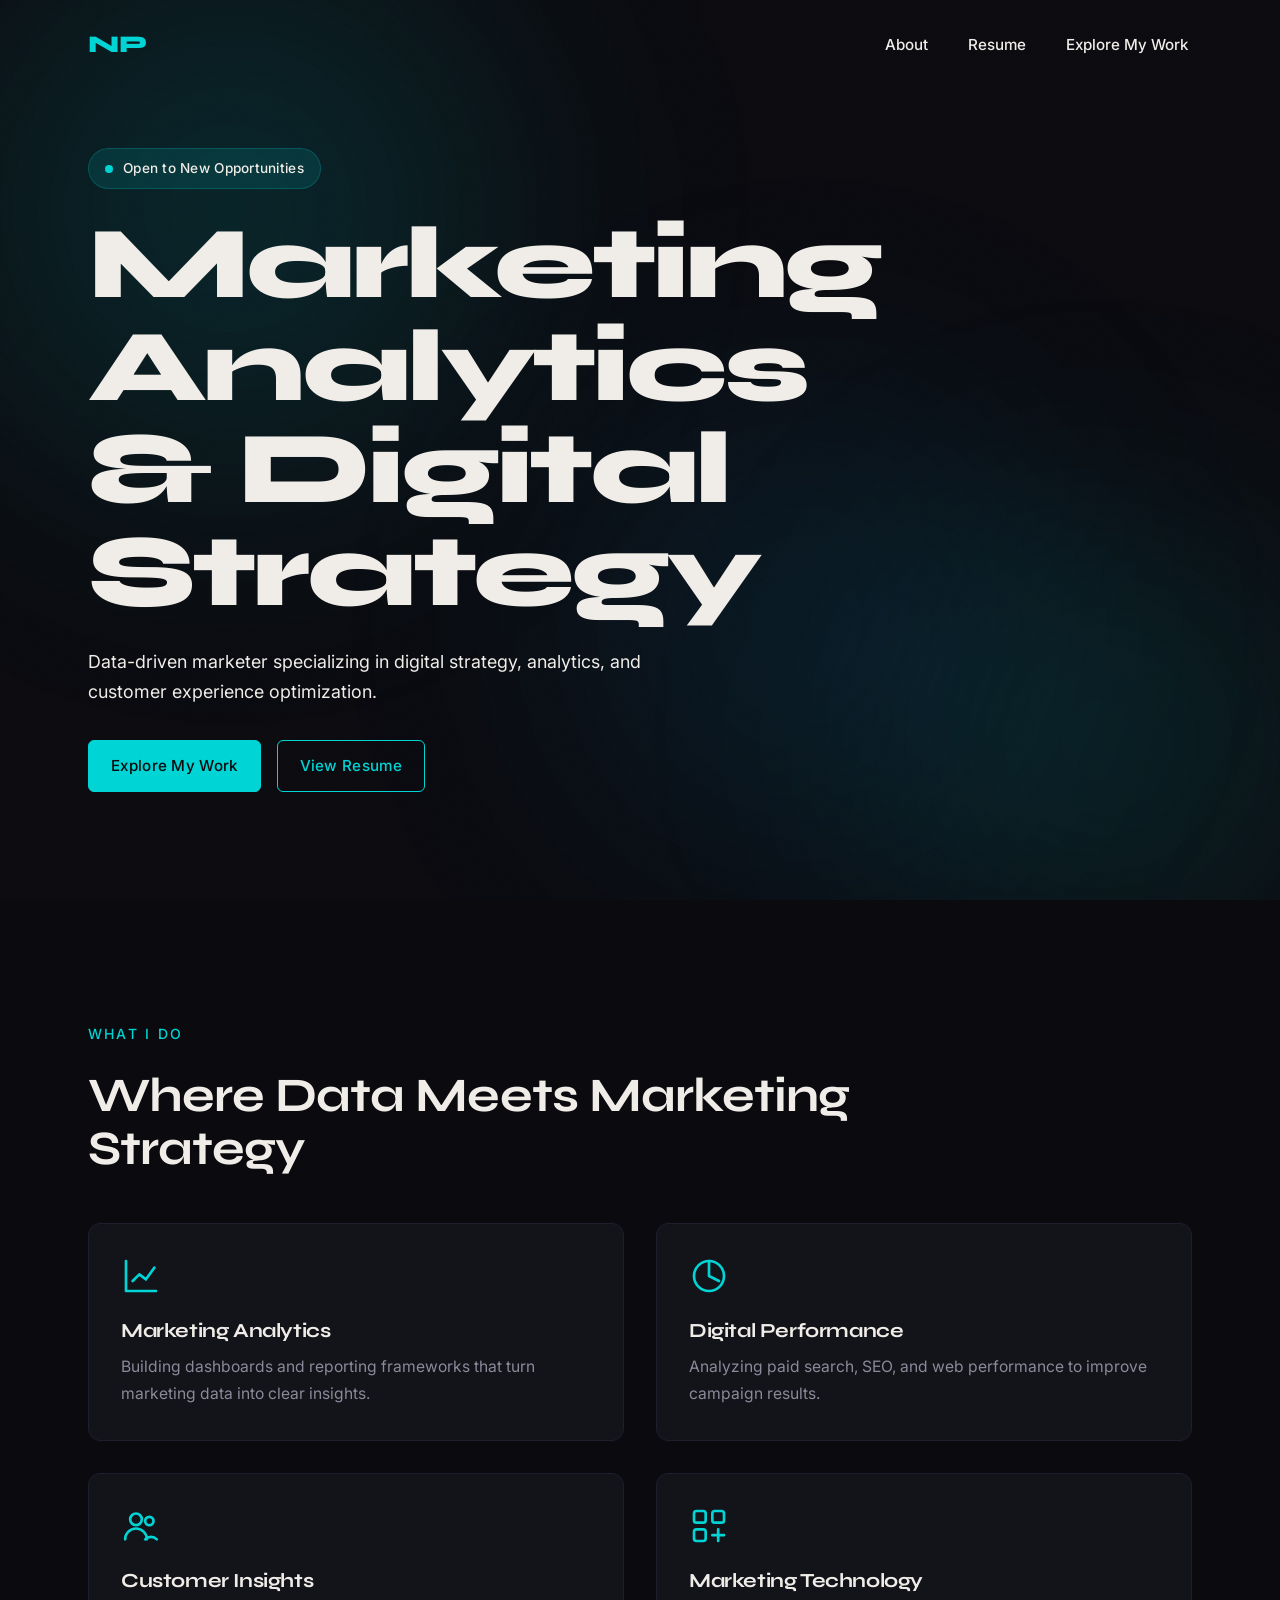
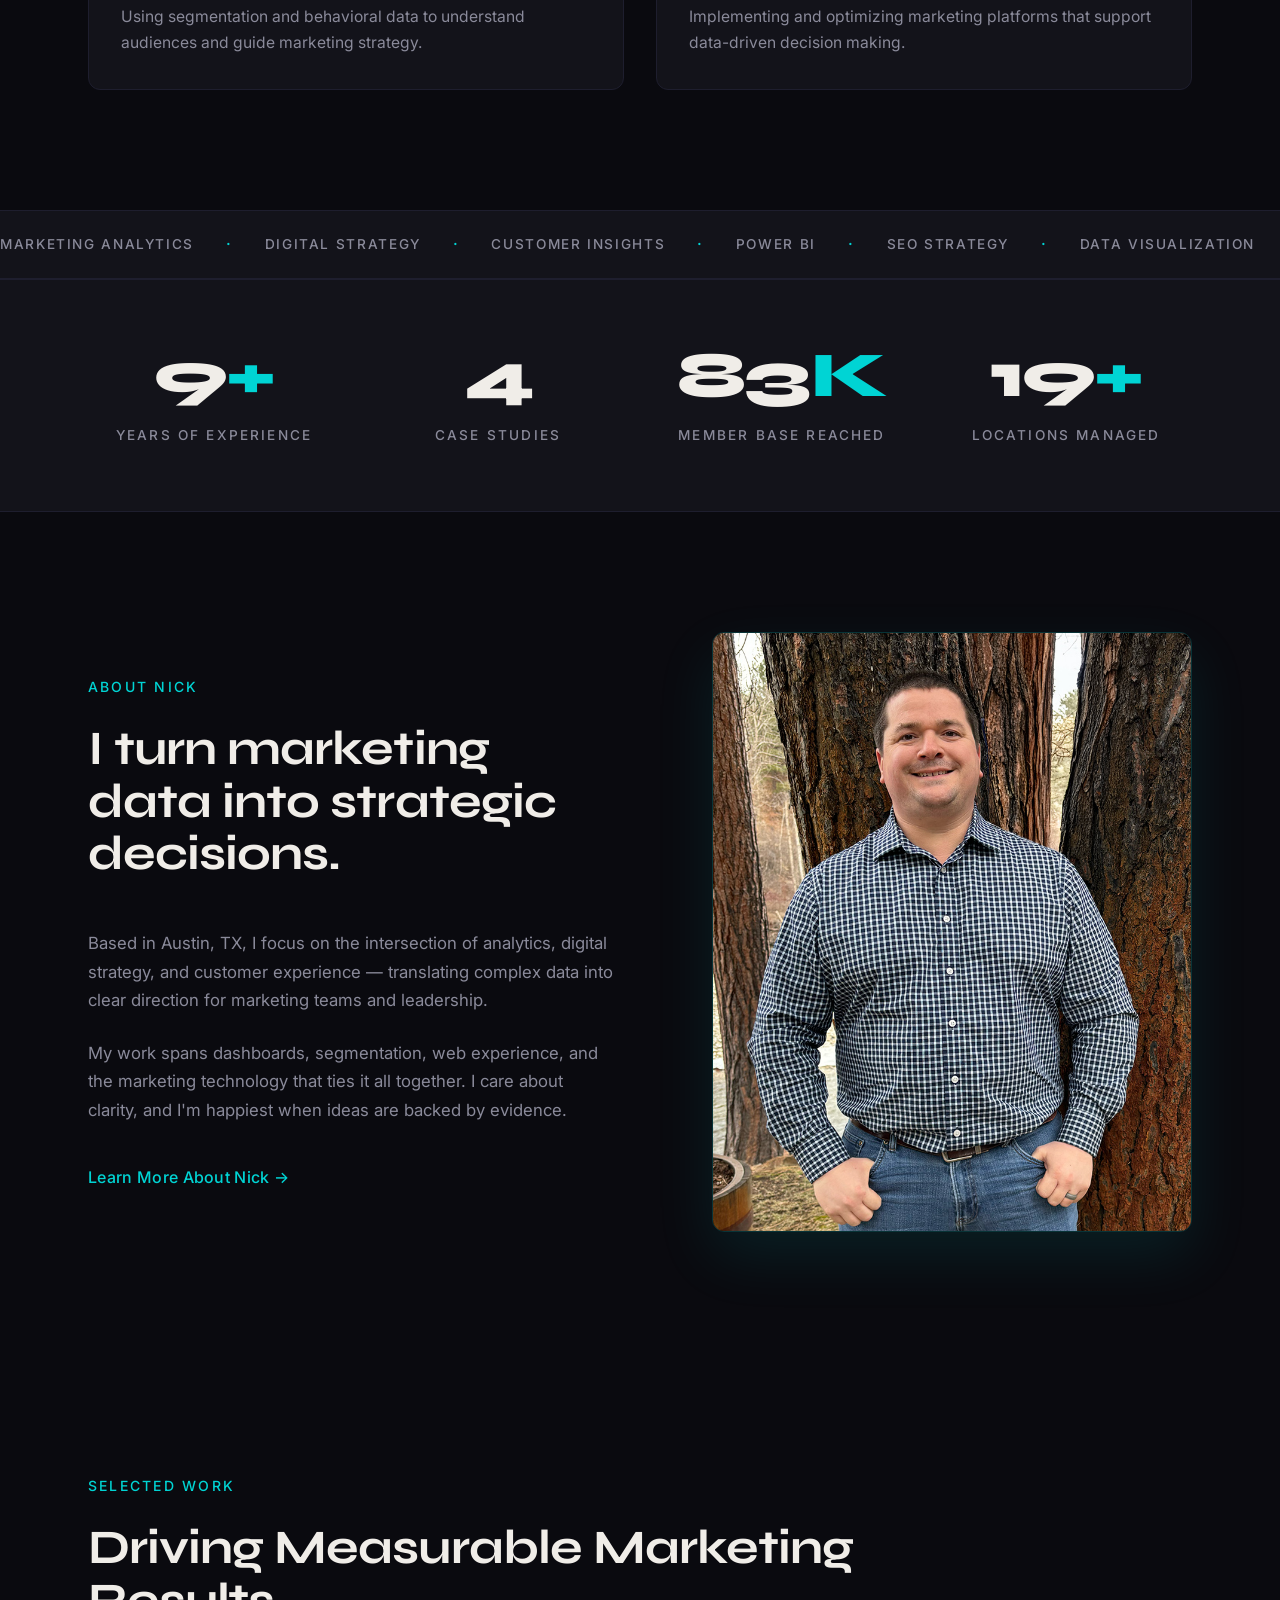
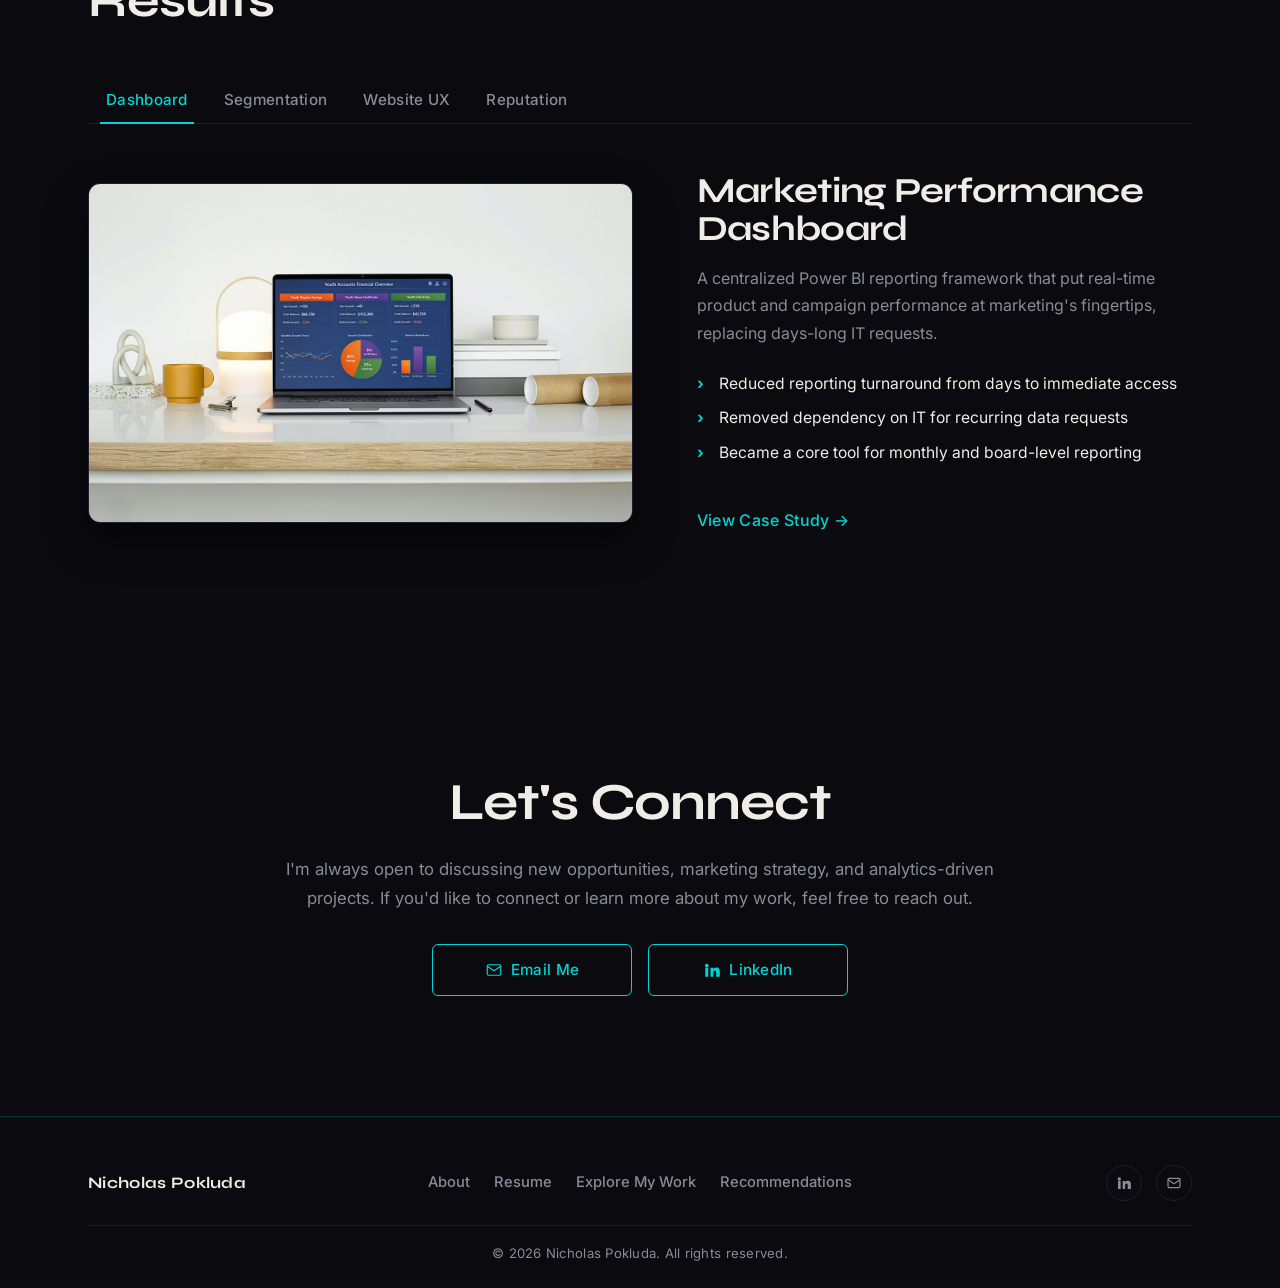
<file: index.html>
<!DOCTYPE html>
<html lang="en">
<head>
  <meta charset="UTF-8" />
  <meta name="viewport" content="width=device-width, initial-scale=1.0" />
  <title>Nicholas Pokluda — Marketing Analytics & Digital Strategy</title>
  <meta name="description" content="Portfolio of Nicholas Pokluda, a Marketing Analytics and Digital Strategy professional based in Austin, TX. Data-driven marketing, dashboards, segmentation, and customer experience." />

  <!-- Open Graph -->
  <meta property="og:type" content="website" />
  <meta property="og:url" content="https://nicholaspokluda.com/" />
  <meta property="og:title" content="Nicholas Pokluda — Marketing Analytics & Digital Strategy" />
  <meta property="og:description" content="Data-driven marketer specializing in digital strategy, analytics, and customer experience optimization." />
  <meta property="og:image" content="https://nicholaspokluda.com/img/og-image.png" />
  <meta property="og:image:width" content="1200" />
  <meta property="og:image:height" content="630" />

  <link rel="canonical" href="https://nicholaspokluda.com/" />
  <link rel="icon" type="image/x-icon" href="/assets/favicon.ico" />
  <link rel="icon" type="image/png" sizes="96x96" href="/assets/favicon-96x96.png" />
  <link rel="icon" type="image/svg+xml" href="/assets/favicon.svg" />
  <link rel="apple-touch-icon" sizes="180x180" href="/assets/apple-touch-icon.png" />
  <link rel="manifest" href="/assets/site.webmanifest" />

  <!-- Google Fonts -->
  <link rel="preconnect" href="https://fonts.googleapis.com" />
  <link rel="preconnect" href="https://fonts.gstatic.com" crossorigin />
  <link href="https://fonts.googleapis.com/css2?family=Syne:wght@400;700;800&family=Inter:wght@300;400;500;600&display=swap" rel="stylesheet" />

  <link rel="stylesheet" href="/css/styles.css" />

  <script src="/js/main.js" defer></script>
  <script src="/js/transitions.js" defer></script>
</head>
<body class="page-enter">

  <!-- Scroll progress bar -->
  <div class="scroll-progress" aria-hidden="true"></div>

  <!-- Navigation -->
  <header class="site-nav" role="banner">
    <div class="container nav-inner">
      <a href="/index.html" class="nav-monogram" aria-label="Nicholas Pokluda — Home">NP</a>
      <nav class="nav-links" aria-label="Primary">
        <a href="/about.html">About</a>
        <a href="/resume.html">Resume</a>
        <a href="/index.html#work">Explore My Work</a>
      </nav>
      <button class="nav-toggle" aria-label="Open menu" aria-expanded="false" aria-controls="mobile-nav">
        <span class="bar" aria-hidden="true"></span>
        <span class="bar" aria-hidden="true"></span>
        <span class="bar" aria-hidden="true"></span>
      </button>
    </div>
  </header>

  <!-- Mobile nav backdrop -->
  <div class="mobile-nav-backdrop" aria-hidden="true"></div>

  <!-- Mobile nav overlay -->
  <div class="mobile-nav" id="mobile-nav" role="dialog" aria-label="Mobile navigation" aria-modal="true">
    <button class="nav-close" aria-label="Close menu" type="button">
      <span></span>
      <span></span>
    </button>
    <ul>
      <li><a href="/about.html">About</a></li>
      <li><a href="/resume.html">Resume</a></li>
      <li><a href="/index.html#work">Explore My Work</a></li>
    </ul>
  </div>

  <main>

    <!-- HERO -->
    <section class="hero">
      <div class="hero-orbs" aria-hidden="true">
        <span class="hero-orb hero-orb--1"></span>
        <span class="hero-orb hero-orb--2"></span>
        <span class="hero-orb hero-orb--3"></span>
      </div>
      <div class="container">
        <div class="hero-content">
          <span class="availability-badge hero-anim" data-delay="0">
            <span class="dot" aria-hidden="true"></span>
            Open to New Opportunities
          </span>
          <h1 class="hero-headline hero-anim" data-delay="150">
            <span class="line">Marketing Analytics</span>
            <span class="line">&amp; Digital Strategy</span>
          </h1>
          <p class="hero-sub hero-anim" data-delay="300">
            Data-driven marketer specializing in digital strategy, analytics, and customer experience optimization.
          </p>
          <div class="btn-row hero-anim" data-delay="450">
            <a href="#work" class="btn btn-primary">Explore My Work</a>
            <a href="/resume.html" class="btn btn-outline">View Resume</a>
          </div>
        </div>
      </div>
    </section>

    <!-- SPECIALTY PILLARS -->
    <section class="section">
      <div class="container">
        <span class="section-label reveal">What I Do</span>
        <h2 class="section-heading reveal">Where Data Meets Marketing Strategy</h2>

        <div class="pillars-grid">
          <article class="pillar-card reveal" data-stagger="0">
            <svg class="pillar-icon" viewBox="0 0 24 24" fill="none" stroke="currentColor" stroke-width="1.6" stroke-linecap="round" stroke-linejoin="round" aria-hidden="true" role="img">
              <path d="M3 3v18h18" />
              <path d="M7 15l4-4 4 3 5-7" />
            </svg>
            <h3 class="pillar-title">Marketing Analytics</h3>
            <p>Building dashboards and reporting frameworks that turn marketing data into clear insights.</p>
          </article>

          <article class="pillar-card reveal" data-stagger="100">
            <svg class="pillar-icon" viewBox="0 0 24 24" fill="none" stroke="currentColor" stroke-width="1.6" stroke-linecap="round" stroke-linejoin="round" aria-hidden="true" role="img">
              <circle cx="12" cy="12" r="9" />
              <path d="M12 3v9l6 3" />
            </svg>
            <h3 class="pillar-title">Digital Performance</h3>
            <p>Analyzing paid search, SEO, and web performance to improve campaign results.</p>
          </article>

          <article class="pillar-card reveal" data-stagger="200">
            <svg class="pillar-icon" viewBox="0 0 24 24" fill="none" stroke="currentColor" stroke-width="1.6" stroke-linecap="round" stroke-linejoin="round" aria-hidden="true" role="img">
              <circle cx="9" cy="8" r="3.5" />
              <path d="M2.5 20a6.5 6.5 0 0 1 13 0" />
              <circle cx="17" cy="9" r="2.5" />
              <path d="M14.5 20a5 5 0 0 1 7 0" />
            </svg>
            <h3 class="pillar-title">Customer Insights</h3>
            <p>Using segmentation and behavioral data to understand audiences and guide marketing strategy.</p>
          </article>

          <article class="pillar-card reveal" data-stagger="300">
            <svg class="pillar-icon" viewBox="0 0 24 24" fill="none" stroke="currentColor" stroke-width="1.6" stroke-linecap="round" stroke-linejoin="round" aria-hidden="true" role="img">
              <rect x="3" y="3" width="7" height="7" rx="1.5" />
              <rect x="14" y="3" width="7" height="7" rx="1.5" />
              <rect x="3" y="14" width="7" height="7" rx="1.5" />
              <path d="M14 17.5h7M17.5 14v7" />
            </svg>
            <h3 class="pillar-title">Marketing Technology</h3>
            <p>Implementing and optimizing marketing platforms that support data-driven decision making.</p>
          </article>
        </div>
      </div>
    </section>

    <!-- MARQUEE BAND -->
    <div class="marquee-band" aria-hidden="true">
      <div class="marquee-track">
        <div class="marquee-content">
          <span>Marketing Analytics</span>
          <span class="dot">·</span>
          <span>Digital Strategy</span>
          <span class="dot">·</span>
          <span>Customer Insights</span>
          <span class="dot">·</span>
          <span>Power BI</span>
          <span class="dot">·</span>
          <span>SEO Strategy</span>
          <span class="dot">·</span>
          <span>Data Visualization</span>
          <span class="dot">·</span>
          <span>Segmentation</span>
          <span class="dot">·</span>
          <span>MarTech</span>
          <span class="dot">·</span>
          <span>Campaign Performance</span>
          <span class="dot">·</span>
          <span>Dashboard Development</span>
          <span class="dot">·</span>
        </div>
        <div class="marquee-content">
          <span>Marketing Analytics</span>
          <span class="dot">·</span>
          <span>Digital Strategy</span>
          <span class="dot">·</span>
          <span>Customer Insights</span>
          <span class="dot">·</span>
          <span>Power BI</span>
          <span class="dot">·</span>
          <span>SEO Strategy</span>
          <span class="dot">·</span>
          <span>Data Visualization</span>
          <span class="dot">·</span>
          <span>Segmentation</span>
          <span class="dot">·</span>
          <span>MarTech</span>
          <span class="dot">·</span>
          <span>Campaign Performance</span>
          <span class="dot">·</span>
          <span>Dashboard Development</span>
          <span class="dot">·</span>
        </div>
      </div>
    </div>

    <!-- STATS BAND -->
    <section class="stats-band">
      <div class="container">
        <div class="stats-grid">
          <div class="stat reveal">
            <div class="stat-number">
              <span data-counter="10">0</span><span class="stat-suffix">+</span>
            </div>
            <div class="stat-label">Years of Experience</div>
          </div>
          <div class="stat reveal" data-stagger="100">
            <div class="stat-number"><span data-counter="4">0</span></div>
            <div class="stat-label">Case Studies</div>
          </div>
          <div class="stat reveal" data-stagger="200">
            <div class="stat-number"><span data-counter="89">0</span><span class="stat-suffix">K</span></div>
            <div class="stat-label">Member Base Reached</div>
          </div>
          <div class="stat reveal" data-stagger="300">
            <div class="stat-number"><span data-counter="20">0</span><span class="stat-suffix">+</span></div>
            <div class="stat-label">Locations Managed</div>
          </div>
        </div>
      </div>
    </section>

    <!-- ABOUT TEASER -->
    <section class="section">
      <div class="container">
        <div class="about-teaser">
          <div class="about-teaser-text reveal">
            <span class="section-label">About Nick</span>
            <h2 class="section-heading">I turn marketing data into strategic decisions.</h2>
            <p>Based in Austin, TX, I focus on the intersection of analytics, digital strategy, and customer experience — translating complex data into clear direction for marketing teams and leadership.</p>
            <p>My work spans dashboards, segmentation, web experience, and the marketing technology that ties it all together. I care about clarity, and I'm happiest when ideas are backed by evidence.</p>
            <a href="/about.html" class="text-link">Learn More About Nick →</a>
          </div>
          <div class="about-teaser-img reveal" data-stagger="100">
            <img src="/img/headshot.jpg" alt="Portrait of Nicholas Pokluda" loading="lazy" />
          </div>
        </div>
      </div>
    </section>

    <!-- FEATURED WORK -->
    <section class="section" id="work">
      <div class="container">
        <span class="section-label reveal">Selected Work</span>
        <h2 class="section-heading reveal">Driving Measurable Marketing Results</h2>

        <!-- Tabs (desktop) -->
        <div class="work-tabs reveal" role="tablist" aria-label="Featured case studies">
          <button class="work-tab" role="tab" data-tab="dashboard" aria-selected="true" tabindex="0">Dashboard</button>
          <button class="work-tab" role="tab" data-tab="segmentation" aria-selected="false" tabindex="-1">Segmentation</button>
          <button class="work-tab" role="tab" data-tab="ux" aria-selected="false" tabindex="-1">Website UX</button>
          <button class="work-tab" role="tab" data-tab="reputation" aria-selected="false" tabindex="-1">Reputation</button>
        </div>

        <!-- Desktop tabbed panels -->
        <div class="work-panels">

          <!-- Dashboard -->
          <div class="work-panel is-active" data-panel="dashboard" role="tabpanel">
            <div class="work-panel-img">
              <img src="/img/project-dashboard.jpg" alt="Marketing Performance Dashboard preview" loading="lazy" />
            </div>
            <div class="work-panel-content">
              <h3 class="work-panel-title">Marketing Performance Dashboard</h3>
              <p class="work-panel-desc">A centralized Power BI reporting framework that put real-time product and campaign performance at marketing's fingertips, replacing days-long IT requests.</p>
              <ul class="work-results">
                <li>Reduced reporting turnaround from days to immediate access</li>
                <li>Removed dependency on IT for recurring data requests</li>
                <li>Became a core tool for monthly and board-level reporting</li>
              </ul>
              <a href="/case-study-dashboard.html" class="text-link">View Case Study →</a>
            </div>
          </div>

          <!-- Segmentation -->
          <div class="work-panel" data-panel="segmentation" role="tabpanel">
            <div class="work-panel-img">
              <img src="/img/project-segmentation.jpg" alt="Customer Segmentation Strategy preview" loading="lazy" />
            </div>
            <div class="work-panel-content">
              <h3 class="work-panel-title">Customer Segmentation Strategy</h3>
              <p class="work-panel-desc">A behavioral segmentation framework and lifecycle journey system that turned a one-size-fits-all email program into targeted, scalable communication for 89,000 members.</p>
              <ul class="work-results">
                <li>Increased email engagement through more targeted messaging</li>
                <li>Reduced unsubscribe rates by improving content relevance</li>
                <li>Enabled scalable, personalized lifecycle marketing journeys</li>
              </ul>
              <a href="/case-study-segmentation.html" class="text-link">View Case Study →</a>
            </div>
          </div>

          <!-- UX -->
          <div class="work-panel" data-panel="ux" role="tabpanel">
            <div class="work-panel-img">
              <img src="/img/project-ux.jpg" alt="Website Redesign &amp; UX Strategy preview" loading="lazy" />
            </div>
            <div class="work-panel-content">
              <h3 class="work-panel-title">Website Redesign &amp; UX Strategy</h3>
              <p class="work-panel-desc">Led a full audit and 185+ page redesign focused on discoverability, navigation, and conversion paths — improving how members and prospects experience the brand online.</p>
              <ul class="work-results">
                <li>Reduced bounce rate by approximately 4% month-over-month</li>
                <li>Increased average time on site and scroll depth</li>
                <li>Restructured 185+ pages with consistent templates</li>
              </ul>
              <a href="/case-study-ux.html" class="text-link">View Case Study →</a>
            </div>
          </div>

          <!-- Reputation -->
          <div class="work-panel" data-panel="reputation" role="tabpanel">
            <div class="work-panel-img">
              <img src="/img/project-reputation.jpg" alt="Reputation &amp; Listings Management Platform preview" loading="lazy" />
            </div>
            <div class="work-panel-content">
              <h3 class="work-panel-title">Reputation &amp; Listings Management</h3>
              <p class="work-panel-desc">Implemented Birdeye to consolidate review monitoring and listing management across 20+ branch locations, transforming a reactive process into a proactive program.</p>
              <ul class="work-results">
                <li>Increased review response rate from 43% to 65%</li>
                <li>Reduced average response time from three weeks to one</li>
                <li>Enabled scalable management across 20+ locations</li>
              </ul>
              <a href="/case-study-reputation.html" class="text-link">View Case Study →</a>
            </div>
          </div>

        </div>

        <!-- Mobile accordion -->
        <div class="work-accordion" data-accordion>

          <div class="work-acc-item">
            <button class="work-acc-header" type="button" aria-expanded="false" aria-controls="acc-dashboard" id="acc-h-dashboard">
              <span>Marketing Performance Dashboard</span>
              <svg class="work-acc-chevron" viewBox="0 0 24 24" fill="none" stroke="currentColor" stroke-width="2" stroke-linecap="round" stroke-linejoin="round" aria-hidden="true">
                <path d="M6 9l6 6 6-6" />
              </svg>
            </button>
            <div class="work-acc-panel" id="acc-dashboard" role="region" aria-labelledby="acc-h-dashboard">
              <div class="work-acc-body">
                <div class="work-acc-img">
                  <img src="/img/project-dashboard.jpg" alt="Marketing Performance Dashboard preview" loading="lazy" />
                </div>
                <p>A centralized Power BI reporting framework that put real-time product and campaign performance at marketing's fingertips, replacing days-long IT requests.</p>
                <ul class="work-results">
                  <li>Reduced reporting turnaround from days to immediate access</li>
                  <li>Removed dependency on IT for recurring data requests</li>
                  <li>Became a core tool for monthly and board-level reporting</li>
                </ul>
                <a href="/case-study-dashboard.html" class="text-link">View Case Study →</a>
              </div>
            </div>
          </div>

          <div class="work-acc-item">
            <button class="work-acc-header" type="button" aria-expanded="false" aria-controls="acc-segmentation" id="acc-h-segmentation">
              <span>Customer Segmentation Strategy</span>
              <svg class="work-acc-chevron" viewBox="0 0 24 24" fill="none" stroke="currentColor" stroke-width="2" stroke-linecap="round" stroke-linejoin="round" aria-hidden="true">
                <path d="M6 9l6 6 6-6" />
              </svg>
            </button>
            <div class="work-acc-panel" id="acc-segmentation" role="region" aria-labelledby="acc-h-segmentation">
              <div class="work-acc-body">
                <div class="work-acc-img">
                  <img src="/img/project-segmentation.jpg" alt="Customer Segmentation Strategy preview" loading="lazy" />
                </div>
                <p>A behavioral segmentation framework and lifecycle journey system that turned a one-size-fits-all email program into targeted, scalable communication for 89,000 members.</p>
                <ul class="work-results">
                  <li>Increased email engagement through more targeted messaging</li>
                  <li>Reduced unsubscribe rates by improving content relevance</li>
                  <li>Enabled scalable, personalized lifecycle marketing journeys</li>
                </ul>
                <a href="/case-study-segmentation.html" class="text-link">View Case Study →</a>
              </div>
            </div>
          </div>

          <div class="work-acc-item">
            <button class="work-acc-header" type="button" aria-expanded="false" aria-controls="acc-ux" id="acc-h-ux">
              <span>Website Redesign &amp; UX Strategy</span>
              <svg class="work-acc-chevron" viewBox="0 0 24 24" fill="none" stroke="currentColor" stroke-width="2" stroke-linecap="round" stroke-linejoin="round" aria-hidden="true">
                <path d="M6 9l6 6 6-6" />
              </svg>
            </button>
            <div class="work-acc-panel" id="acc-ux" role="region" aria-labelledby="acc-h-ux">
              <div class="work-acc-body">
                <div class="work-acc-img">
                  <img src="/img/project-ux.jpg" alt="Website Redesign &amp; UX Strategy preview" loading="lazy" />
                </div>
                <p>Led a full audit and 185+ page redesign focused on discoverability, navigation, and conversion paths — improving how members and prospects experience the brand online.</p>
                <ul class="work-results">
                  <li>Reduced bounce rate by approximately 4% month-over-month</li>
                  <li>Increased average time on site and scroll depth</li>
                  <li>Restructured 185+ pages with consistent templates</li>
                </ul>
                <a href="/case-study-ux.html" class="text-link">View Case Study →</a>
              </div>
            </div>
          </div>

          <div class="work-acc-item">
            <button class="work-acc-header" type="button" aria-expanded="false" aria-controls="acc-reputation" id="acc-h-reputation">
              <span>Reputation &amp; Listings Management</span>
              <svg class="work-acc-chevron" viewBox="0 0 24 24" fill="none" stroke="currentColor" stroke-width="2" stroke-linecap="round" stroke-linejoin="round" aria-hidden="true">
                <path d="M6 9l6 6 6-6" />
              </svg>
            </button>
            <div class="work-acc-panel" id="acc-reputation" role="region" aria-labelledby="acc-h-reputation">
              <div class="work-acc-body">
                <div class="work-acc-img">
                  <img src="/img/project-reputation.jpg" alt="Reputation &amp; Listings Management Platform preview" loading="lazy" />
                </div>
                <p>Implemented Birdeye to consolidate review monitoring and listing management across 20+ branch locations, transforming a reactive process into a proactive program.</p>
                <ul class="work-results">
                  <li>Increased review response rate from 43% to 65%</li>
                  <li>Reduced average response time from three weeks to one</li>
                  <li>Enabled scalable management across 20+ locations</li>
                </ul>
                <a href="/case-study-reputation.html" class="text-link">View Case Study →</a>
              </div>
            </div>
          </div>

        </div>
      </div>
    </section>

    <!-- CONNECT -->
    <section class="section">
      <div class="container">
        <div class="connect reveal">
          <h2>Let's Connect</h2>
          <p>I'm always open to discussing new opportunities, marketing strategy, and analytics-driven projects. If you'd like to connect or learn more about my work, feel free to reach out.</p>
          <div class="connect-actions">
            <a href="mailto:njpokluda@gmail.com" class="btn btn-outline">
              <svg viewBox="0 0 24 24" width="18" height="18" fill="none" stroke="currentColor" stroke-width="1.6" aria-hidden="true">
                <rect x="3" y="5" width="18" height="14" rx="2" />
                <path d="M3 7l9 6 9-6" />
              </svg>
              Email Me
            </a>
            <a href="https://www.linkedin.com/in/nicholas-pokluda" target="_blank" rel="noopener noreferrer" class="btn btn-outline">
              <svg viewBox="0 0 24 24" width="18" height="18" fill="currentColor" aria-hidden="true">
                <path d="M4.98 3.5a2.5 2.5 0 1 1 0 5 2.5 2.5 0 0 1 0-5zM3 9h4v12H3V9zm7 0h3.8v1.7h.05c.53-1 1.83-2.05 3.77-2.05 4.04 0 4.78 2.66 4.78 6.12V21H17.6v-5.4c0-1.29-.02-2.95-1.8-2.95-1.8 0-2.07 1.4-2.07 2.86V21H10V9z"/>
              </svg>
              LinkedIn
            </a>
          </div>
        </div>
      </div>
    </section>

  </main>

  <!-- Back to top -->
  <button class="back-to-top" aria-label="Back to top">
    <svg viewBox="0 0 24 24" fill="none" stroke="currentColor" stroke-width="2" stroke-linecap="round" stroke-linejoin="round" aria-hidden="true">
      <path d="M12 19V5" />
      <path d="M5 12l7-7 7 7" />
    </svg>
  </button>

  <!-- Footer -->
  <footer class="site-footer" role="contentinfo">
    <div class="container">
      <div class="footer-inner">
        <div class="footer-brand">Nicholas Pokluda</div>
        <nav class="footer-links" aria-label="Footer">
          <a href="/about.html">About</a>
          <a href="/resume.html">Resume</a>
          <a href="/index.html#work">Explore My Work</a>
          <a href="/recommendations.html">Recommendations</a>
        </nav>
        <div class="footer-social">
          <a href="https://www.linkedin.com/in/nicholas-pokluda" target="_blank" rel="noopener noreferrer" aria-label="LinkedIn">
            <svg viewBox="0 0 24 24" fill="currentColor" aria-hidden="true">
              <path d="M4.98 3.5a2.5 2.5 0 1 1 0 5 2.5 2.5 0 0 1 0-5zM3 9h4v12H3V9zm7 0h3.8v1.7h.05c.53-1 1.83-2.05 3.77-2.05 4.04 0 4.78 2.66 4.78 6.12V21H17.6v-5.4c0-1.29-.02-2.95-1.8-2.95-1.8 0-2.07 1.4-2.07 2.86V21H10V9z"/>
            </svg>
          </a>
          <a href="mailto:njpokluda@gmail.com" aria-label="Email Nicholas">
            <svg viewBox="0 0 24 24" fill="none" stroke="currentColor" stroke-width="1.8" aria-hidden="true">
              <rect x="3" y="5" width="18" height="14" rx="2" />
              <path d="M3 7l9 6 9-6" />
            </svg>
          </a>
        </div>
      </div>
      <div class="footer-copy">© <span id="year"></span> Nicholas Pokluda. All rights reserved.</div>
    </div>
  </footer>

</body>
</html>
</file>
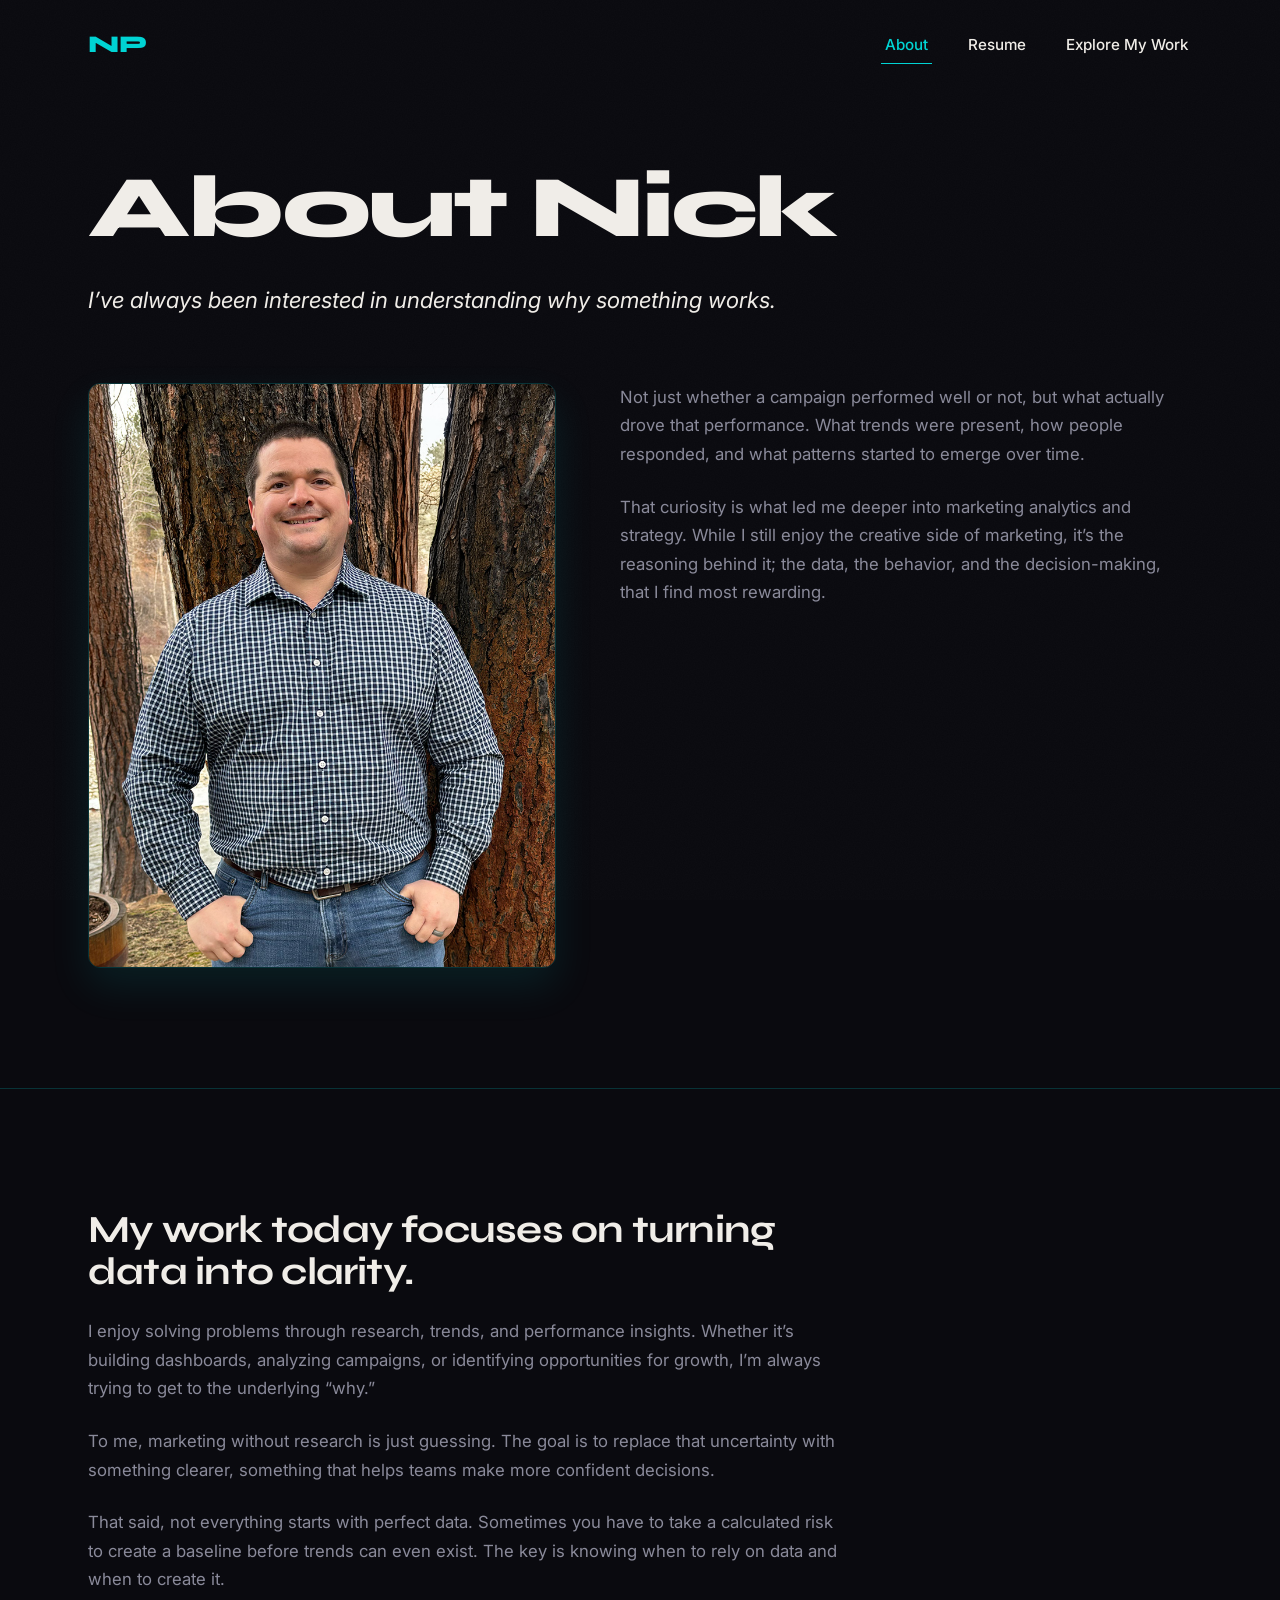
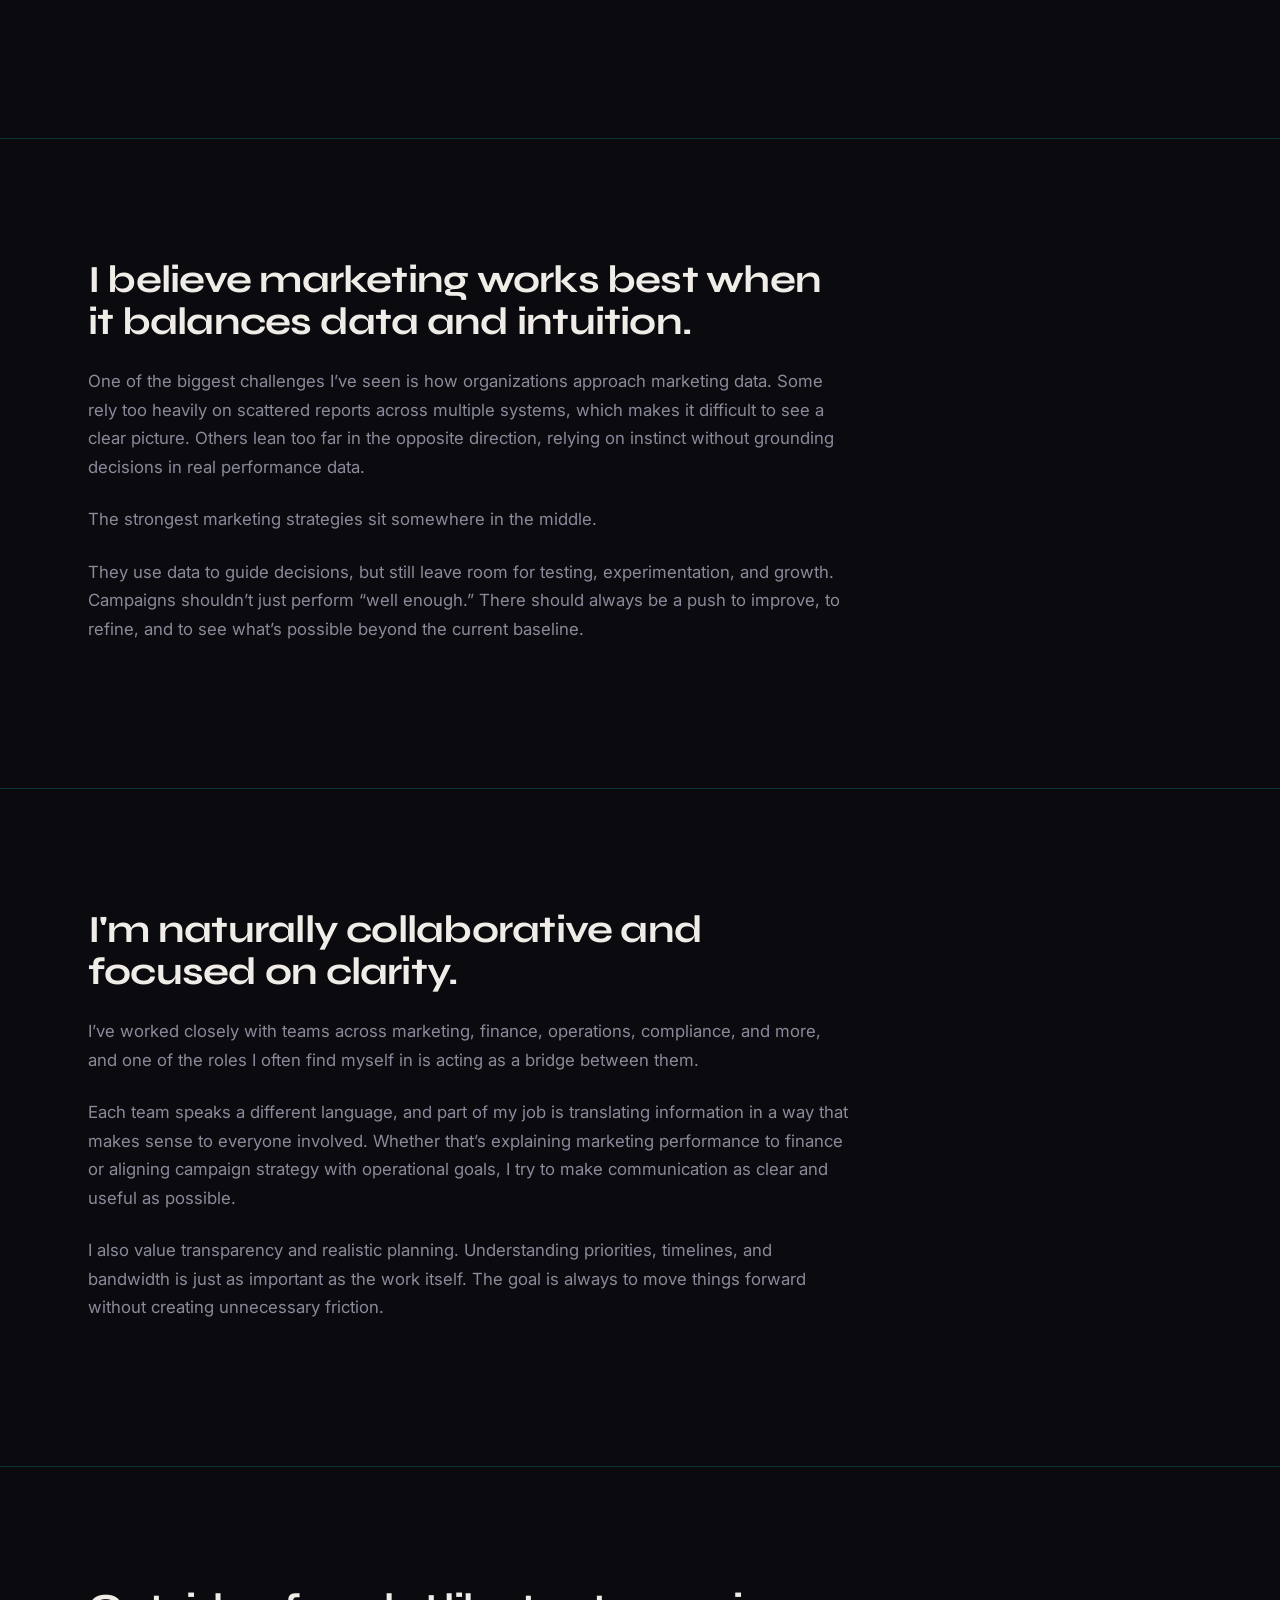
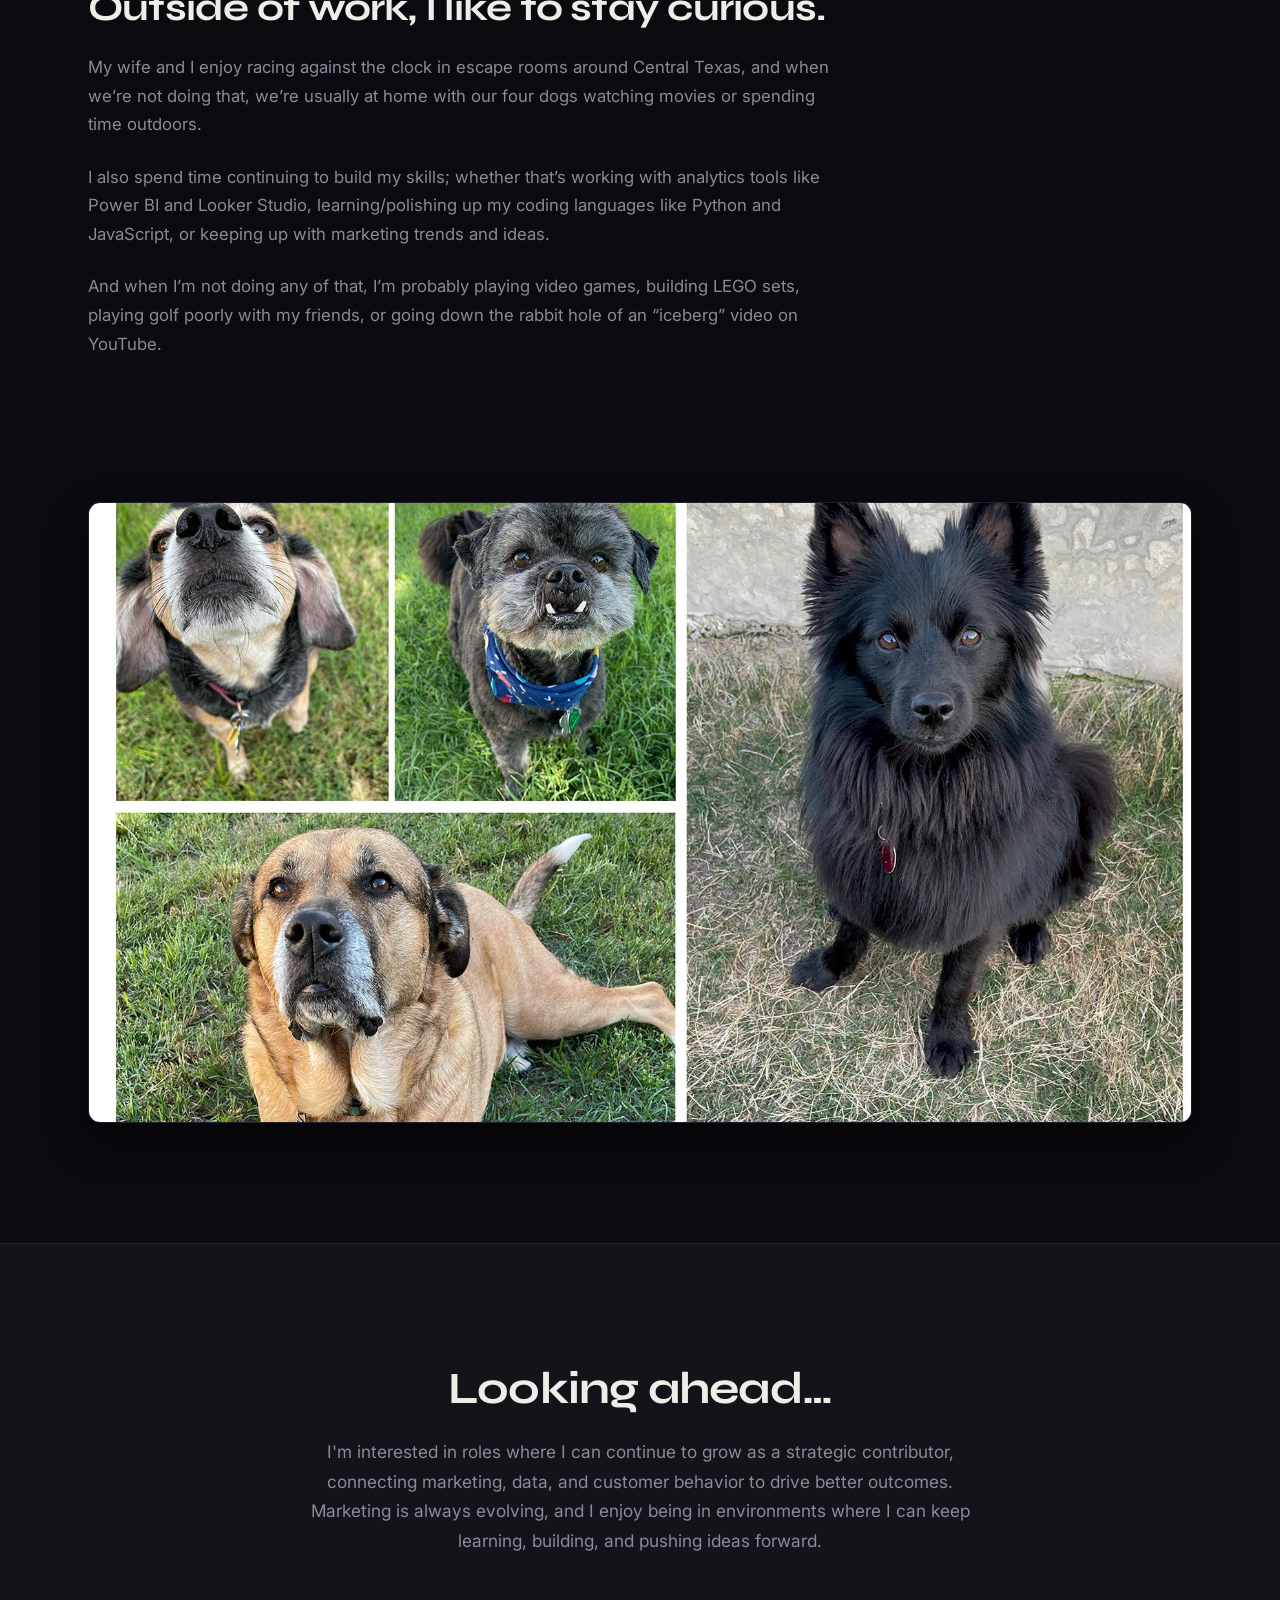
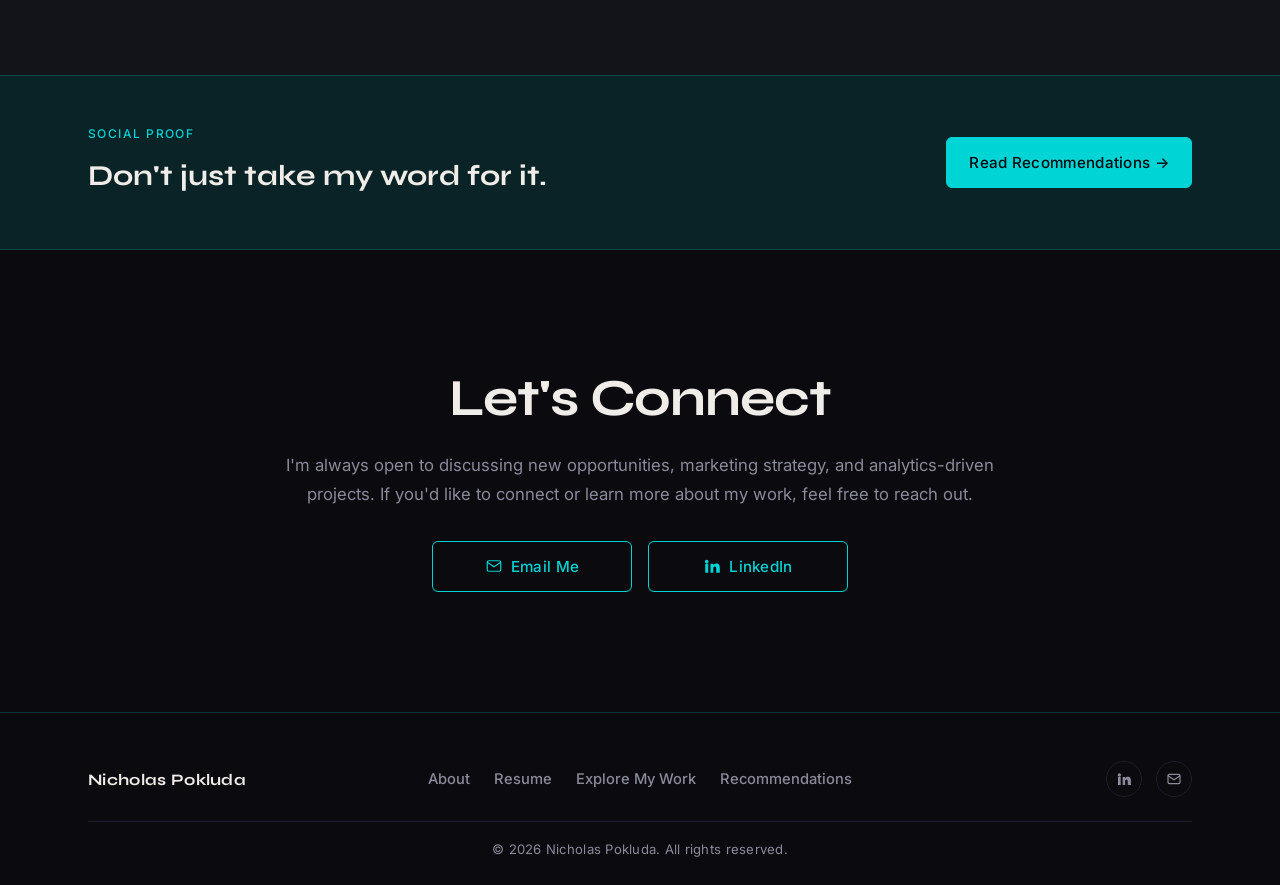
<file: about.html>
<!DOCTYPE html>
<html lang="en">
<head>
  <meta charset="UTF-8" />
  <meta name="viewport" content="width=device-width, initial-scale=1.0" />
  <title>About Nick — Nicholas Pokluda</title>
  <meta name="description" content="Get to know Nicholas Pokluda — a marketing analytics and digital strategy professional based in Austin, TX, focused on turning data into clarity and better decisions." />

  <meta property="og:type" content="website" />
  <meta property="og:url" content="https://nicholaspokluda.com/about.html" />
  <meta property="og:title" content="About Nick — Nicholas Pokluda" />
  <meta property="og:description" content="A marketing analytics and digital strategy professional focused on turning data into clarity and better decisions." />
  <meta property="og:image" content="https://nicholaspokluda.com/img/og-image.png" />
  <meta property="og:image:width" content="1200" />
  <meta property="og:image:height" content="630" />

  <link rel="canonical" href="https://nicholaspokluda.com/about.html" />
  <link rel="icon" type="image/x-icon" href="/assets/favicon.ico" />
  <link rel="icon" type="image/png" sizes="96x96" href="/assets/favicon-96x96.png" />
  <link rel="icon" type="image/svg+xml" href="/assets/favicon.svg" />
  <link rel="apple-touch-icon" sizes="180x180" href="/assets/apple-touch-icon.png" />
  <link rel="manifest" href="/assets/site.webmanifest" />

  <link rel="preconnect" href="https://fonts.googleapis.com" />
  <link rel="preconnect" href="https://fonts.gstatic.com" crossorigin />
  <link href="https://fonts.googleapis.com/css2?family=Syne:wght@400;700;800&family=Inter:wght@300;400;500;600&display=swap" rel="stylesheet" />

  <link rel="stylesheet" href="/css/styles.css" />

  <script src="/js/main.js" defer></script>
  <script src="/js/transitions.js" defer></script>
</head>
<body class="page-enter">

  <div class="scroll-progress" aria-hidden="true"></div>

  <header class="site-nav" role="banner">
    <div class="container nav-inner">
      <a href="/index.html" class="nav-monogram" aria-label="Nicholas Pokluda — Home">NP</a>
      <nav class="nav-links" aria-label="Primary">
        <a href="/about.html" class="is-active">About</a>
        <a href="/resume.html">Resume</a>
        <a href="/index.html#work">Explore My Work</a>
      </nav>
      <button class="nav-toggle" aria-label="Open menu" aria-expanded="false" aria-controls="mobile-nav">
        <span class="bar"></span><span class="bar"></span><span class="bar"></span>
      </button>
    </div>
  </header>

  <div class="mobile-nav-backdrop" aria-hidden="true"></div>

  <div class="mobile-nav" id="mobile-nav" role="dialog" aria-label="Mobile navigation" aria-modal="true">
    <button class="nav-close" aria-label="Close menu" type="button">
      <span></span>
      <span></span>
    </button>
    <ul>
      <li><a href="/about.html">About</a></li>
      <li><a href="/resume.html">Resume</a></li>
      <li><a href="/index.html#work">Explore My Work</a></li>
    </ul>
  </div>

  <main>

    <!-- PAGE HERO -->
    <section class="page-hero">
      <div class="container">
        <h1 class="reveal">About Nick</h1>
        <p class="subline reveal">I’ve always been interested in understanding why something works.</p>
      </div>
    </section>

    <!-- INTRO -->
    <section class="section" style="padding-top: 0;">
      <div class="container">
        <div class="about-intro">
          <div class="about-intro-img reveal">
            <img src="/img/headshot.jpg" alt="Portrait of Nicholas Pokluda" loading="lazy" />
          </div>
          <div class="narrative reveal" data-stagger="100">
            <p>Not just whether a campaign performed well or not, but what actually drove that performance. What trends were present, how people responded, and what patterns started to emerge over time.</p>
            <p>That curiosity is what led me deeper into marketing analytics and strategy. While I still enjoy the creative side of marketing, it’s the reasoning behind it; the data, the behavior, and the decision-making, that I find most rewarding.</p>
          </div>
        </div>
      </div>
    </section>

    <hr class="accent-line" />

    <!-- NARRATIVE 1 -->
    <section class="section">
      <div class="container">
        <div class="narrative reveal">
          <h2>My work today focuses on turning data into clarity.</h2>
          <p>I enjoy solving problems through research, trends, and performance insights. Whether it’s building dashboards, analyzing campaigns, or identifying opportunities for growth, I’m always trying to get to the underlying “why.”</p>
          <p>To me, marketing without research is just guessing. The goal is to replace that uncertainty with something clearer, something that helps teams make more confident decisions.</p>
<p>That said, not everything starts with perfect data. Sometimes you have to take a calculated risk to create a baseline before trends can even exist. The key is knowing when to rely on data and when to create it.</p>
        </div>
      </div>
    </section>

    <hr class="accent-line" />

    <!-- NARRATIVE 2 -->
    <section class="section">
      <div class="container">
        <div class="narrative reveal">
          <h2>I believe marketing works best when it balances data and intuition.</h2>
          <p>One of the biggest challenges I’ve seen is how organizations approach marketing data. Some rely too heavily on scattered reports across multiple systems, which makes it difficult to see a clear picture. Others lean too far in the opposite direction, relying on instinct without grounding decisions in real performance data.</p>
          <p>The strongest marketing strategies sit somewhere in the middle.</p>
          <p>They use data to guide decisions, but still leave room for testing, experimentation, and growth. Campaigns shouldn’t just perform “well enough.” There should always be a push to improve, to refine, and to see what’s possible beyond the current baseline.</p>
        </div>
      </div>
    </section>

    <hr class="accent-line" />

    <!-- NARRATIVE 3 -->
    <section class="section">
      <div class="container">
        <div class="narrative reveal">
          <h2>I'm naturally collaborative and focused on clarity.</h2>
          <p>I’ve worked closely with teams across marketing, finance, operations, compliance, and more, and one of the roles I often find myself in is acting as a bridge between them.</p>
          <p>Each team speaks a different language, and part of my job is translating information in a way that makes sense to everyone involved. Whether that’s explaining marketing performance to finance or aligning campaign strategy with operational goals, I try to make communication as clear and useful as possible.</p>
          <p>I also value transparency and realistic planning. Understanding priorities, timelines, and bandwidth is just as important as the work itself. The goal is always to move things forward without creating unnecessary friction.</p>
        </div>
      </div>
    </section>

    <hr class="accent-line" />

    <!-- NARRATIVE 4 -->
    <section class="section">
      <div class="container">
        <div class="narrative reveal">
          <h2>Outside of work, I like to stay curious.</h2>
          <p>My wife and I enjoy racing against the clock in escape rooms around Central Texas, and when we’re not doing that, we’re usually at home with our four dogs watching movies or spending time outdoors.</p>
          <p>I also spend time continuing to build my skills; whether that’s working with analytics tools like Power BI and Looker Studio, learning/polishing up my coding languages like Python and JavaScript, or keeping up with marketing trends and ideas.</p>
          <p>And when I’m not doing any of that, I’m probably playing video games, building LEGO sets, playing golf poorly with my friends, or going down the rabbit hole of an “iceberg” video on YouTube.</p>
        </div>
      </div>
    </section>

    <!-- DOG IMAGE -->
    <section class="section" style="padding-top: 0;">
      <div class="container">
        <div class="full-bleed-img reveal">
          <img src="/img/dogs.jpg" alt="Nick's dogs" loading="lazy" />
        </div>
      </div>
    </section>

    <!-- LOOKING AHEAD -->
    <section class="section looking-ahead">
      <div class="container">
        <h2 class="reveal">Looking ahead…</h2>
        <p class="reveal">I'm interested in roles where I can continue to grow as a strategic contributor, connecting marketing, data, and customer behavior to drive better outcomes. Marketing is always evolving, and I enjoy being in environments where I can keep learning, building, and pushing ideas forward.</p>
      </div>
    </section>

    <!-- RECOMMENDATIONS BAND -->
    <section class="rec-band">
      <div class="container">
        <div class="rec-band__inner">
          <div class="rec-band__text">
            <span class="rec-band__label">SOCIAL PROOF</span>
            <p class="rec-band__heading">Don't just take my word for it.</p>
          </div>
          <a href="/recommendations.html" class="btn btn-primary">
            Read Recommendations →
          </a>
        </div>
      </div>
    </section>

    <!-- CONNECT -->
    <section class="section">
      <div class="container">
        <div class="connect reveal">
          <h2>Let's Connect</h2>
          <p>I'm always open to discussing new opportunities, marketing strategy, and analytics-driven projects. If you'd like to connect or learn more about my work, feel free to reach out.</p>
          <div class="connect-actions">
            <a href="mailto:njpokluda@gmail.com" class="btn btn-outline">
              <svg viewBox="0 0 24 24" width="18" height="18" fill="none" stroke="currentColor" stroke-width="1.6" aria-hidden="true">
                <rect x="3" y="5" width="18" height="14" rx="2" />
                <path d="M3 7l9 6 9-6" />
              </svg>
              Email Me
            </a>
            <a href="https://www.linkedin.com/in/nicholas-pokluda" target="_blank" rel="noopener noreferrer" class="btn btn-outline">
              <svg viewBox="0 0 24 24" width="18" height="18" fill="currentColor" aria-hidden="true">
                <path d="M4.98 3.5a2.5 2.5 0 1 1 0 5 2.5 2.5 0 0 1 0-5zM3 9h4v12H3V9zm7 0h3.8v1.7h.05c.53-1 1.83-2.05 3.77-2.05 4.04 0 4.78 2.66 4.78 6.12V21H17.6v-5.4c0-1.29-.02-2.95-1.8-2.95-1.8 0-2.07 1.4-2.07 2.86V21H10V9z"/>
              </svg>
              LinkedIn
            </a>
          </div>
        </div>
      </div>
    </section>

  </main>

  <button class="back-to-top" aria-label="Back to top">
    <svg viewBox="0 0 24 24" fill="none" stroke="currentColor" stroke-width="2" stroke-linecap="round" stroke-linejoin="round" aria-hidden="true">
      <path d="M12 19V5" />
      <path d="M5 12l7-7 7 7" />
    </svg>
  </button>

  <footer class="site-footer" role="contentinfo">
    <div class="container">
      <div class="footer-inner">
        <div class="footer-brand">Nicholas Pokluda</div>
        <nav class="footer-links" aria-label="Footer">
          <a href="/about.html">About</a>
          <a href="/resume.html">Resume</a>
          <a href="/index.html#work">Explore My Work</a>
          <a href="/recommendations.html">Recommendations</a>
        </nav>
        <div class="footer-social">
          <a href="https://www.linkedin.com/in/nicholas-pokluda" target="_blank" rel="noopener noreferrer" aria-label="LinkedIn">
            <svg viewBox="0 0 24 24" fill="currentColor" aria-hidden="true">
              <path d="M4.98 3.5a2.5 2.5 0 1 1 0 5 2.5 2.5 0 0 1 0-5zM3 9h4v12H3V9zm7 0h3.8v1.7h.05c.53-1 1.83-2.05 3.77-2.05 4.04 0 4.78 2.66 4.78 6.12V21H17.6v-5.4c0-1.29-.02-2.95-1.8-2.95-1.8 0-2.07 1.4-2.07 2.86V21H10V9z"/>
            </svg>
          </a>
          <a href="mailto:njpokluda@gmail.com" aria-label="Email Nicholas">
            <svg viewBox="0 0 24 24" fill="none" stroke="currentColor" stroke-width="1.8" aria-hidden="true">
              <rect x="3" y="5" width="18" height="14" rx="2" />
              <path d="M3 7l9 6 9-6" />
            </svg>
          </a>
        </div>
      </div>
      <div class="footer-copy">© <span id="year"></span> Nicholas Pokluda. All rights reserved.</div>
    </div>
  </footer>

</body>
</html>
</file>
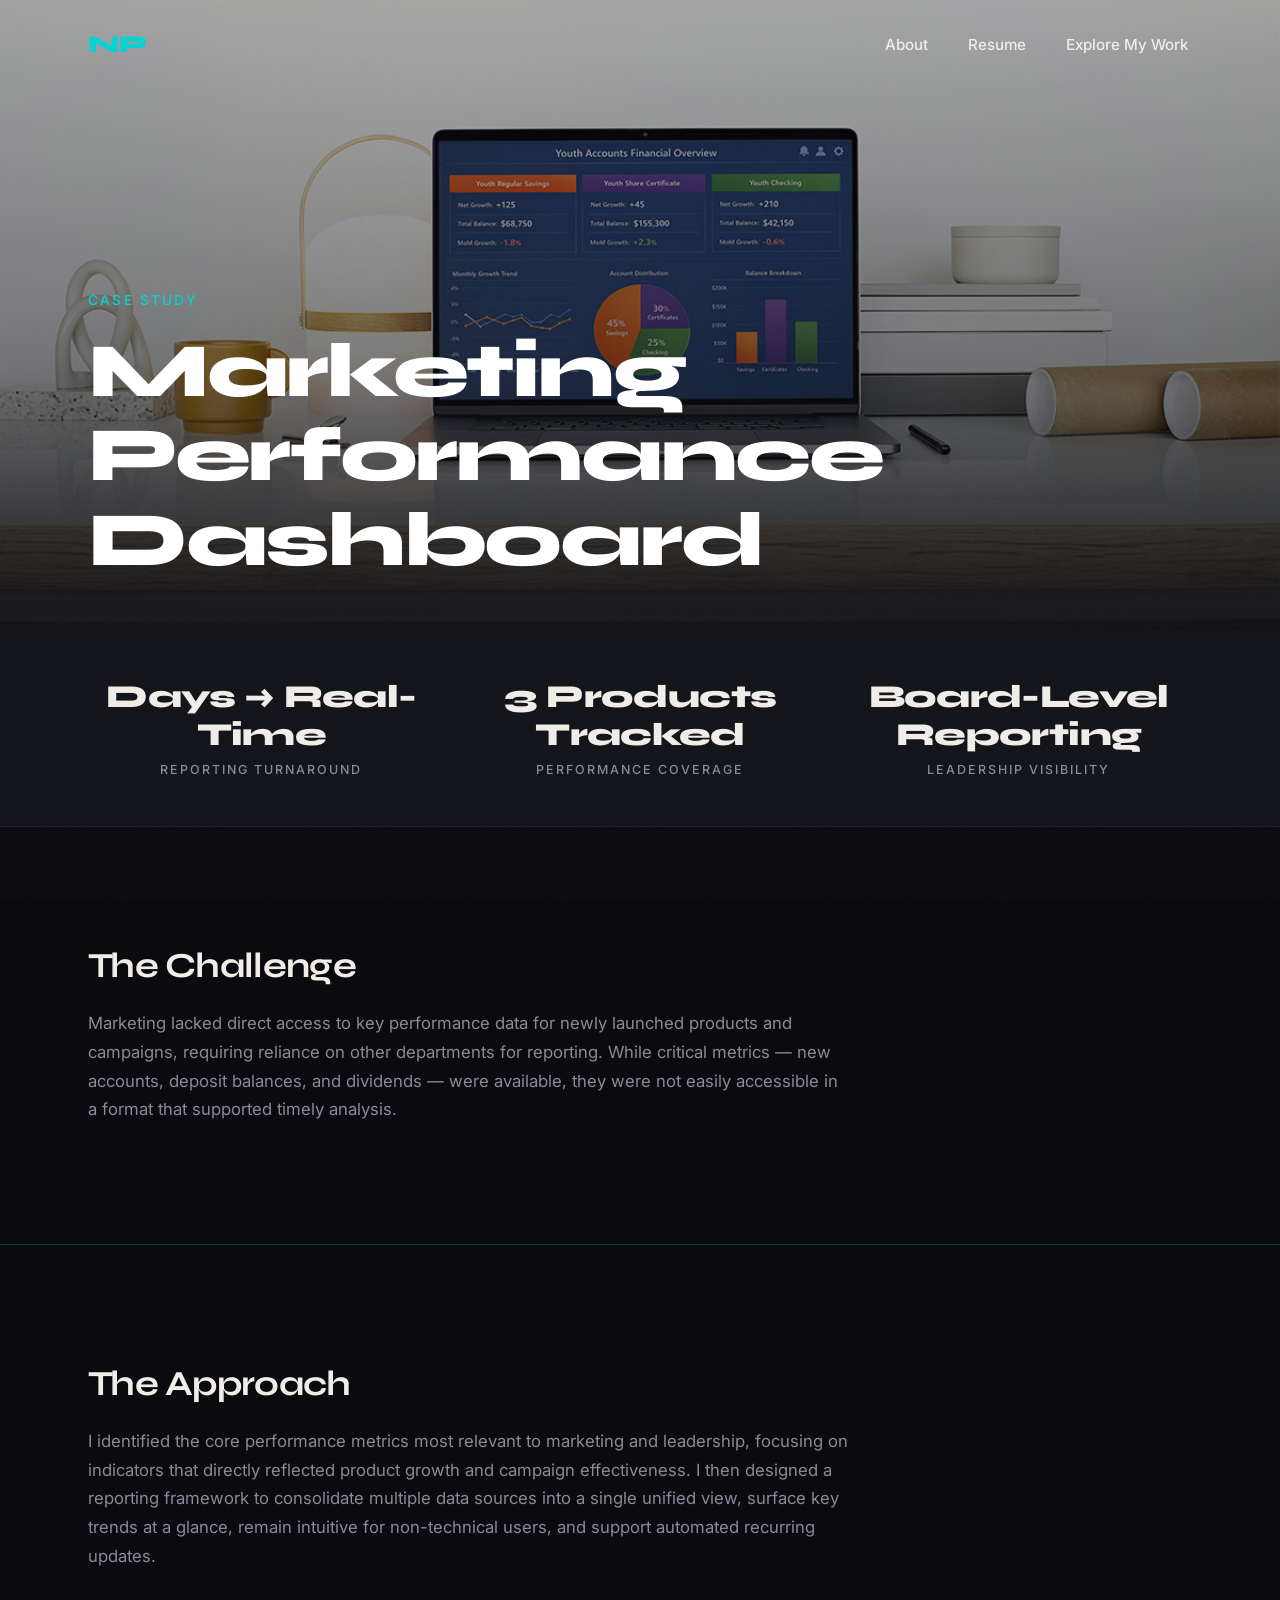
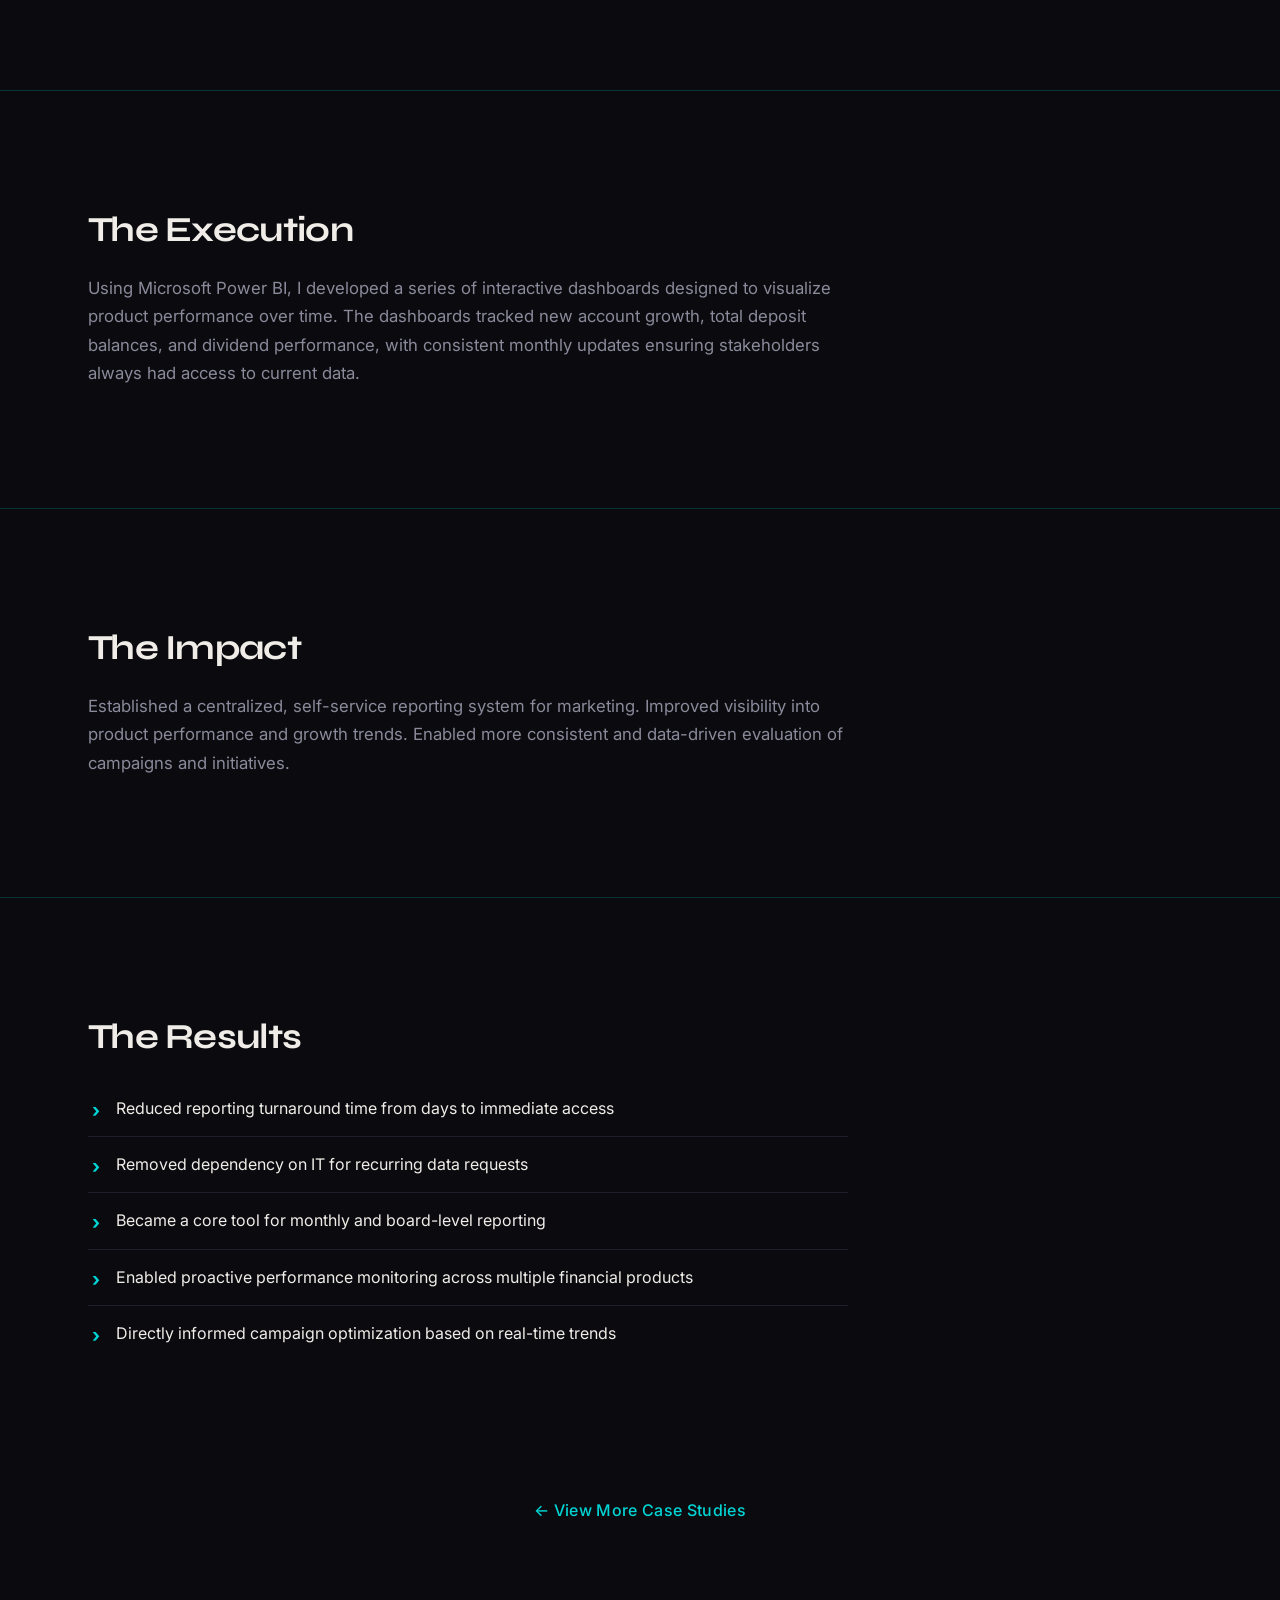
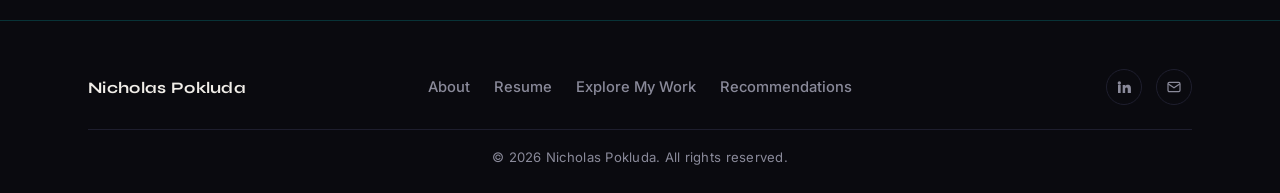
<file: case-study-dashboard.html>
<!DOCTYPE html>
<html lang="en">
<head>
  <meta charset="UTF-8" />
  <meta name="viewport" content="width=device-width, initial-scale=1.0" />
  <title>Marketing Performance Dashboard — Nicholas Pokluda</title>
  <meta name="description" content="Case study: building a centralized Power BI marketing performance dashboard that gave leadership real-time visibility into product growth and campaign results." />

  <meta property="og:type" content="article" />
  <meta property="og:url" content="https://nicholaspokluda.com/case-study-dashboard.html" />
  <meta property="og:title" content="Marketing Performance Dashboard — Case Study" />
  <meta property="og:description" content="A Power BI reporting framework that replaced days-long IT requests with self-service, real-time marketing performance visibility." />
  <meta property="og:image" content="https://nicholaspokluda.com/img/og-image.png" />
  <meta property="og:image:width" content="1200" />
  <meta property="og:image:height" content="630" />

  <link rel="canonical" href="https://nicholaspokluda.com/case-study-dashboard.html" />
  <link rel="icon" type="image/x-icon" href="/assets/favicon.ico" />
  <link rel="icon" type="image/png" sizes="96x96" href="/assets/favicon-96x96.png" />
  <link rel="icon" type="image/svg+xml" href="/assets/favicon.svg" />
  <link rel="apple-touch-icon" sizes="180x180" href="/assets/apple-touch-icon.png" />
  <link rel="manifest" href="/assets/site.webmanifest" />

  <link rel="preconnect" href="https://fonts.googleapis.com" />
  <link rel="preconnect" href="https://fonts.gstatic.com" crossorigin />
  <link href="https://fonts.googleapis.com/css2?family=Syne:wght@400;700;800&family=Inter:wght@300;400;500;600&display=swap" rel="stylesheet" />

  <link rel="stylesheet" href="/css/styles.css" />

  <script src="/js/main.js" defer></script>
  <script src="/js/transitions.js" defer></script>
</head>
<body class="page-enter">

  <div class="scroll-progress" aria-hidden="true"></div>

  <header class="site-nav" role="banner">
    <div class="container nav-inner">
      <a href="/index.html" class="nav-monogram" aria-label="Nicholas Pokluda — Home">NP</a>
      <nav class="nav-links" aria-label="Primary">
        <a href="/about.html">About</a>
        <a href="/resume.html">Resume</a>
        <a href="/index.html#work">Explore My Work</a>
      </nav>
      <button class="nav-toggle" aria-label="Open menu" aria-expanded="false" aria-controls="mobile-nav">
        <span class="bar"></span><span class="bar"></span><span class="bar"></span>
      </button>
    </div>
  </header>

  <div class="mobile-nav-backdrop" aria-hidden="true"></div>

  <div class="mobile-nav" id="mobile-nav" role="dialog" aria-label="Mobile navigation" aria-modal="true">
    <button class="nav-close" aria-label="Close menu" type="button">
      <span></span>
      <span></span>
    </button>
    <ul>
      <li><a href="/about.html">About</a></li>
      <li><a href="/resume.html">Resume</a></li>
      <li><a href="/index.html#work">Explore My Work</a></li>
    </ul>
  </div>

  <main>

    <!-- HERO -->
    <section class="cs-hero">
      <img src="/img/project-dashboard.jpg" alt="Marketing Performance Dashboard" />
      <div class="cs-hero-title">
        <div class="container">
          <span class="eyebrow">Case Study</span>
          <h1>Marketing Performance Dashboard</h1>
        </div>
      </div>
    </section>

    <!-- STAT BAR -->
    <section class="cs-stats">
      <div class="container">
        <div class="cs-stats-grid">
          <div class="cs-stat">Days → Real-Time<span class="cs-stat-label">Reporting Turnaround</span></div>
          <div class="cs-stat">3 Products Tracked<span class="cs-stat-label">Performance Coverage</span></div>
          <div class="cs-stat">Board-Level Reporting<span class="cs-stat-label">Leadership Visibility</span></div>
        </div>
      </div>
    </section>

    <!-- CHALLENGE -->
    <section class="section">
      <div class="container">
        <div class="cs-narrative reveal">
          <h2>The Challenge</h2>
          <p>Marketing lacked direct access to key performance data for newly launched products and campaigns, requiring reliance on other departments for reporting. While critical metrics — new accounts, deposit balances, and dividends — were available, they were not easily accessible in a format that supported timely analysis.</p>
        </div>
      </div>
    </section>

    <hr class="accent-line" />

    <!-- APPROACH -->
    <section class="section">
      <div class="container">
        <div class="cs-narrative reveal">
          <h2>The Approach</h2>
          <p>I identified the core performance metrics most relevant to marketing and leadership, focusing on indicators that directly reflected product growth and campaign effectiveness. I then designed a reporting framework to consolidate multiple data sources into a single unified view, surface key trends at a glance, remain intuitive for non-technical users, and support automated recurring updates.</p>
        </div>
      </div>
    </section>

    <hr class="accent-line" />

    <!-- EXECUTION -->
    <section class="section">
      <div class="container">
        <div class="cs-narrative reveal">
          <h2>The Execution</h2>
          <p>Using Microsoft Power BI, I developed a series of interactive dashboards designed to visualize product performance over time. The dashboards tracked new account growth, total deposit balances, and dividend performance, with consistent monthly updates ensuring stakeholders always had access to current data.</p>
        </div>
      </div>
    </section>

    <hr class="accent-line" />

    <!-- IMPACT -->
    <section class="section">
      <div class="container">
        <div class="cs-narrative reveal">
          <h2>The Impact</h2>
          <p>Established a centralized, self-service reporting system for marketing. Improved visibility into product performance and growth trends. Enabled more consistent and data-driven evaluation of campaigns and initiatives.</p>
        </div>
      </div>
    </section>

    <hr class="accent-line" />

    <!-- RESULTS -->
    <section class="section">
      <div class="container">
        <div class="cs-narrative reveal">
          <h2>The Results</h2>
          <ul class="cs-results">
            <li>Reduced reporting turnaround time from days to immediate access</li>
            <li>Removed dependency on IT for recurring data requests</li>
            <li>Became a core tool for monthly and board-level reporting</li>
            <li>Enabled proactive performance monitoring across multiple financial products</li>
            <li>Directly informed campaign optimization based on real-time trends</li>
          </ul>
        </div>
      </div>
    </section>

    <div class="cs-back">
      <a href="/index.html#work" class="text-link">← View More Case Studies</a>
    </div>

  </main>

  <button class="back-to-top" aria-label="Back to top">
    <svg viewBox="0 0 24 24" fill="none" stroke="currentColor" stroke-width="2" stroke-linecap="round" stroke-linejoin="round" aria-hidden="true">
      <path d="M12 19V5" />
      <path d="M5 12l7-7 7 7" />
    </svg>
  </button>

  <footer class="site-footer" role="contentinfo">
    <div class="container">
      <div class="footer-inner">
        <div class="footer-brand">Nicholas Pokluda</div>
        <nav class="footer-links" aria-label="Footer">
          <a href="/about.html">About</a>
          <a href="/resume.html">Resume</a>
          <a href="/index.html#work">Explore My Work</a>
          <a href="/recommendations.html">Recommendations</a>
        </nav>
        <div class="footer-social">
          <a href="https://www.linkedin.com/in/nicholas-pokluda" target="_blank" rel="noopener noreferrer" aria-label="LinkedIn">
            <svg viewBox="0 0 24 24" fill="currentColor" aria-hidden="true">
              <path d="M4.98 3.5a2.5 2.5 0 1 1 0 5 2.5 2.5 0 0 1 0-5zM3 9h4v12H3V9zm7 0h3.8v1.7h.05c.53-1 1.83-2.05 3.77-2.05 4.04 0 4.78 2.66 4.78 6.12V21H17.6v-5.4c0-1.29-.02-2.95-1.8-2.95-1.8 0-2.07 1.4-2.07 2.86V21H10V9z"/>
            </svg>
          </a>
          <a href="mailto:njpokluda@gmail.com" aria-label="Email Nicholas">
            <svg viewBox="0 0 24 24" fill="none" stroke="currentColor" stroke-width="1.8" aria-hidden="true">
              <rect x="3" y="5" width="18" height="14" rx="2" />
              <path d="M3 7l9 6 9-6" />
            </svg>
          </a>
        </div>
      </div>
      <div class="footer-copy">© <span id="year"></span> Nicholas Pokluda. All rights reserved.</div>
    </div>
  </footer>

</body>
</html>
</file>
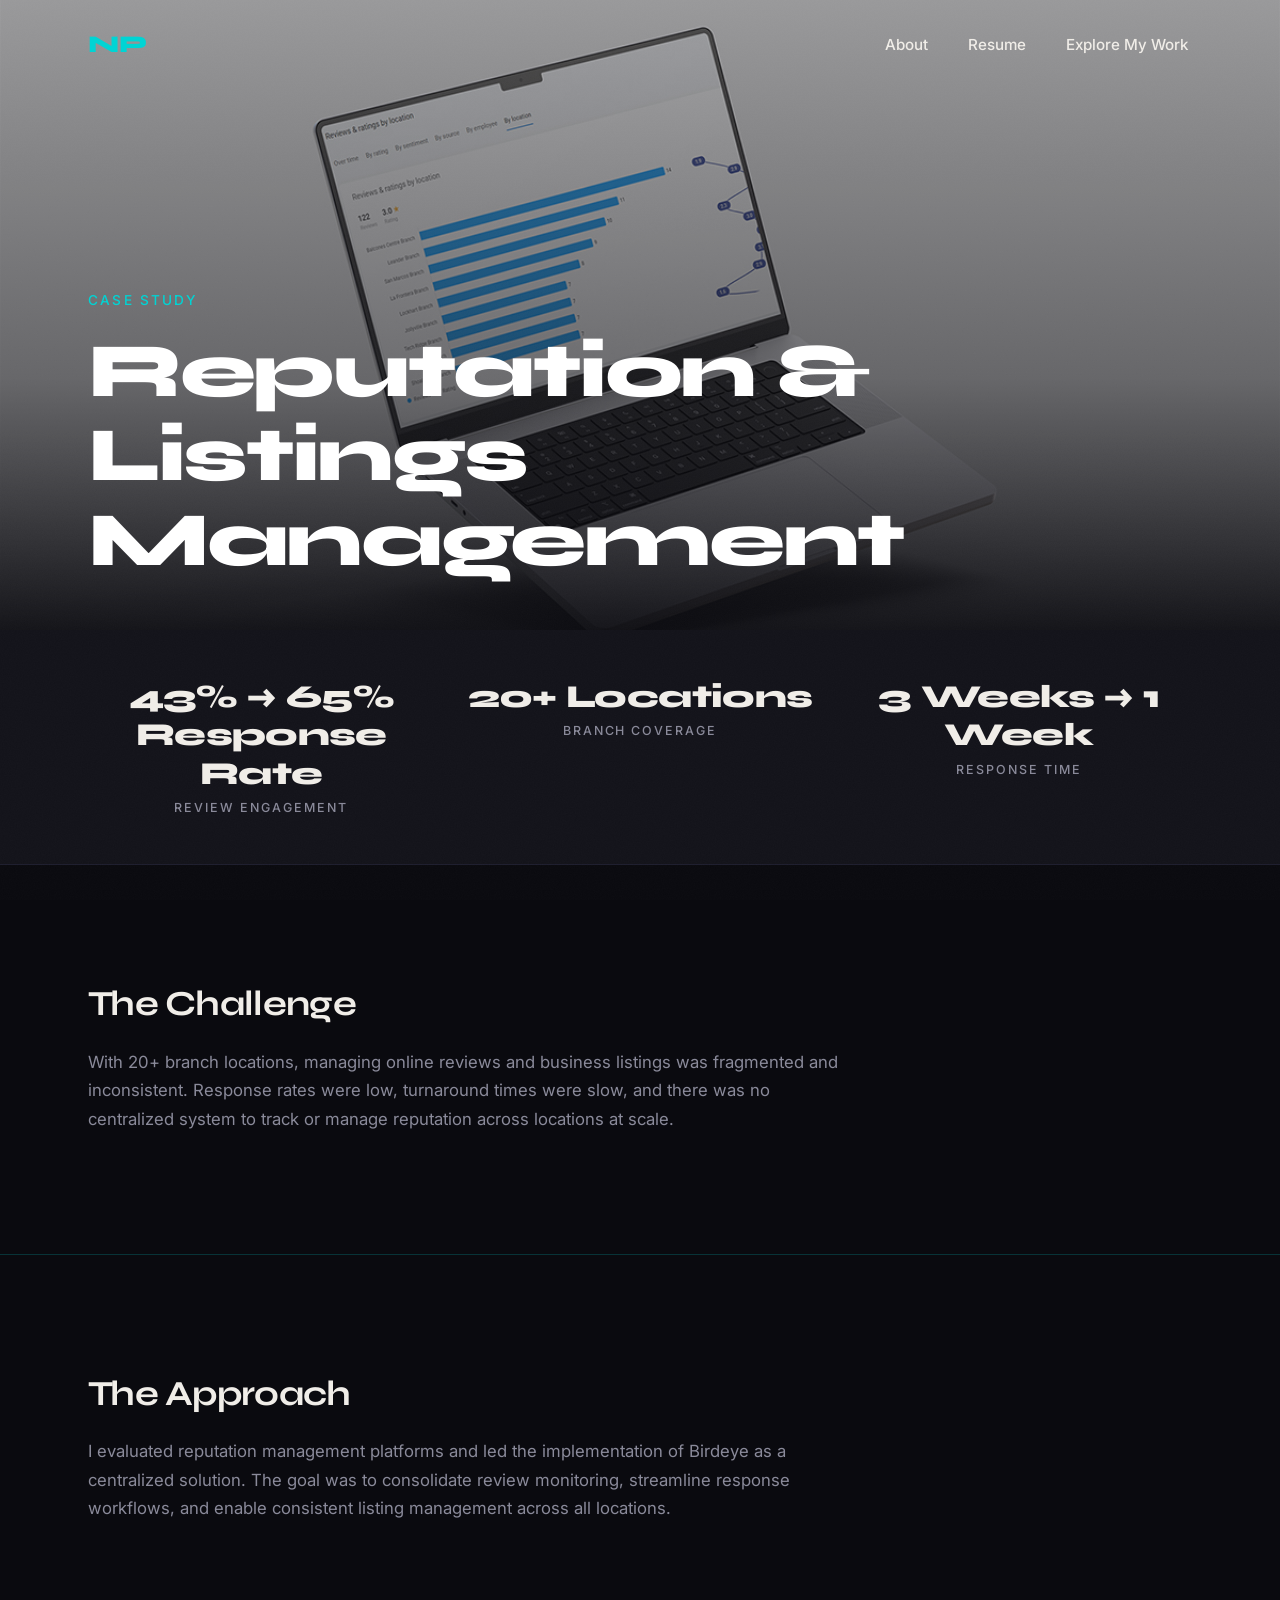
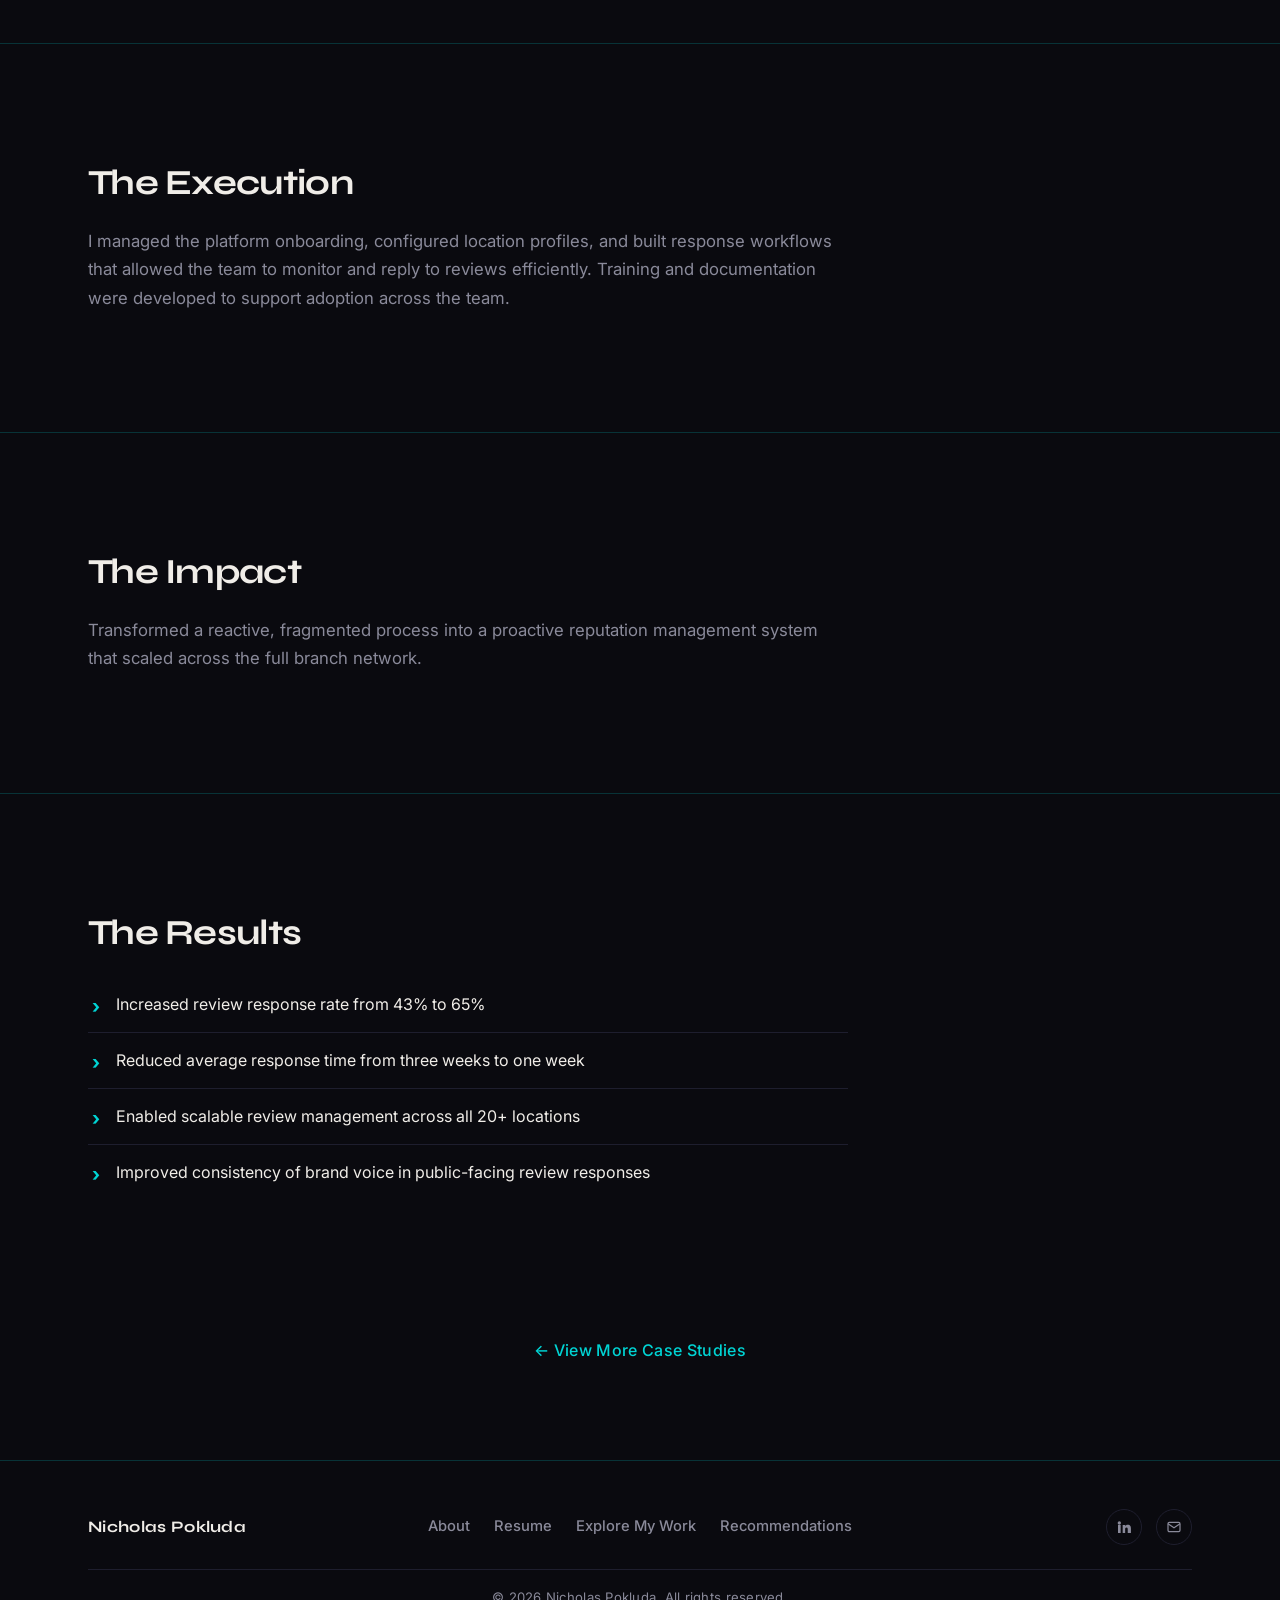
<file: case-study-reputation.html>
<!DOCTYPE html>
<html lang="en">
<head>
  <meta charset="UTF-8" />
  <meta name="viewport" content="width=device-width, initial-scale=1.0" />
  <title>Reputation &amp; Listings Management — Nicholas Pokluda</title>
  <meta name="description" content="Case study: implementing Birdeye to centralize review monitoring and listing management across 20+ branch locations, increasing response rate from 43% to 65%." />

  <meta property="og:type" content="article" />
  <meta property="og:url" content="https://nicholaspokluda.com/case-study-reputation.html" />
  <meta property="og:title" content="Reputation &amp; Listings Management — Case Study" />
  <meta property="og:description" content="Centralized review and listing management across 20+ branch locations, transforming a reactive process into a proactive program." />
  <meta property="og:image" content="https://nicholaspokluda.com/img/og-image.png" />
  <meta property="og:image:width" content="1200" />
  <meta property="og:image:height" content="630" />

  <link rel="canonical" href="https://nicholaspokluda.com/case-study-reputation.html" />
  <link rel="icon" type="image/x-icon" href="/assets/favicon.ico" />
  <link rel="icon" type="image/png" sizes="96x96" href="/assets/favicon-96x96.png" />
  <link rel="icon" type="image/svg+xml" href="/assets/favicon.svg" />
  <link rel="apple-touch-icon" sizes="180x180" href="/assets/apple-touch-icon.png" />
  <link rel="manifest" href="/assets/site.webmanifest" />

  <link rel="preconnect" href="https://fonts.googleapis.com" />
  <link rel="preconnect" href="https://fonts.gstatic.com" crossorigin />
  <link href="https://fonts.googleapis.com/css2?family=Syne:wght@400;700;800&family=Inter:wght@300;400;500;600&display=swap" rel="stylesheet" />

  <link rel="stylesheet" href="/css/styles.css" />

  <script src="/js/main.js" defer></script>
  <script src="/js/transitions.js" defer></script>
</head>
<body class="page-enter">

  <div class="scroll-progress" aria-hidden="true"></div>

  <header class="site-nav" role="banner">
    <div class="container nav-inner">
      <a href="/index.html" class="nav-monogram" aria-label="Nicholas Pokluda — Home">NP</a>
      <nav class="nav-links" aria-label="Primary">
        <a href="/about.html">About</a>
        <a href="/resume.html">Resume</a>
        <a href="/index.html#work">Explore My Work</a>
      </nav>
      <button class="nav-toggle" aria-label="Open menu" aria-expanded="false" aria-controls="mobile-nav">
        <span class="bar"></span><span class="bar"></span><span class="bar"></span>
      </button>
    </div>
  </header>

  <div class="mobile-nav-backdrop" aria-hidden="true"></div>

  <div class="mobile-nav" id="mobile-nav" role="dialog" aria-label="Mobile navigation" aria-modal="true">
    <button class="nav-close" aria-label="Close menu" type="button">
      <span></span>
      <span></span>
    </button>
    <ul>
      <li><a href="/about.html">About</a></li>
      <li><a href="/resume.html">Resume</a></li>
      <li><a href="/index.html#work">Explore My Work</a></li>
    </ul>
  </div>

  <main>

    <section class="cs-hero">
      <img src="/img/project-reputation.jpg" alt="Reputation &amp; Listings Management Platform" />
      <div class="cs-hero-title">
        <div class="container">
          <span class="eyebrow">Case Study</span>
          <h1>Reputation &amp; Listings Management</h1>
        </div>
      </div>
    </section>

    <section class="cs-stats">
      <div class="container">
        <div class="cs-stats-grid">
          <div class="cs-stat">43% → 65% Response Rate<span class="cs-stat-label">Review Engagement</span></div>
          <div class="cs-stat">20+ Locations<span class="cs-stat-label">Branch Coverage</span></div>
          <div class="cs-stat">3 Weeks → 1 Week<span class="cs-stat-label">Response Time</span></div>
        </div>
      </div>
    </section>

    <section class="section">
      <div class="container">
        <div class="cs-narrative reveal">
          <h2>The Challenge</h2>
          <p>With 20+ branch locations, managing online reviews and business listings was fragmented and inconsistent. Response rates were low, turnaround times were slow, and there was no centralized system to track or manage reputation across locations at scale.</p>
        </div>
      </div>
    </section>

    <hr class="accent-line" />

    <section class="section">
      <div class="container">
        <div class="cs-narrative reveal">
          <h2>The Approach</h2>
          <p>I evaluated reputation management platforms and led the implementation of Birdeye as a centralized solution. The goal was to consolidate review monitoring, streamline response workflows, and enable consistent listing management across all locations.</p>
        </div>
      </div>
    </section>

    <hr class="accent-line" />

    <section class="section">
      <div class="container">
        <div class="cs-narrative reveal">
          <h2>The Execution</h2>
          <p>I managed the platform onboarding, configured location profiles, and built response workflows that allowed the team to monitor and reply to reviews efficiently. Training and documentation were developed to support adoption across the team.</p>
        </div>
      </div>
    </section>

    <hr class="accent-line" />

    <section class="section">
      <div class="container">
        <div class="cs-narrative reveal">
          <h2>The Impact</h2>
          <p>Transformed a reactive, fragmented process into a proactive reputation management system that scaled across the full branch network.</p>
        </div>
      </div>
    </section>

    <hr class="accent-line" />

    <section class="section">
      <div class="container">
        <div class="cs-narrative reveal">
          <h2>The Results</h2>
          <ul class="cs-results">
            <li>Increased review response rate from 43% to 65%</li>
            <li>Reduced average response time from three weeks to one week</li>
            <li>Enabled scalable review management across all 20+ locations</li>
            <li>Improved consistency of brand voice in public-facing review responses</li>
          </ul>
        </div>
      </div>
    </section>

    <div class="cs-back">
      <a href="/index.html#work" class="text-link">← View More Case Studies</a>
    </div>

  </main>

  <button class="back-to-top" aria-label="Back to top">
    <svg viewBox="0 0 24 24" fill="none" stroke="currentColor" stroke-width="2" stroke-linecap="round" stroke-linejoin="round" aria-hidden="true">
      <path d="M12 19V5" />
      <path d="M5 12l7-7 7 7" />
    </svg>
  </button>

  <footer class="site-footer" role="contentinfo">
    <div class="container">
      <div class="footer-inner">
        <div class="footer-brand">Nicholas Pokluda</div>
        <nav class="footer-links" aria-label="Footer">
          <a href="/about.html">About</a>
          <a href="/resume.html">Resume</a>
          <a href="/index.html#work">Explore My Work</a>
          <a href="/recommendations.html">Recommendations</a>
        </nav>
        <div class="footer-social">
          <a href="https://www.linkedin.com/in/nicholas-pokluda" target="_blank" rel="noopener noreferrer" aria-label="LinkedIn">
            <svg viewBox="0 0 24 24" fill="currentColor" aria-hidden="true">
              <path d="M4.98 3.5a2.5 2.5 0 1 1 0 5 2.5 2.5 0 0 1 0-5zM3 9h4v12H3V9zm7 0h3.8v1.7h.05c.53-1 1.83-2.05 3.77-2.05 4.04 0 4.78 2.66 4.78 6.12V21H17.6v-5.4c0-1.29-.02-2.95-1.8-2.95-1.8 0-2.07 1.4-2.07 2.86V21H10V9z"/>
            </svg>
          </a>
          <a href="mailto:njpokluda@gmail.com" aria-label="Email Nicholas">
            <svg viewBox="0 0 24 24" fill="none" stroke="currentColor" stroke-width="1.8" aria-hidden="true">
              <rect x="3" y="5" width="18" height="14" rx="2" />
              <path d="M3 7l9 6 9-6" />
            </svg>
          </a>
        </div>
      </div>
      <div class="footer-copy">© <span id="year"></span> Nicholas Pokluda. All rights reserved.</div>
    </div>
  </footer>

</body>
</html>
</file>
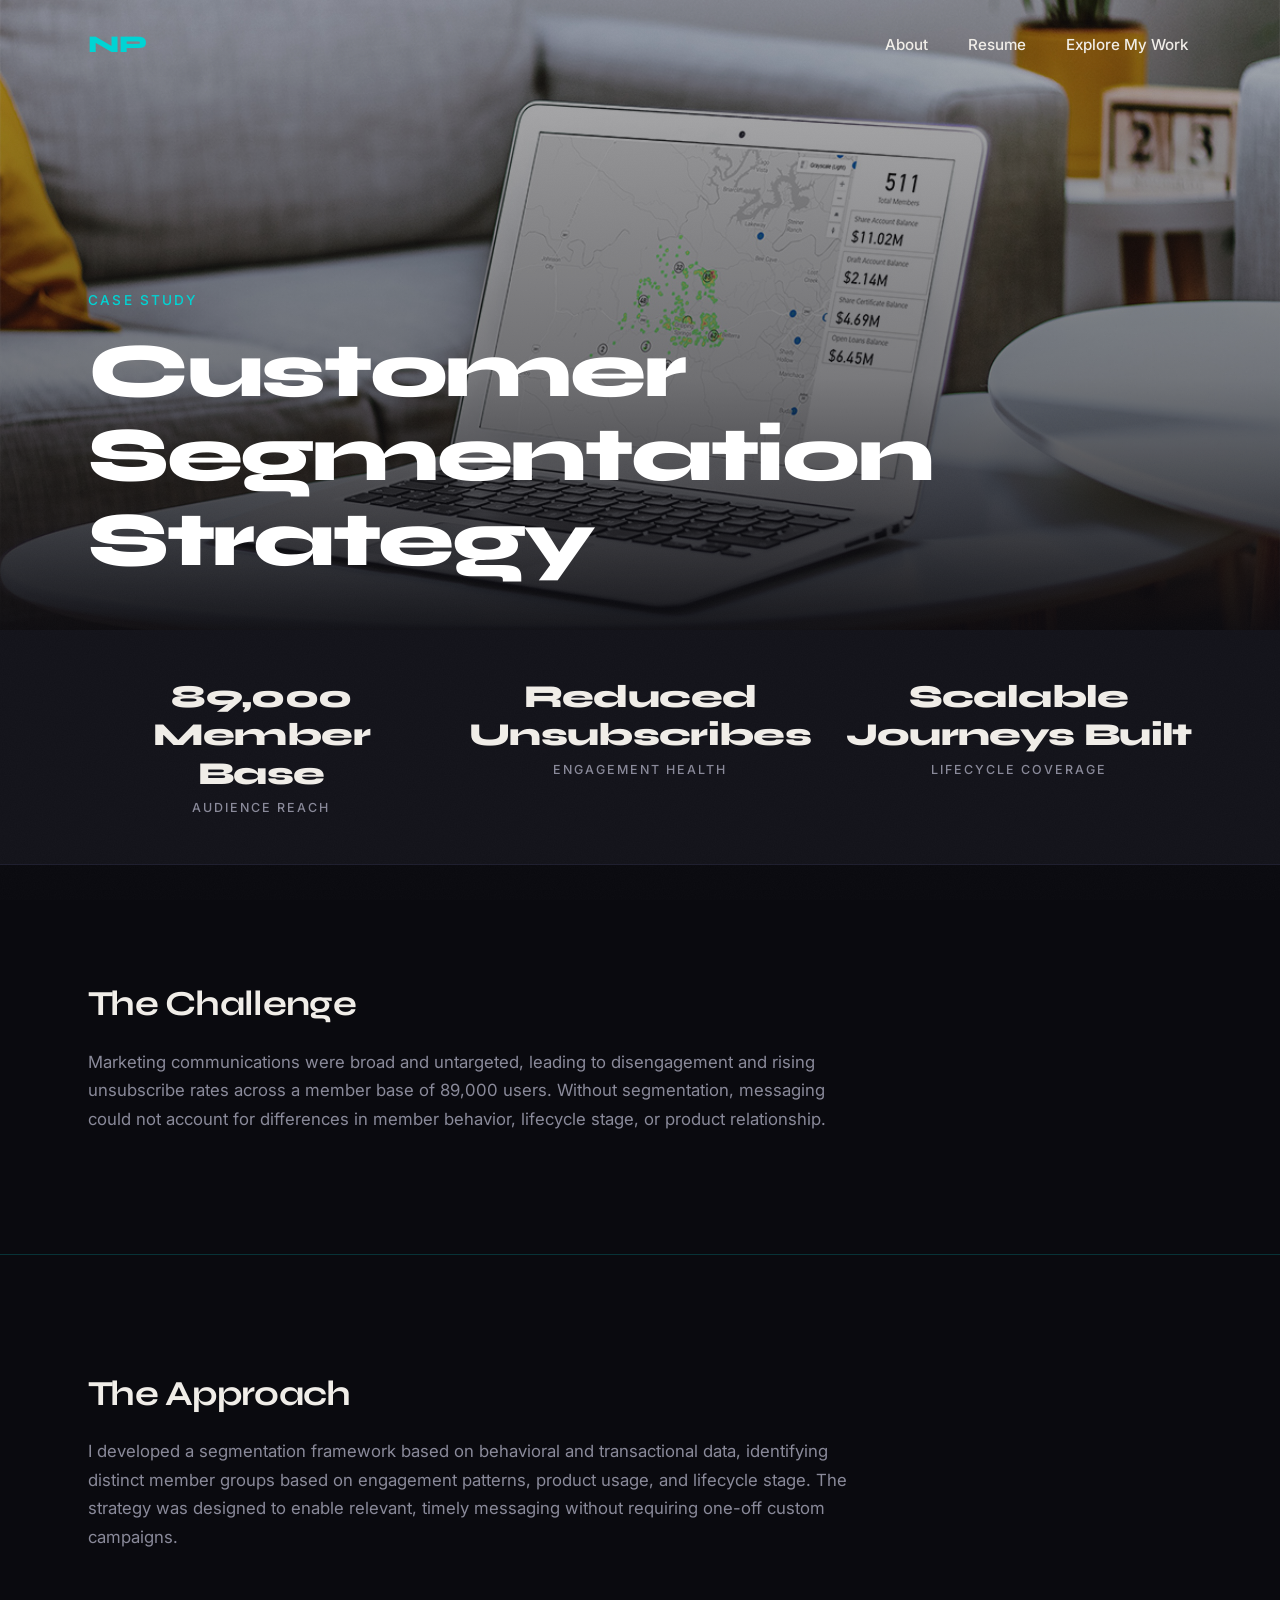
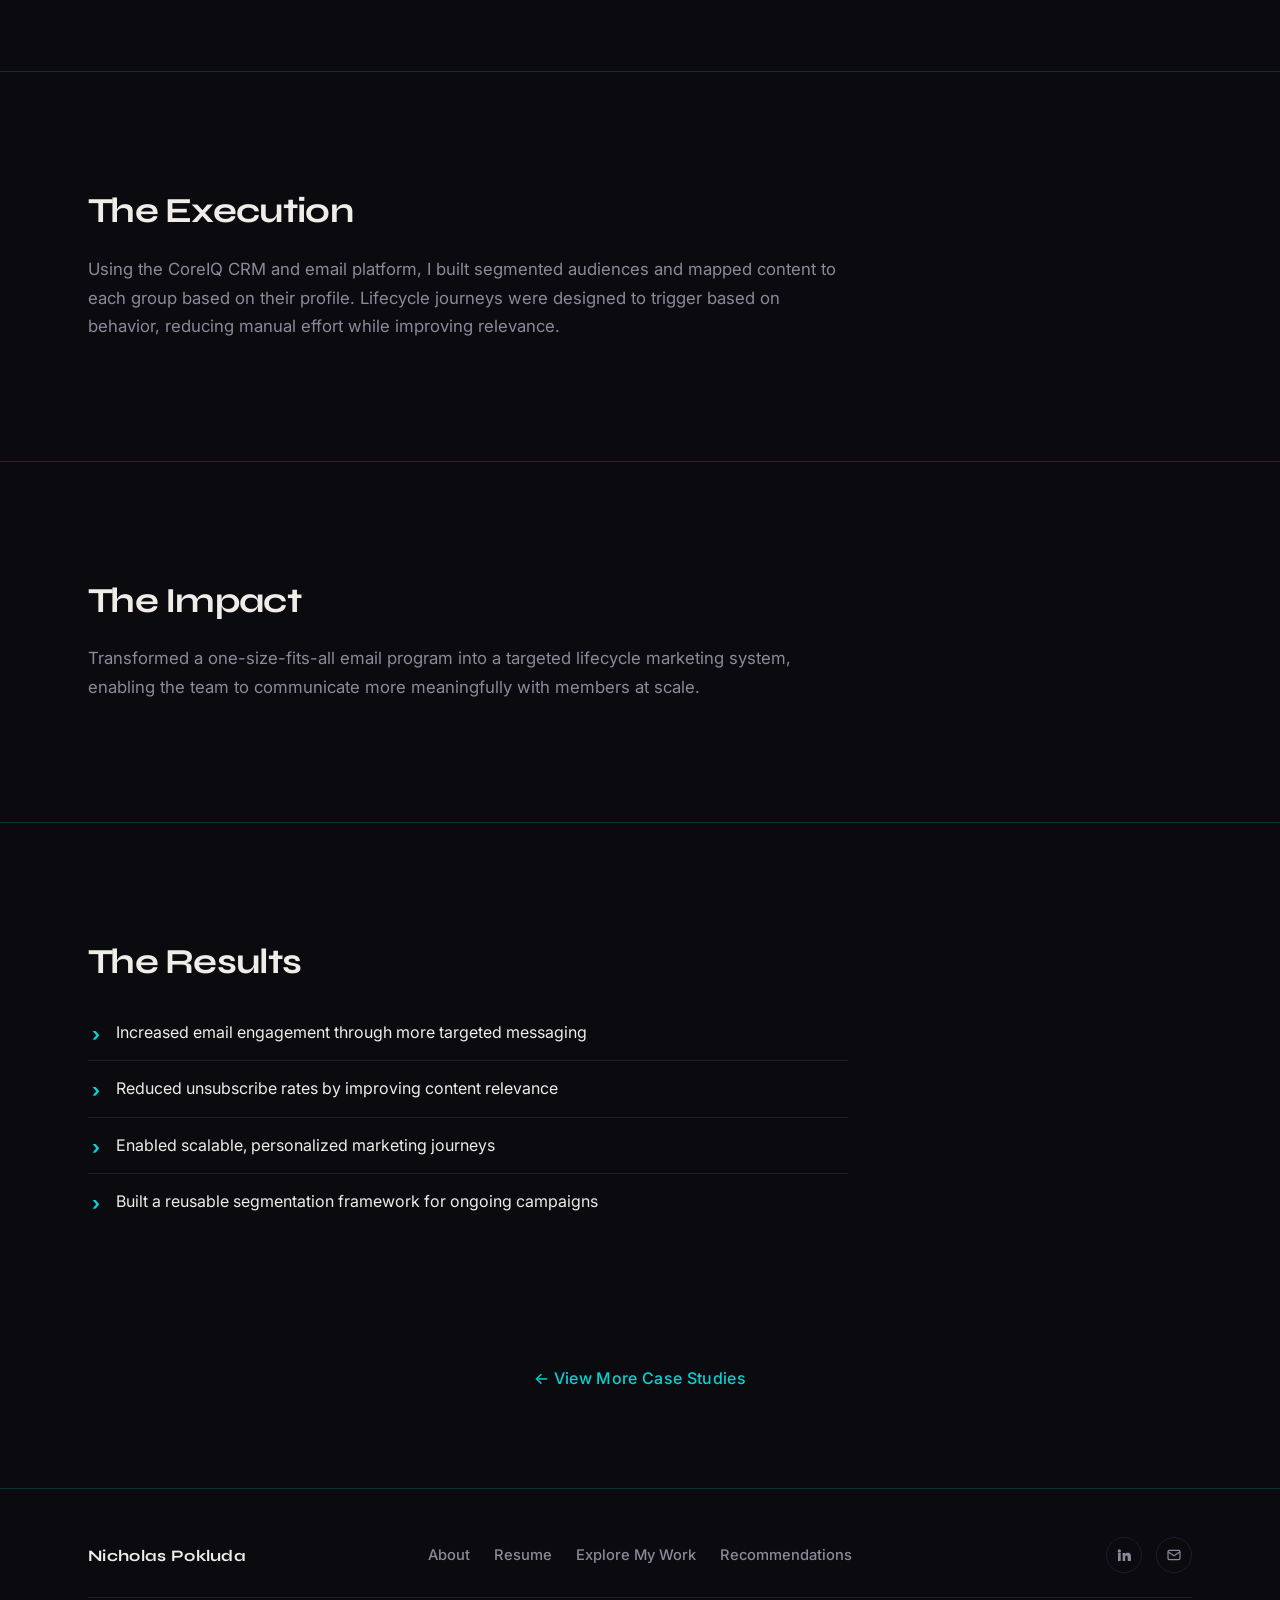
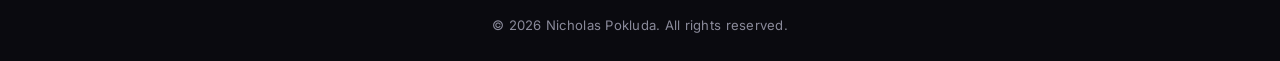
<file: case-study-segmentation.html>
<!DOCTYPE html>
<html lang="en">
<head>
  <meta charset="UTF-8" />
  <meta name="viewport" content="width=device-width, initial-scale=1.0" />
  <title>Customer Segmentation Strategy — Nicholas Pokluda</title>
  <meta name="description" content="Case study: a behavioral segmentation framework and lifecycle journey system that turned a one-size-fits-all email program into targeted, scalable communication for 89,000 members." />

  <meta property="og:type" content="article" />
  <meta property="og:url" content="https://nicholaspokluda.com/case-study-segmentation.html" />
  <meta property="og:title" content="Customer Segmentation Strategy — Case Study" />
  <meta property="og:description" content="Behavioral segmentation and lifecycle journeys that increased engagement and reduced unsubscribe rates across a member base of 89,000." />
  <meta property="og:image" content="https://nicholaspokluda.com/img/og-image.png" />
  <meta property="og:image:width" content="1200" />
  <meta property="og:image:height" content="630" />

  <link rel="canonical" href="https://nicholaspokluda.com/case-study-segmentation.html" />
  <link rel="icon" type="image/x-icon" href="/assets/favicon.ico" />
  <link rel="icon" type="image/png" sizes="96x96" href="/assets/favicon-96x96.png" />
  <link rel="icon" type="image/svg+xml" href="/assets/favicon.svg" />
  <link rel="apple-touch-icon" sizes="180x180" href="/assets/apple-touch-icon.png" />
  <link rel="manifest" href="/assets/site.webmanifest" />

  <link rel="preconnect" href="https://fonts.googleapis.com" />
  <link rel="preconnect" href="https://fonts.gstatic.com" crossorigin />
  <link href="https://fonts.googleapis.com/css2?family=Syne:wght@400;700;800&family=Inter:wght@300;400;500;600&display=swap" rel="stylesheet" />

  <link rel="stylesheet" href="/css/styles.css" />

  <script src="/js/main.js" defer></script>
  <script src="/js/transitions.js" defer></script>
</head>
<body class="page-enter">

  <div class="scroll-progress" aria-hidden="true"></div>

  <header class="site-nav" role="banner">
    <div class="container nav-inner">
      <a href="/index.html" class="nav-monogram" aria-label="Nicholas Pokluda — Home">NP</a>
      <nav class="nav-links" aria-label="Primary">
        <a href="/about.html">About</a>
        <a href="/resume.html">Resume</a>
        <a href="/index.html#work">Explore My Work</a>
      </nav>
      <button class="nav-toggle" aria-label="Open menu" aria-expanded="false" aria-controls="mobile-nav">
        <span class="bar"></span><span class="bar"></span><span class="bar"></span>
      </button>
    </div>
  </header>

  <div class="mobile-nav-backdrop" aria-hidden="true"></div>

  <div class="mobile-nav" id="mobile-nav" role="dialog" aria-label="Mobile navigation" aria-modal="true">
    <button class="nav-close" aria-label="Close menu" type="button">
      <span></span>
      <span></span>
    </button>
    <ul>
      <li><a href="/about.html">About</a></li>
      <li><a href="/resume.html">Resume</a></li>
      <li><a href="/index.html#work">Explore My Work</a></li>
    </ul>
  </div>

  <main>

    <section class="cs-hero">
      <img src="/img/project-segmentation.jpg" alt="Customer Segmentation Strategy" />
      <div class="cs-hero-title">
        <div class="container">
          <span class="eyebrow">Case Study</span>
          <h1>Customer Segmentation Strategy</h1>
        </div>
      </div>
    </section>

    <section class="cs-stats">
      <div class="container">
        <div class="cs-stats-grid">
          <div class="cs-stat">89,000 Member Base<span class="cs-stat-label">Audience Reach</span></div>
          <div class="cs-stat">Reduced Unsubscribes<span class="cs-stat-label">Engagement Health</span></div>
          <div class="cs-stat">Scalable Journeys Built<span class="cs-stat-label">Lifecycle Coverage</span></div>
        </div>
      </div>
    </section>

    <section class="section">
      <div class="container">
        <div class="cs-narrative reveal">
          <h2>The Challenge</h2>
          <p>Marketing communications were broad and untargeted, leading to disengagement and rising unsubscribe rates across a member base of 89,000 users. Without segmentation, messaging could not account for differences in member behavior, lifecycle stage, or product relationship.</p>
        </div>
      </div>
    </section>

    <hr class="accent-line" />

    <section class="section">
      <div class="container">
        <div class="cs-narrative reveal">
          <h2>The Approach</h2>
          <p>I developed a segmentation framework based on behavioral and transactional data, identifying distinct member groups based on engagement patterns, product usage, and lifecycle stage. The strategy was designed to enable relevant, timely messaging without requiring one-off custom campaigns.</p>
        </div>
      </div>
    </section>

    <hr class="accent-line" />

    <section class="section">
      <div class="container">
        <div class="cs-narrative reveal">
          <h2>The Execution</h2>
          <p>Using the CoreIQ CRM and email platform, I built segmented audiences and mapped content to each group based on their profile. Lifecycle journeys were designed to trigger based on behavior, reducing manual effort while improving relevance.</p>
        </div>
      </div>
    </section>

    <hr class="accent-line" />

    <section class="section">
      <div class="container">
        <div class="cs-narrative reveal">
          <h2>The Impact</h2>
          <p>Transformed a one-size-fits-all email program into a targeted lifecycle marketing system, enabling the team to communicate more meaningfully with members at scale.</p>
        </div>
      </div>
    </section>

    <hr class="accent-line" />

    <section class="section">
      <div class="container">
        <div class="cs-narrative reveal">
          <h2>The Results</h2>
          <ul class="cs-results">
            <li>Increased email engagement through more targeted messaging</li>
            <li>Reduced unsubscribe rates by improving content relevance</li>
            <li>Enabled scalable, personalized marketing journeys</li>
            <li>Built a reusable segmentation framework for ongoing campaigns</li>
          </ul>
        </div>
      </div>
    </section>

    <div class="cs-back">
      <a href="/index.html#work" class="text-link">← View More Case Studies</a>
    </div>

  </main>

  <button class="back-to-top" aria-label="Back to top">
    <svg viewBox="0 0 24 24" fill="none" stroke="currentColor" stroke-width="2" stroke-linecap="round" stroke-linejoin="round" aria-hidden="true">
      <path d="M12 19V5" />
      <path d="M5 12l7-7 7 7" />
    </svg>
  </button>

  <footer class="site-footer" role="contentinfo">
    <div class="container">
      <div class="footer-inner">
        <div class="footer-brand">Nicholas Pokluda</div>
        <nav class="footer-links" aria-label="Footer">
          <a href="/about.html">About</a>
          <a href="/resume.html">Resume</a>
          <a href="/index.html#work">Explore My Work</a>
          <a href="/recommendations.html">Recommendations</a>
        </nav>
        <div class="footer-social">
          <a href="https://www.linkedin.com/in/nicholas-pokluda" target="_blank" rel="noopener noreferrer" aria-label="LinkedIn">
            <svg viewBox="0 0 24 24" fill="currentColor" aria-hidden="true">
              <path d="M4.98 3.5a2.5 2.5 0 1 1 0 5 2.5 2.5 0 0 1 0-5zM3 9h4v12H3V9zm7 0h3.8v1.7h.05c.53-1 1.83-2.05 3.77-2.05 4.04 0 4.78 2.66 4.78 6.12V21H17.6v-5.4c0-1.29-.02-2.95-1.8-2.95-1.8 0-2.07 1.4-2.07 2.86V21H10V9z"/>
            </svg>
          </a>
          <a href="mailto:njpokluda@gmail.com" aria-label="Email Nicholas">
            <svg viewBox="0 0 24 24" fill="none" stroke="currentColor" stroke-width="1.8" aria-hidden="true">
              <rect x="3" y="5" width="18" height="14" rx="2" />
              <path d="M3 7l9 6 9-6" />
            </svg>
          </a>
        </div>
      </div>
      <div class="footer-copy">© <span id="year"></span> Nicholas Pokluda. All rights reserved.</div>
    </div>
  </footer>

</body>
</html>
</file>
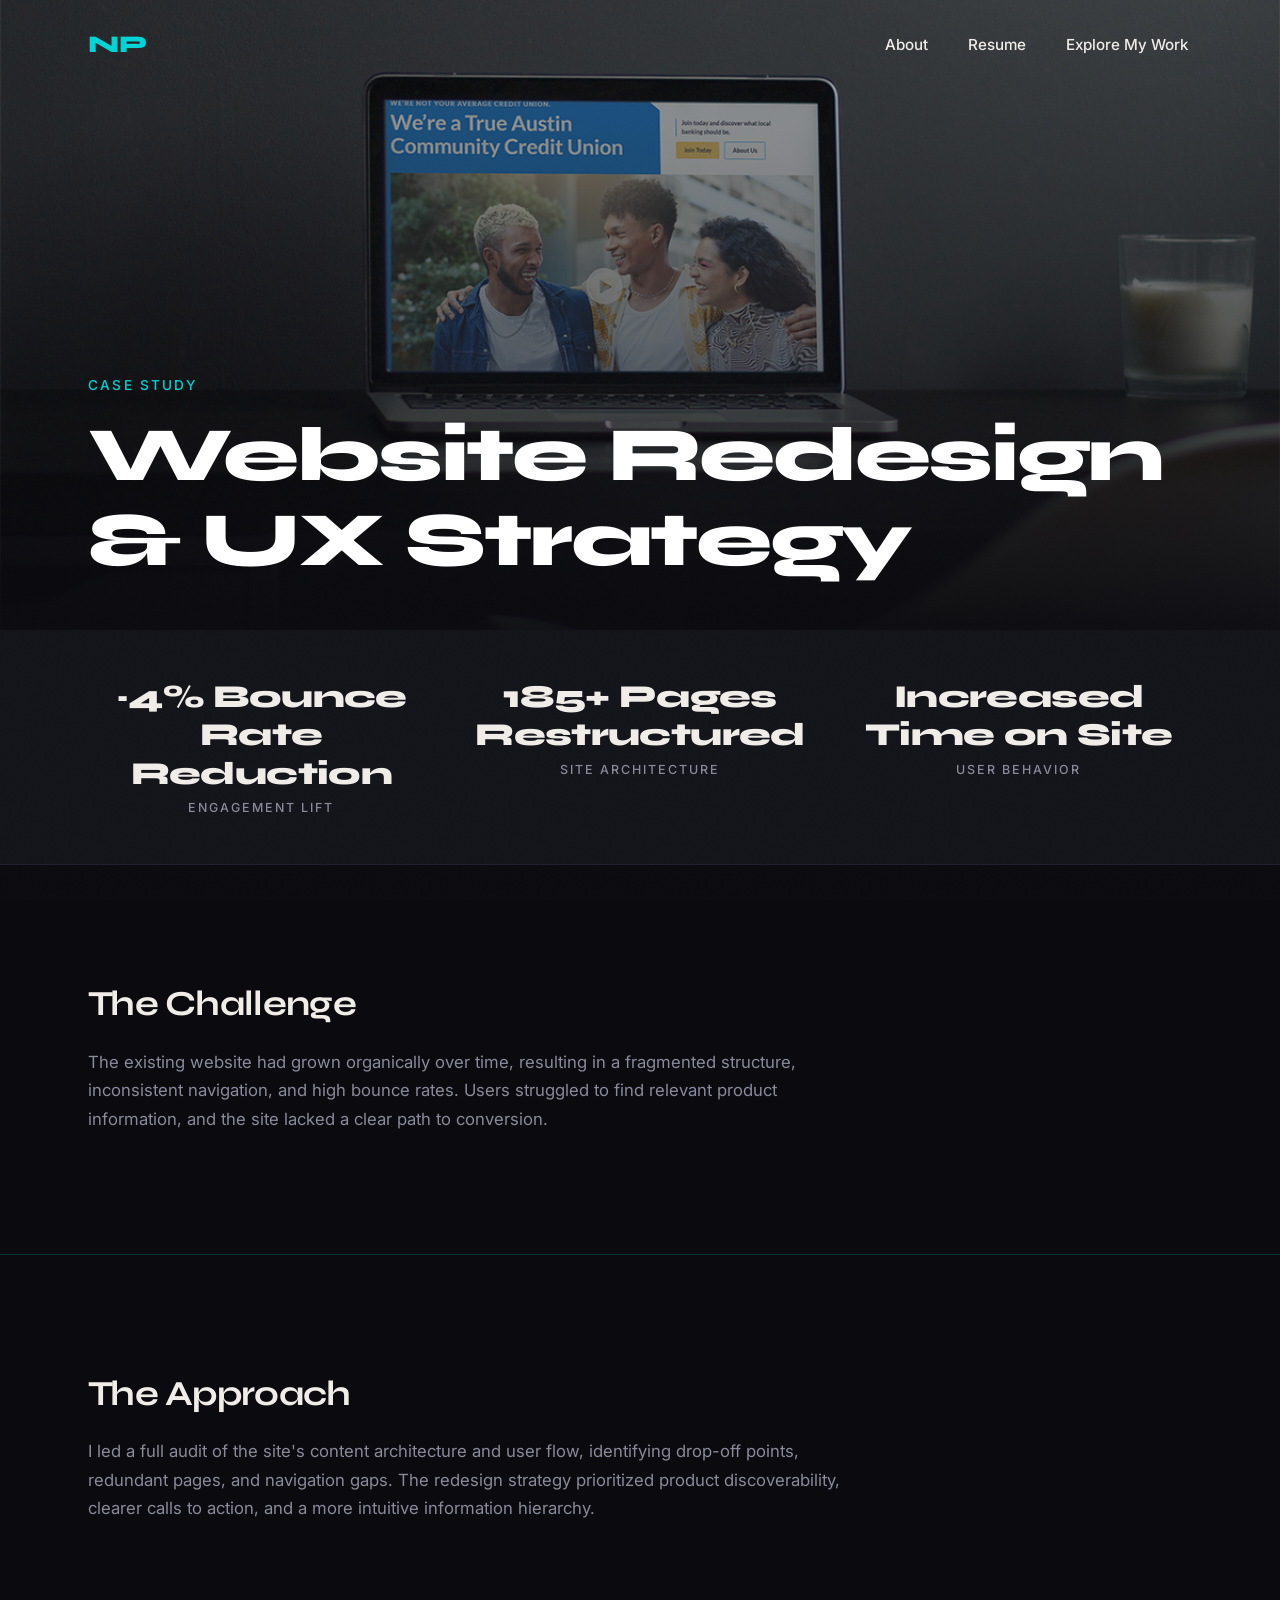
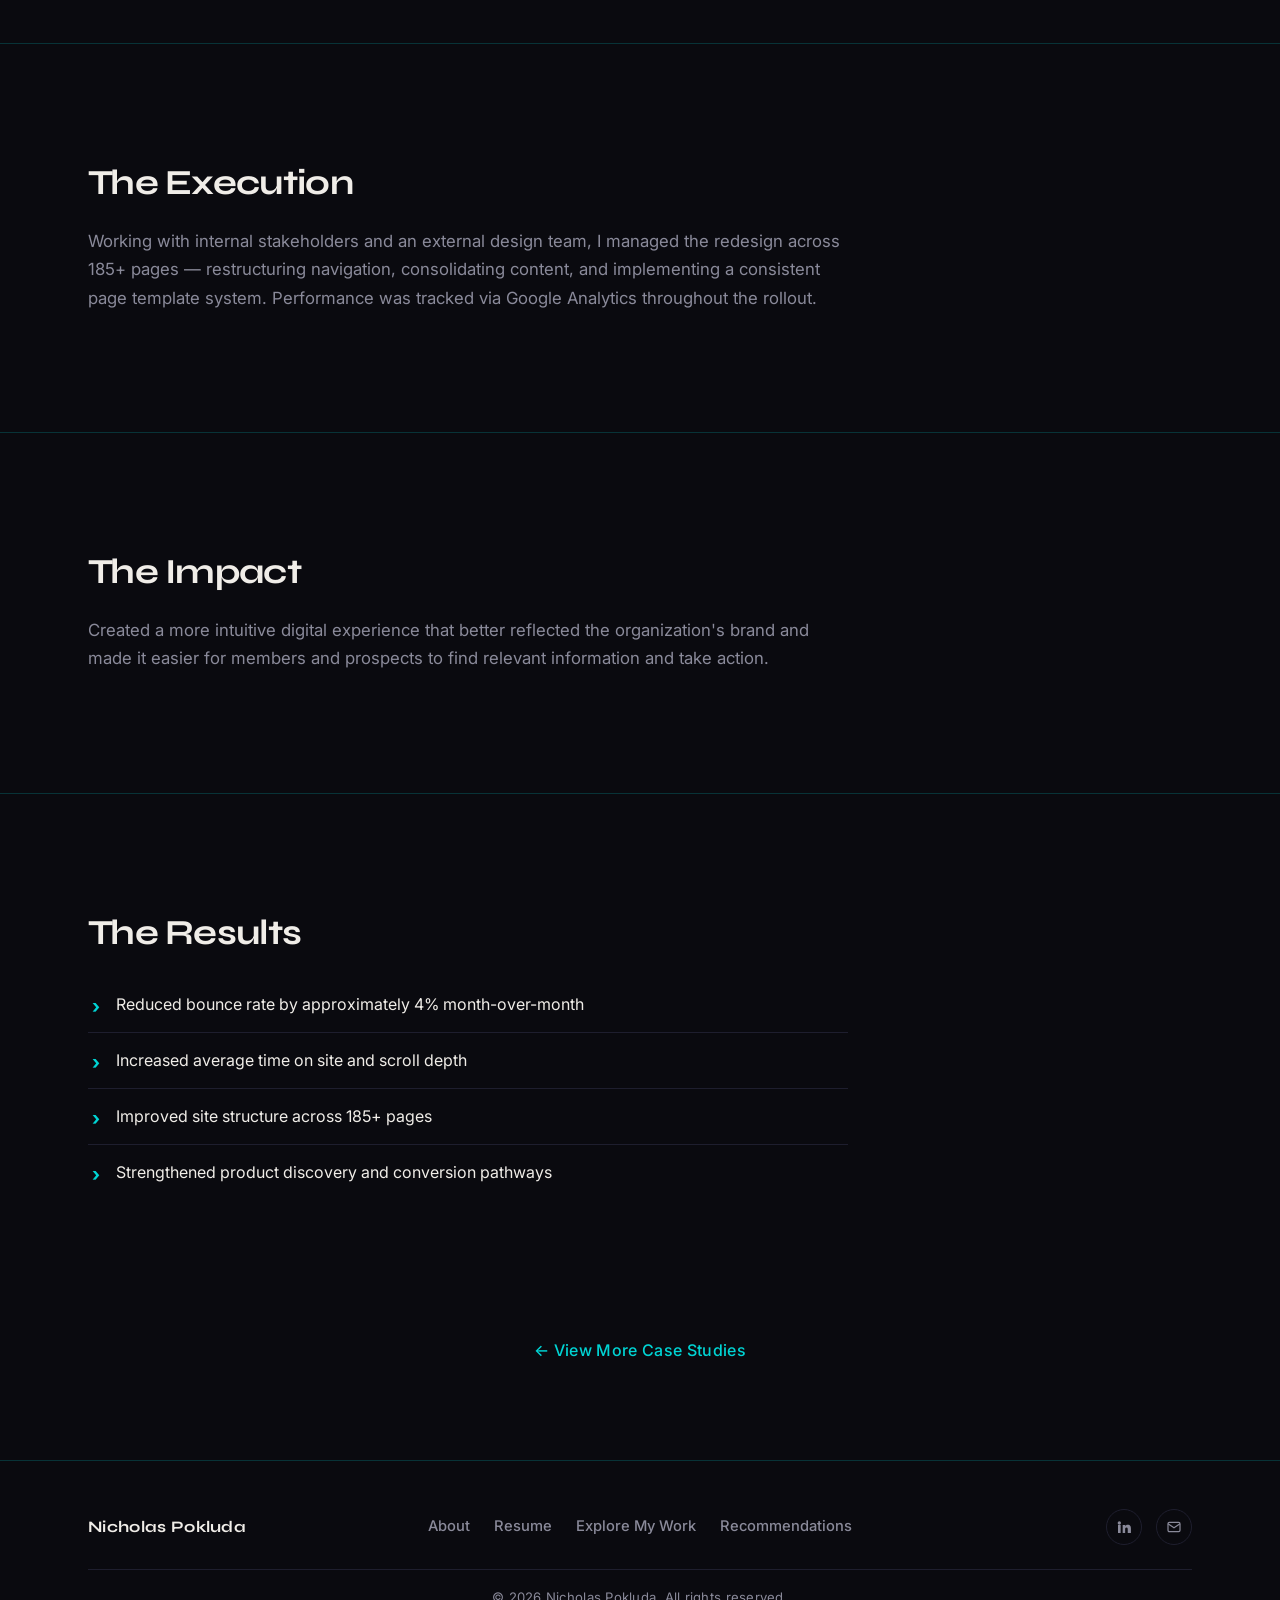
<file: case-study-ux.html>
<!DOCTYPE html>
<html lang="en">
<head>
  <meta charset="UTF-8" />
  <meta name="viewport" content="width=device-width, initial-scale=1.0" />
  <title>Website Redesign &amp; UX Strategy — Nicholas Pokluda</title>
  <meta name="description" content="Case study: a 185+ page website redesign focused on discoverability, navigation, and conversion paths — reducing bounce rate by approximately 4% month-over-month." />

  <meta property="og:type" content="article" />
  <meta property="og:url" content="https://nicholaspokluda.com/case-study-ux.html" />
  <meta property="og:title" content="Website Redesign &amp; UX Strategy — Case Study" />
  <meta property="og:description" content="A full content audit and 185+ page redesign that improved discoverability and conversion paths." />
  <meta property="og:image" content="https://nicholaspokluda.com/img/og-image.png" />
  <meta property="og:image:width" content="1200" />
  <meta property="og:image:height" content="630" />

  <link rel="canonical" href="https://nicholaspokluda.com/case-study-ux.html" />
  <link rel="icon" type="image/x-icon" href="/assets/favicon.ico" />
  <link rel="icon" type="image/png" sizes="96x96" href="/assets/favicon-96x96.png" />
  <link rel="icon" type="image/svg+xml" href="/assets/favicon.svg" />
  <link rel="apple-touch-icon" sizes="180x180" href="/assets/apple-touch-icon.png" />
  <link rel="manifest" href="/assets/site.webmanifest" />

  <link rel="preconnect" href="https://fonts.googleapis.com" />
  <link rel="preconnect" href="https://fonts.gstatic.com" crossorigin />
  <link href="https://fonts.googleapis.com/css2?family=Syne:wght@400;700;800&family=Inter:wght@300;400;500;600&display=swap" rel="stylesheet" />

  <link rel="stylesheet" href="/css/styles.css" />

  <script src="/js/main.js" defer></script>
  <script src="/js/transitions.js" defer></script>
</head>
<body class="page-enter">

  <div class="scroll-progress" aria-hidden="true"></div>

  <header class="site-nav" role="banner">
    <div class="container nav-inner">
      <a href="/index.html" class="nav-monogram" aria-label="Nicholas Pokluda — Home">NP</a>
      <nav class="nav-links" aria-label="Primary">
        <a href="/about.html">About</a>
        <a href="/resume.html">Resume</a>
        <a href="/index.html#work">Explore My Work</a>
      </nav>
      <button class="nav-toggle" aria-label="Open menu" aria-expanded="false" aria-controls="mobile-nav">
        <span class="bar"></span><span class="bar"></span><span class="bar"></span>
      </button>
    </div>
  </header>

  <div class="mobile-nav-backdrop" aria-hidden="true"></div>

  <div class="mobile-nav" id="mobile-nav" role="dialog" aria-label="Mobile navigation" aria-modal="true">
    <button class="nav-close" aria-label="Close menu" type="button">
      <span></span>
      <span></span>
    </button>
    <ul>
      <li><a href="/about.html">About</a></li>
      <li><a href="/resume.html">Resume</a></li>
      <li><a href="/index.html#work">Explore My Work</a></li>
    </ul>
  </div>

  <main>

    <section class="cs-hero">
      <img src="/img/project-ux.jpg" alt="Website Redesign &amp; UX Strategy" />
      <div class="cs-hero-title">
        <div class="container">
          <span class="eyebrow">Case Study</span>
          <h1>Website Redesign &amp; UX Strategy</h1>
        </div>
      </div>
    </section>

    <section class="cs-stats">
      <div class="container">
        <div class="cs-stats-grid">
          <div class="cs-stat">~4% Bounce Rate Reduction<span class="cs-stat-label">Engagement Lift</span></div>
          <div class="cs-stat">185+ Pages Restructured<span class="cs-stat-label">Site Architecture</span></div>
          <div class="cs-stat">Increased Time on Site<span class="cs-stat-label">User Behavior</span></div>
        </div>
      </div>
    </section>

    <section class="section">
      <div class="container">
        <div class="cs-narrative reveal">
          <h2>The Challenge</h2>
          <p>The existing website had grown organically over time, resulting in a fragmented structure, inconsistent navigation, and high bounce rates. Users struggled to find relevant product information, and the site lacked a clear path to conversion.</p>
        </div>
      </div>
    </section>

    <hr class="accent-line" />

    <section class="section">
      <div class="container">
        <div class="cs-narrative reveal">
          <h2>The Approach</h2>
          <p>I led a full audit of the site's content architecture and user flow, identifying drop-off points, redundant pages, and navigation gaps. The redesign strategy prioritized product discoverability, clearer calls to action, and a more intuitive information hierarchy.</p>
        </div>
      </div>
    </section>

    <hr class="accent-line" />

    <section class="section">
      <div class="container">
        <div class="cs-narrative reveal">
          <h2>The Execution</h2>
          <p>Working with internal stakeholders and an external design team, I managed the redesign across 185+ pages — restructuring navigation, consolidating content, and implementing a consistent page template system. Performance was tracked via Google Analytics throughout the rollout.</p>
        </div>
      </div>
    </section>

    <hr class="accent-line" />

    <section class="section">
      <div class="container">
        <div class="cs-narrative reveal">
          <h2>The Impact</h2>
          <p>Created a more intuitive digital experience that better reflected the organization's brand and made it easier for members and prospects to find relevant information and take action.</p>
        </div>
      </div>
    </section>

    <hr class="accent-line" />

    <section class="section">
      <div class="container">
        <div class="cs-narrative reveal">
          <h2>The Results</h2>
          <ul class="cs-results">
            <li>Reduced bounce rate by approximately 4% month-over-month</li>
            <li>Increased average time on site and scroll depth</li>
            <li>Improved site structure across 185+ pages</li>
            <li>Strengthened product discovery and conversion pathways</li>
          </ul>
        </div>
      </div>
    </section>

    <div class="cs-back">
      <a href="/index.html#work" class="text-link">← View More Case Studies</a>
    </div>

  </main>

  <button class="back-to-top" aria-label="Back to top">
    <svg viewBox="0 0 24 24" fill="none" stroke="currentColor" stroke-width="2" stroke-linecap="round" stroke-linejoin="round" aria-hidden="true">
      <path d="M12 19V5" />
      <path d="M5 12l7-7 7 7" />
    </svg>
  </button>

  <footer class="site-footer" role="contentinfo">
    <div class="container">
      <div class="footer-inner">
        <div class="footer-brand">Nicholas Pokluda</div>
        <nav class="footer-links" aria-label="Footer">
          <a href="/about.html">About</a>
          <a href="/resume.html">Resume</a>
          <a href="/index.html#work">Explore My Work</a>
          <a href="/recommendations.html">Recommendations</a>
        </nav>
        <div class="footer-social">
          <a href="https://www.linkedin.com/in/nicholas-pokluda" target="_blank" rel="noopener noreferrer" aria-label="LinkedIn">
            <svg viewBox="0 0 24 24" fill="currentColor" aria-hidden="true">
              <path d="M4.98 3.5a2.5 2.5 0 1 1 0 5 2.5 2.5 0 0 1 0-5zM3 9h4v12H3V9zm7 0h3.8v1.7h.05c.53-1 1.83-2.05 3.77-2.05 4.04 0 4.78 2.66 4.78 6.12V21H17.6v-5.4c0-1.29-.02-2.95-1.8-2.95-1.8 0-2.07 1.4-2.07 2.86V21H10V9z"/>
            </svg>
          </a>
          <a href="mailto:njpokluda@gmail.com" aria-label="Email Nicholas">
            <svg viewBox="0 0 24 24" fill="none" stroke="currentColor" stroke-width="1.8" aria-hidden="true">
              <rect x="3" y="5" width="18" height="14" rx="2" />
              <path d="M3 7l9 6 9-6" />
            </svg>
          </a>
        </div>
      </div>
      <div class="footer-copy">© <span id="year"></span> Nicholas Pokluda. All rights reserved.</div>
    </div>
  </footer>

</body>
</html>
</file>
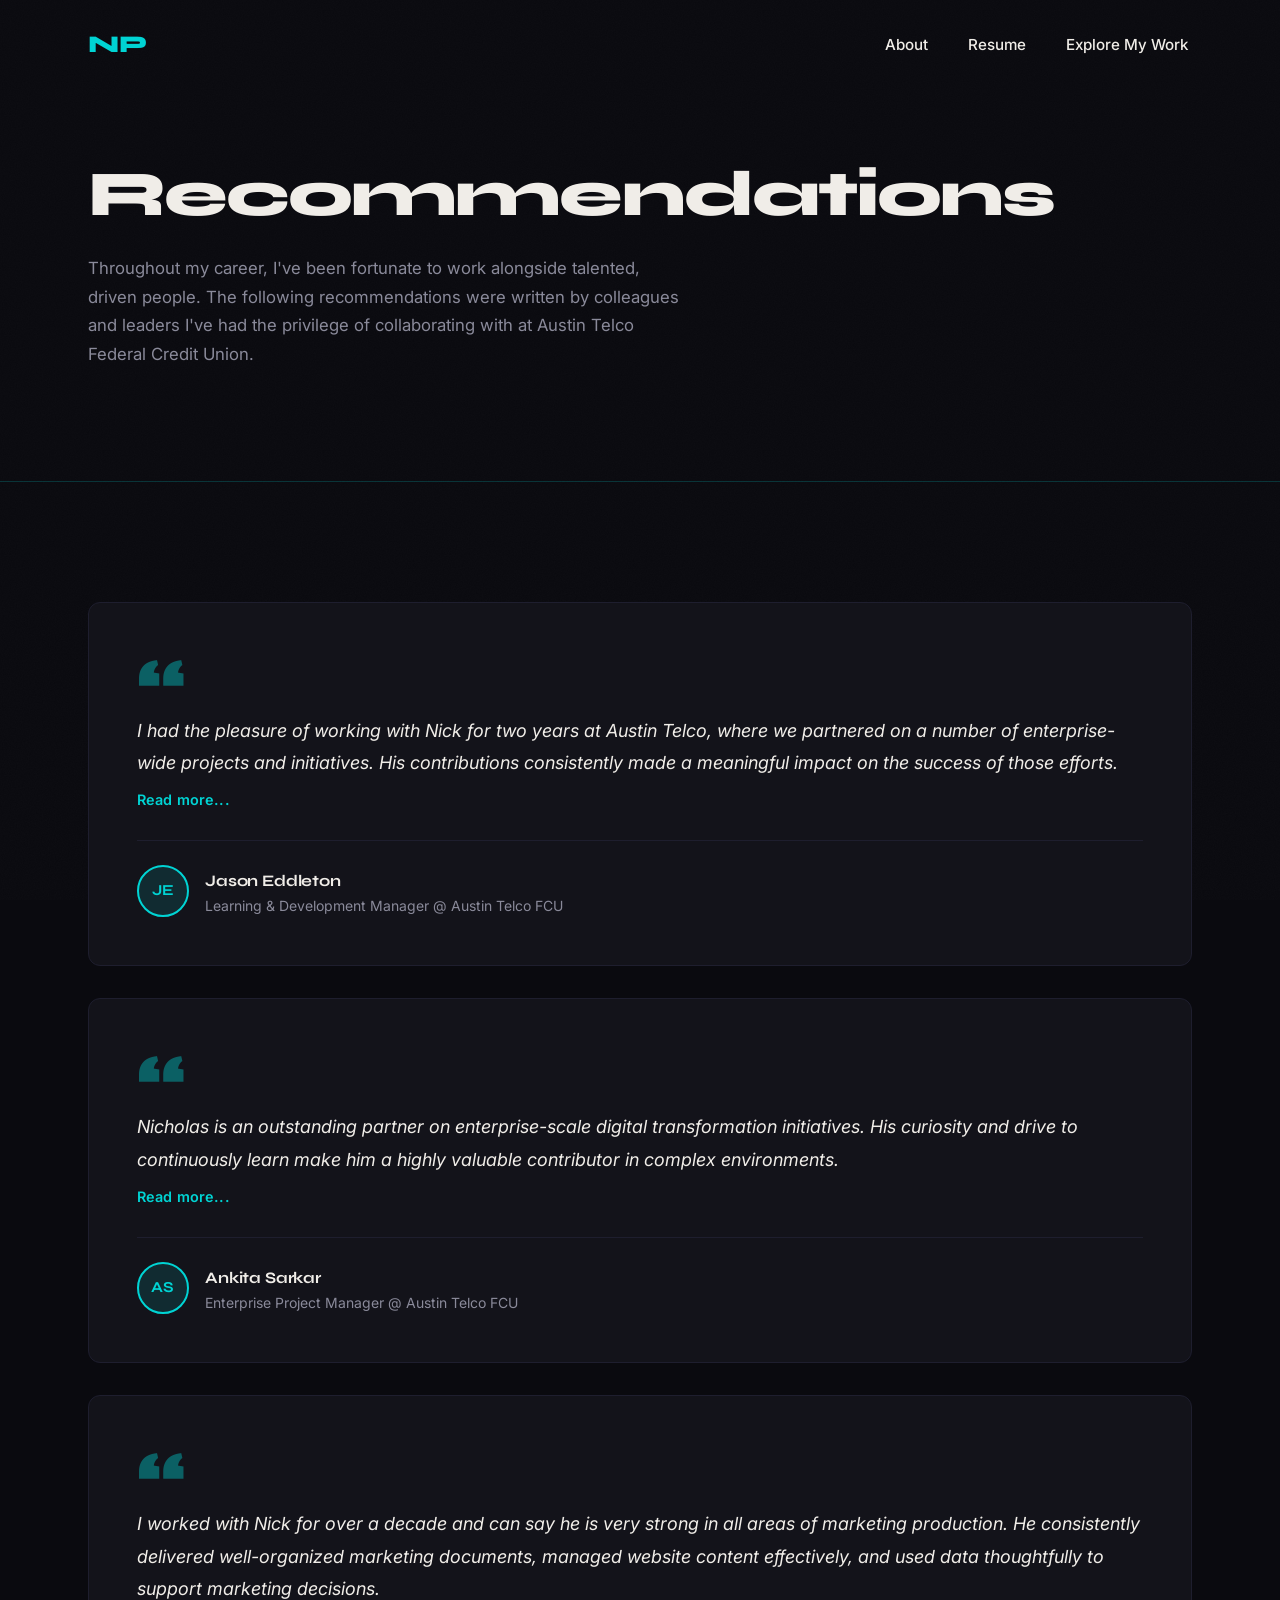
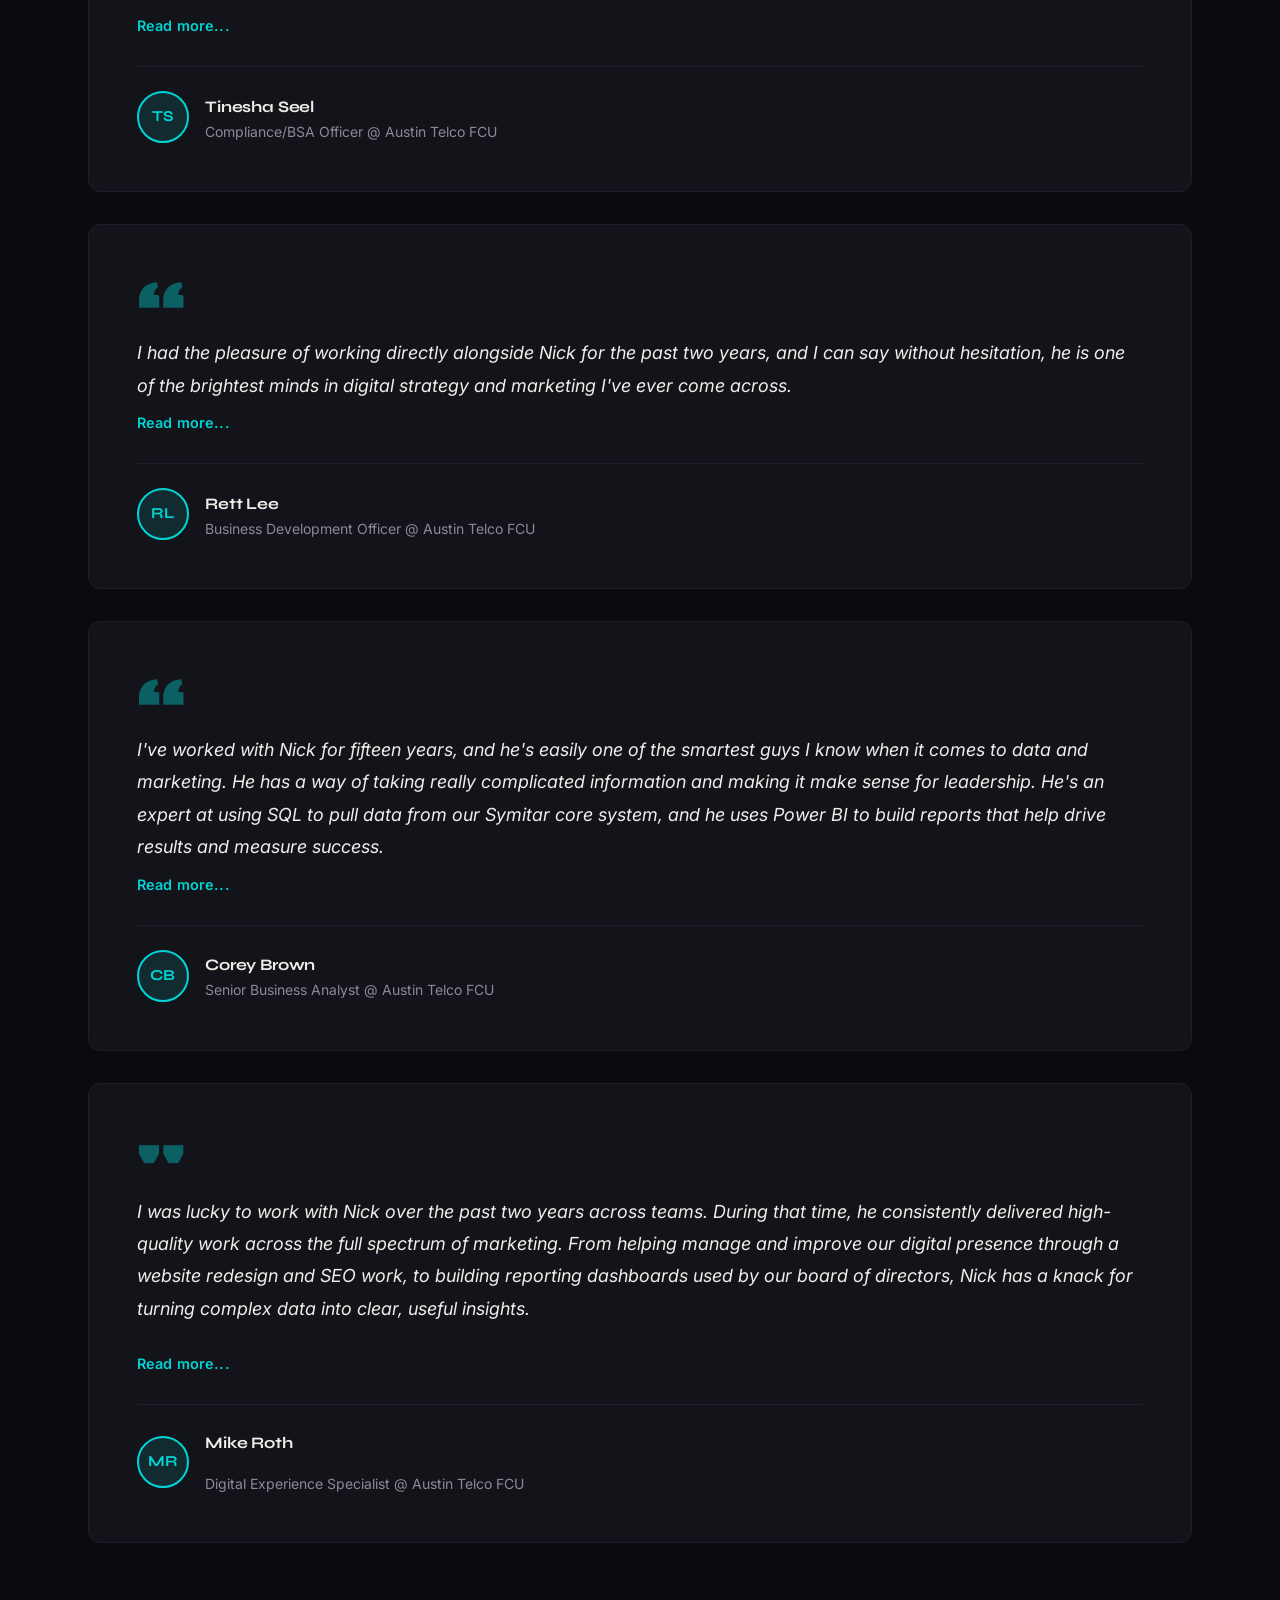
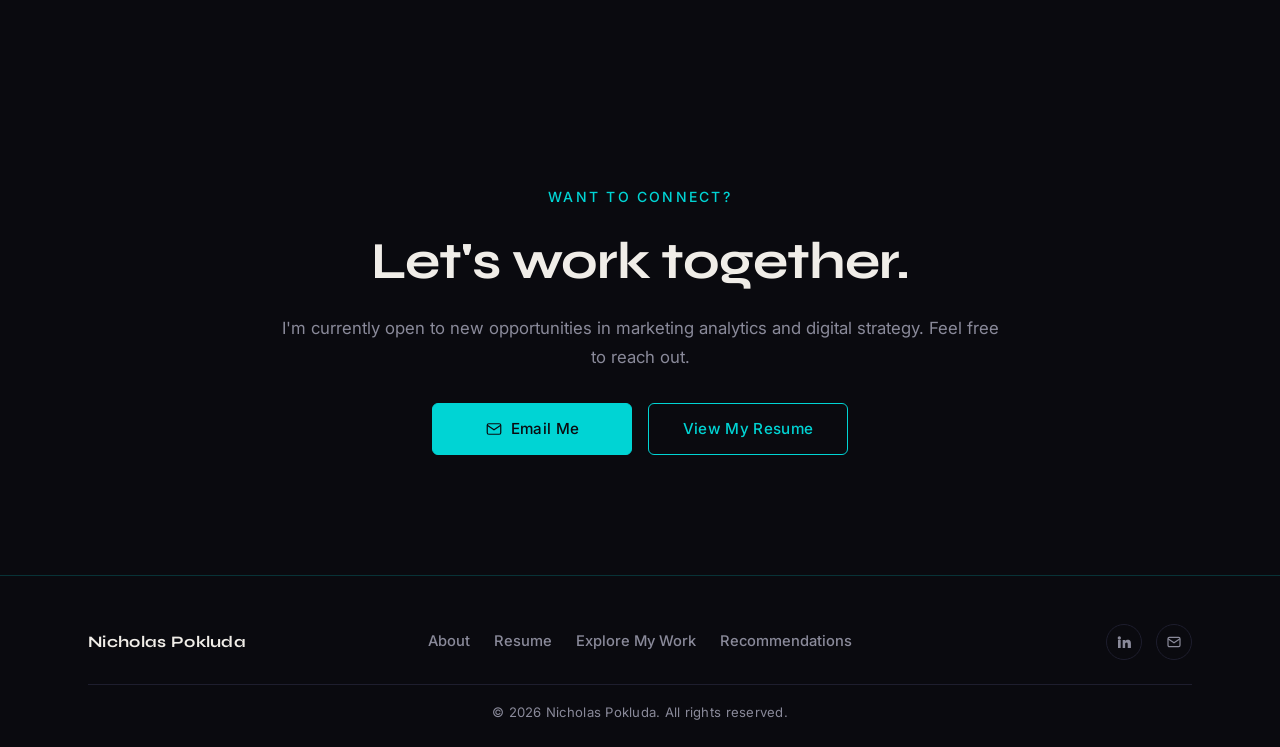
<file: recommendations.html>
<!DOCTYPE html>
<html lang="en">
<head>
  <meta charset="UTF-8" />
  <meta name="viewport" content="width=device-width, initial-scale=1.0" />
  <title>Recommendations | Nicholas Pokluda</title>
  <meta name="description" content="See what colleagues and leaders have said about working with Nicholas Pokluda — marketing analytics and digital strategy professional." />

  <meta property="og:type" content="website" />
  <meta property="og:url" content="https://nicholaspokluda.com/recommendations.html" />
  <meta property="og:title" content="Recommendations | Nicholas Pokluda" />
  <meta property="og:description" content="See what colleagues and leaders have said about working with Nicholas Pokluda — marketing analytics and digital strategy professional." />
  <meta property="og:image" content="https://nicholaspokluda.com/img/og-image.png" />
  <meta property="og:image:width" content="1200" />
  <meta property="og:image:height" content="630" />

  <link rel="canonical" href="https://nicholaspokluda.com/recommendations.html" />
  <link rel="icon" type="image/x-icon" href="/assets/favicon.ico" />
  <link rel="icon" type="image/png" sizes="96x96" href="/assets/favicon-96x96.png" />
  <link rel="icon" type="image/svg+xml" href="/assets/favicon.svg" />
  <link rel="apple-touch-icon" sizes="180x180" href="/assets/apple-touch-icon.png" />
  <link rel="manifest" href="/assets/site.webmanifest" />

  <link rel="preconnect" href="https://fonts.googleapis.com" />
  <link rel="preconnect" href="https://fonts.gstatic.com" crossorigin />
  <link href="https://fonts.googleapis.com/css2?family=Syne:wght@400;700;800&family=Inter:wght@300;400;500;600&display=swap" rel="stylesheet" />

  <link rel="stylesheet" href="/css/styles.css" />

  <script src="/js/main.js" defer></script>
  <script src="/js/transitions.js" defer></script>
</head>
<body class="page-enter">

  <div class="scroll-progress" aria-hidden="true"></div>

  <header class="site-nav" role="banner">
    <div class="container nav-inner">
      <a href="/index.html" class="nav-monogram" aria-label="Nicholas Pokluda — Home">NP</a>
      <nav class="nav-links" aria-label="Primary">
        <a href="/about.html">About</a>
        <a href="/resume.html">Resume</a>
        <a href="/index.html#work">Explore My Work</a>
      </nav>
      <button class="nav-toggle" aria-label="Open menu" aria-expanded="false" aria-controls="mobile-nav">
        <span class="bar"></span><span class="bar"></span><span class="bar"></span>
      </button>
    </div>
  </header>

  <div class="mobile-nav-backdrop" aria-hidden="true"></div>

  <div class="mobile-nav" id="mobile-nav" role="dialog" aria-label="Mobile navigation" aria-modal="true">
    <button class="nav-close" aria-label="Close menu" type="button">
      <span></span>
      <span></span>
    </button>
    <ul>
      <li><a href="/about.html">About</a></li>
      <li><a href="/resume.html">Resume</a></li>
      <li><a href="/index.html#work">Explore My Work</a></li>
      <li><a href="/recommendations.html">Recommendations</a></li>
    </ul>
  </div>

  <main style="max-width: 100%; overflow-x: hidden;">

    <!-- PAGE HERO -->
    <section class="page-hero" style="max-width: 100%; overflow-x: hidden;">
      <div class="container">
        <h1 class="reveal" style="font-size: clamp(1.2rem, 5.5vw, 4rem);">Recommendations</h1>
        <div class="recommendations-intro reveal" data-stagger="100">
          <p>Throughout my career, I've been fortunate to work alongside talented, driven people. The following recommendations were written by colleagues and leaders I've had the privilege of collaborating with at Austin Telco Federal Credit Union.</p>
        </div>
      </div>
    </section>

    <hr class="accent-line" />

    <!-- RECOMMENDATION CARDS -->
    <section class="section">
      <div class="container">
        <div class="recommendations-grid">

          <!-- 1. Jason Eddleton -->
          <article class="rec-card reveal">
            <span class="rec-quote-mark" aria-hidden="true">&ldquo;</span>
            <div class="rec-quote">
              <div class="quote-preview">
                <p>I had the pleasure of working with Nick for two years at Austin Telco, where we partnered on a number of enterprise-wide projects and initiatives. His contributions consistently made a meaningful impact on the success of those efforts.</p>
              </div>
              <button class="read-more-btn" type="button" aria-expanded="false">Read more...</button>
              <div class="quote-overflow">
                <p>Nick brings a strong mix of technical expertise, analytical thinking, and creativity to digital projects. He has a great ability to turn data into actionable insights, helping ensure initiatives are not only well-executed but also measurable and results-driven.</p>
                <p>Beyond his professional skillset, one of Nick's biggest strengths is the positive influence he has on the people around him. He's calm, collaborative, and someone you genuinely want in the room. Nick has a natural ability to influence and inspire change, making him a true difference-maker on any team.</p>
              </div>
            </div>
            <div class="rec-person">
              <div class="rec-avatar" aria-hidden="true">JE</div>
              <div class="rec-meta">
                <span class="rec-name">Jason Eddleton</span>
                <span class="rec-title">Learning &amp; Development Manager @ Austin Telco FCU</span>
              </div>
            </div>
          </article>

          <!-- 2. Ankita Sarkar -->
          <article class="rec-card reveal" data-stagger="100">
            <span class="rec-quote-mark" aria-hidden="true">&ldquo;</span>
            <div class="rec-quote">
              <div class="quote-preview">
                <p>Nicholas is an outstanding partner on enterprise-scale digital transformation initiatives. His curiosity and drive to continuously learn make him a highly valuable contributor in complex environments.</p>
              </div>
              <button class="read-more-btn" type="button" aria-expanded="false">Read more...</button>
              <div class="quote-overflow">
                <p>As a digital marketing professional, he consistently delivers measurable results by combining data, business intelligence, and strong strategic thinking. Most recently, I worked closely with him on a reputation management platform and digital account opening platform, where Nicholas was instrumental in linking campaigns directly to business outcomes — driving engagement and conversions through a disciplined, data-driven approach.</p>
                <p>He has also been a key contributor on projects involving LLM-based solutions, bringing practical insight. As the subject matter expert for the website, he demonstrated strong hands-on capability across SEO/SEM and performance marketing.</p>
                <p>Nicholas is highly collaborative and works seamlessly across cross-functional teams to align marketing initiatives with broader growth objectives. I relied heavily on his knowledge, and I strongly recommend him as a trusted and impactful team member.</p>
              </div>
            </div>
            <div class="rec-person">
              <div class="rec-avatar" aria-hidden="true">AS</div>
              <div class="rec-meta">
                <span class="rec-name">Ankita Sarkar</span>
                <span class="rec-title">Enterprise Project Manager @ Austin Telco FCU</span>
              </div>
            </div>
          </article>

          <!-- 3. Tinesha Seel -->
          <article class="rec-card reveal" data-stagger="200">
            <span class="rec-quote-mark" aria-hidden="true">&ldquo;</span>
            <div class="rec-quote">
              <div class="quote-preview">
                <p>I worked with Nick for over a decade and can say he is very strong in all areas of marketing production. He consistently delivered well-organized marketing documents, managed website content effectively, and used data thoughtfully to support marketing decisions.</p>
              </div>
              <button class="read-more-btn" type="button" aria-expanded="false">Read more...</button>
              <div class="quote-overflow">
                <p>Having worked closely with multiple departments, Nick also has a solid understanding of overall credit union operations. He understands how marketing fits into all areas of the credit union, from branch operations and member experience to compliance requirements. This allows him to produce work that is practical, accurate, and aligned with organizational needs. For many years, he was the primary contact for the Compliance department for all marketing-related needs. This improved the quality of member communications and ensured required notices and publications were delivered on time.</p>
                <p>Nick is dependable, detail-oriented, and focused on getting the work done right. He is approachable, easy to work with, and someone teams trust to get things done accurately and on time. He would be a valuable asset to any team.</p>
              </div>
            </div>
            <div class="rec-person">
              <div class="rec-avatar" aria-hidden="true">TS</div>
              <div class="rec-meta">
                <span class="rec-name">Tinesha Seel</span>
                <span class="rec-title">Compliance/BSA Officer @ Austin Telco FCU</span>
              </div>
            </div>
          </article>

          <!-- 4. Rett Lee -->
          <article class="rec-card reveal" data-stagger="300">
            <span class="rec-quote-mark" aria-hidden="true">&ldquo;</span>
            <div class="rec-quote">
              <div class="quote-preview">
                <p>I had the pleasure of working directly alongside Nick for the past two years, and I can say without hesitation, he is one of the brightest minds in digital strategy and marketing I've ever come across.</p>
              </div>
              <button class="read-more-btn" type="button" aria-expanded="false">Read more...</button>
              <div class="quote-overflow">
                <p>As our lead for marketing analytics, digital performance, and research, Nick wore a lot of hats. And he wore them all extremely well! He built dashboards that got used regularly, ran SEO strategy for a $2.5B company with 24 locations, managed Google Ads, researched marketing trends, and the list goes on. What I think stands out the most to me is Nick's collaboration and ability to function cross-departmentally with precision, care, and efficiency. He is the go-to person when leadership needs real data to make real decisions.</p>
                <p>On top of the things that Nick excels at daily, he served as the department lead on several high-profile projects including an entire website redesign and fully implementing marketing platforms such as CoreIQ and Birdeye. Nick is someone who truly understands what marketing and digital strategy looks like today.</p>
                <p>Any marketing or digital team would be lucky to have him. It's very rare that you find someone with the full package: technical skills, strategic thinking, and the communicative abilities to tie it all together. He truly is one of a kind.</p>
              </div>
            </div>
            <div class="rec-person">
              <div class="rec-avatar" aria-hidden="true">RL</div>
              <div class="rec-meta">
                <span class="rec-name">Rett Lee</span>
                <span class="rec-title">Business Development Officer @ Austin Telco FCU</span>
              </div>
            </div>
          </article>

          <!-- 5. Corey Brown -->
          <article class="rec-card reveal" data-stagger="400">
            <span class="rec-quote-mark" aria-hidden="true">&ldquo;</span>
            <div class="rec-quote">
              <div class="quote-preview">
                <p>I've worked with Nick for fifteen years, and he's easily one of the smartest guys I know when it comes to data and marketing. He has a way of taking really complicated information and making it make sense for leadership. He's an expert at using SQL to pull data from our Symitar core system, and he uses Power BI to build reports that help drive results and measure success.</p>
              </div>
              <button class="read-more-btn" type="button" aria-expanded="false">Read more...</button>
              <div class="quote-overflow">
                <p>Most recently Nick has been a huge help on many website revamps and our Q2 online banking conversion. He's great at using Q2 Discover and Q2 Smart to make sure our ads are actually reaching the right users. He also handles Google Ads and built out Google Dashboards that help us marketing track metrics. He doesn't just look at the numbers; he really understands the strategy behind the campaigns.</p>
                <p>After fifteen years of working together, I've seen him handle all kinds of challenges without breaking a sweat. He's a hard worker, a quick learner, and he'd be a massive win for any company he joins.</p>
              </div>
            </div>
            <div class="rec-person">
              <div class="rec-avatar" aria-hidden="true">CB</div>
              <div class="rec-meta">
                <span class="rec-name">Corey Brown</span>
                <span class="rec-title">Senior Business Analyst @ Austin Telco FCU</span>
              </div>
            </div>
          </article>

<!-- 6. Mike Roth -->
<div class="rec-card reveal">
  <div class="rec-quote-mark">"</div>
  <div class="rec-quote">
    <p class="quote-preview">I was lucky to work with Nick over the past 
    two years across teams. During that time, he consistently delivered 
    high-quality work across the full spectrum of marketing. From helping 
    manage and improve our digital presence through a website redesign and 
    SEO work, to building reporting dashboards used by our board of 
    directors, Nick has a knack for turning complex data into clear, 
    useful insights.</p>
    <div class="quote-overflow">
      <p>He's very communicative and easy to work with, and he's always 
      quick to turn requests around while maintaining high quality. He 
      brings a strong sense of brand and strategy together with solid 
      analytical skills, and consistently produces insights that lead to 
      real action.</p>
      <p>Even though we worked on different teams, he was always generous 
      with his time and jumped in to help on several data-heavy projects 
      I was involved in. I'll definitely miss working with Nick and being 
      able to lean on him, but I'm confident he'd be a strong addition to 
      any marketing analytics or strategy team.</p>
    </div>
    <button class="read-more-btn">Read more...</button>
  </div>
  <div class="rec-person">
    <div class="rec-avatar">MR</div>
    <div class="rec-meta">
      <p class="rec-name">Mike Roth</p>
      <p class="rec-title">Digital Experience Specialist @ Austin Telco FCU</p>
    </div>
  </div>
</div>

        </div>
      </div>
    </section>

    <!-- BOTTOM CTA -->
    <section class="section">
      <div class="container">
        <div class="connect reveal">
          <span class="section-label">Want to Connect?</span>
          <h2>Let's work together.</h2>
          <p>I'm currently open to new opportunities in marketing analytics and digital strategy. Feel free to reach out.</p>
          <div class="connect-actions">
            <a href="mailto:njpokluda@gmail.com" class="btn btn-primary">
              <svg viewBox="0 0 24 24" width="18" height="18" fill="none" stroke="currentColor" stroke-width="1.6" aria-hidden="true">
                <rect x="3" y="5" width="18" height="14" rx="2" />
                <path d="M3 7l9 6 9-6" />
              </svg>
              Email Me
            </a>
            <a href="/resume.html" class="btn btn-outline">View My Resume</a>
          </div>
        </div>
      </div>
    </section>

  </main>

  <button class="back-to-top" aria-label="Back to top">
    <svg viewBox="0 0 24 24" fill="none" stroke="currentColor" stroke-width="2" stroke-linecap="round" stroke-linejoin="round" aria-hidden="true">
      <path d="M12 19V5" />
      <path d="M5 12l7-7 7 7" />
    </svg>
  </button>

  <footer class="site-footer" role="contentinfo">
    <div class="container">
      <div class="footer-inner">
        <div class="footer-brand">Nicholas Pokluda</div>
        <nav class="footer-links" aria-label="Footer">
          <a href="/about.html">About</a>
          <a href="/resume.html">Resume</a>
          <a href="/index.html#work">Explore My Work</a>
          <a href="/recommendations.html">Recommendations</a>
        </nav>
        <div class="footer-social">
          <a href="https://www.linkedin.com/in/nicholas-pokluda" target="_blank" rel="noopener noreferrer" aria-label="LinkedIn">
            <svg viewBox="0 0 24 24" fill="currentColor" aria-hidden="true">
              <path d="M4.98 3.5a2.5 2.5 0 1 1 0 5 2.5 2.5 0 0 1 0-5zM3 9h4v12H3V9zm7 0h3.8v1.7h.05c.53-1 1.83-2.05 3.77-2.05 4.04 0 4.78 2.66 4.78 6.12V21H17.6v-5.4c0-1.29-.02-2.95-1.8-2.95-1.8 0-2.07 1.4-2.07 2.86V21H10V9z"/>
            </svg>
          </a>
          <a href="mailto:njpokluda@gmail.com" aria-label="Email Nicholas">
            <svg viewBox="0 0 24 24" fill="none" stroke="currentColor" stroke-width="1.8" aria-hidden="true">
              <rect x="3" y="5" width="18" height="14" rx="2" />
              <path d="M3 7l9 6 9-6" />
            </svg>
          </a>
        </div>
      </div>
      <div class="footer-copy">© <span id="year"></span> Nicholas Pokluda. All rights reserved.</div>
    </div>
  </footer>

</body>
</html>
</file>
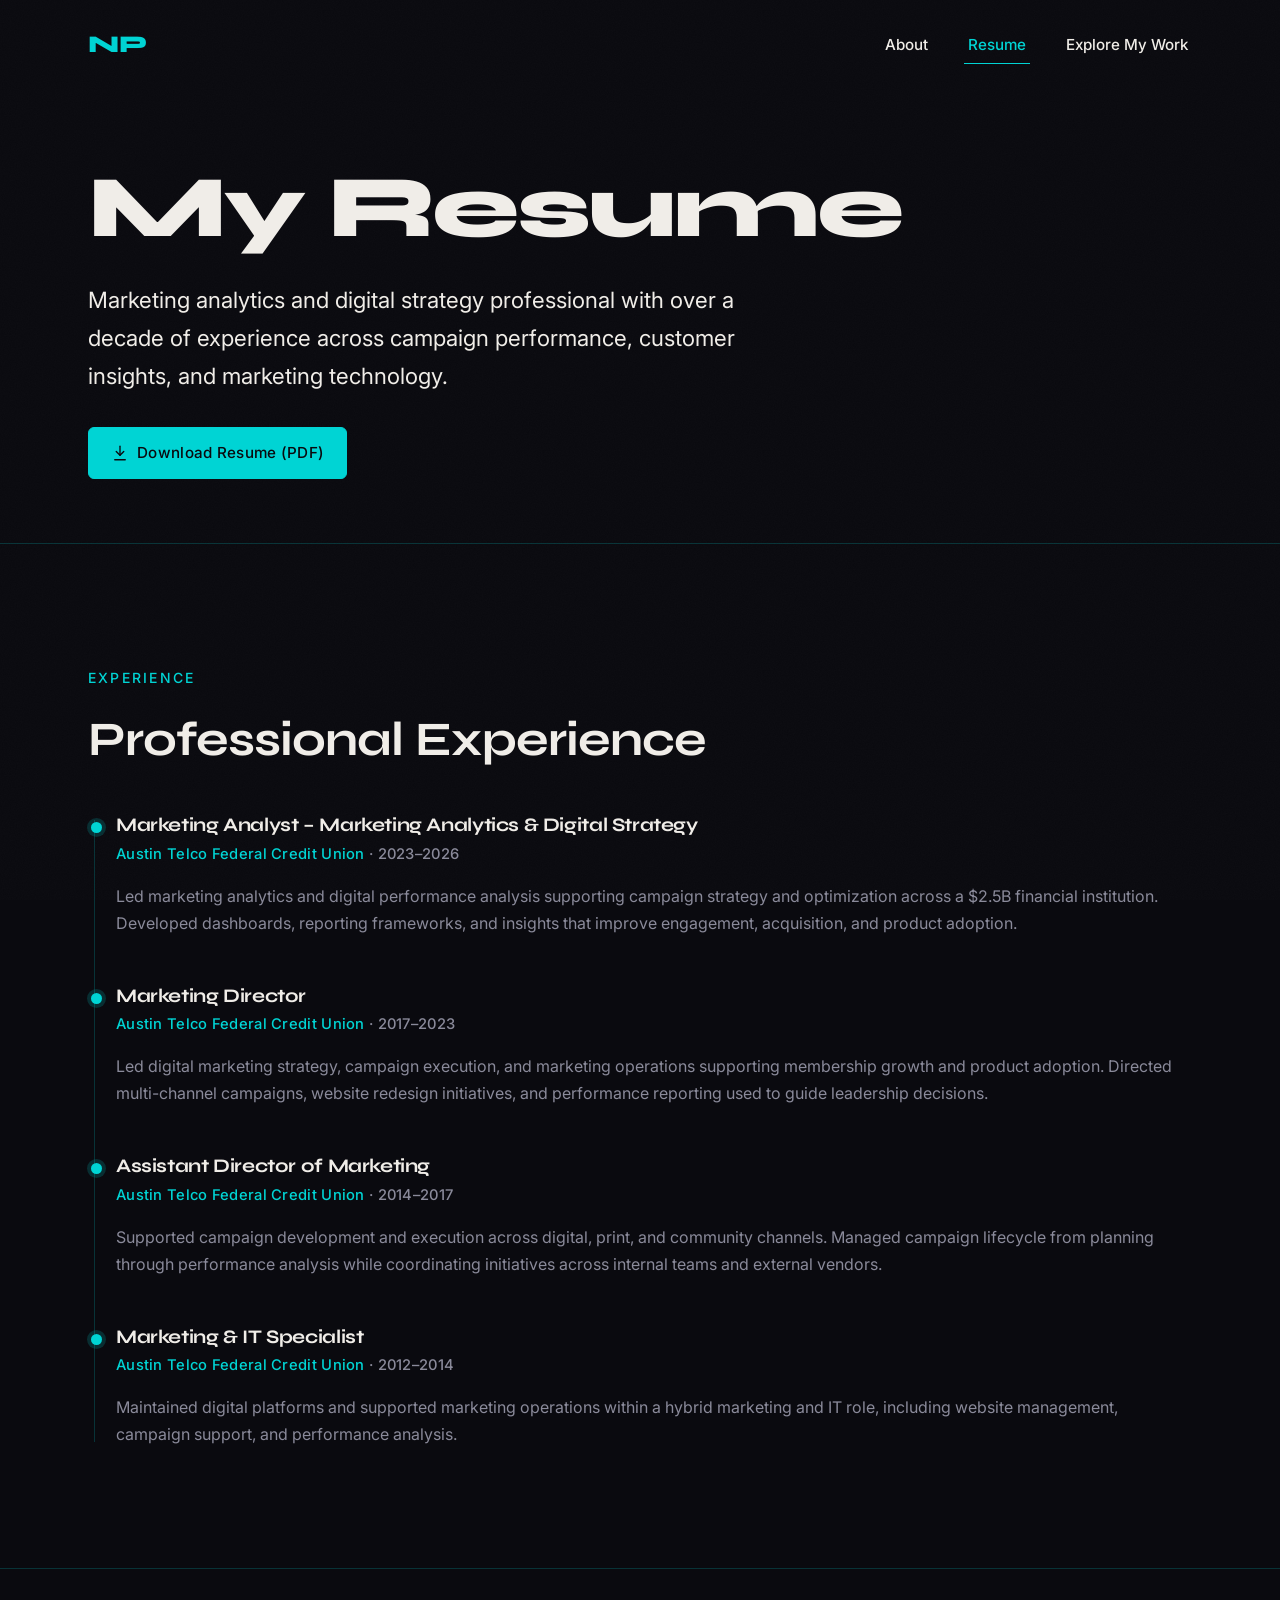
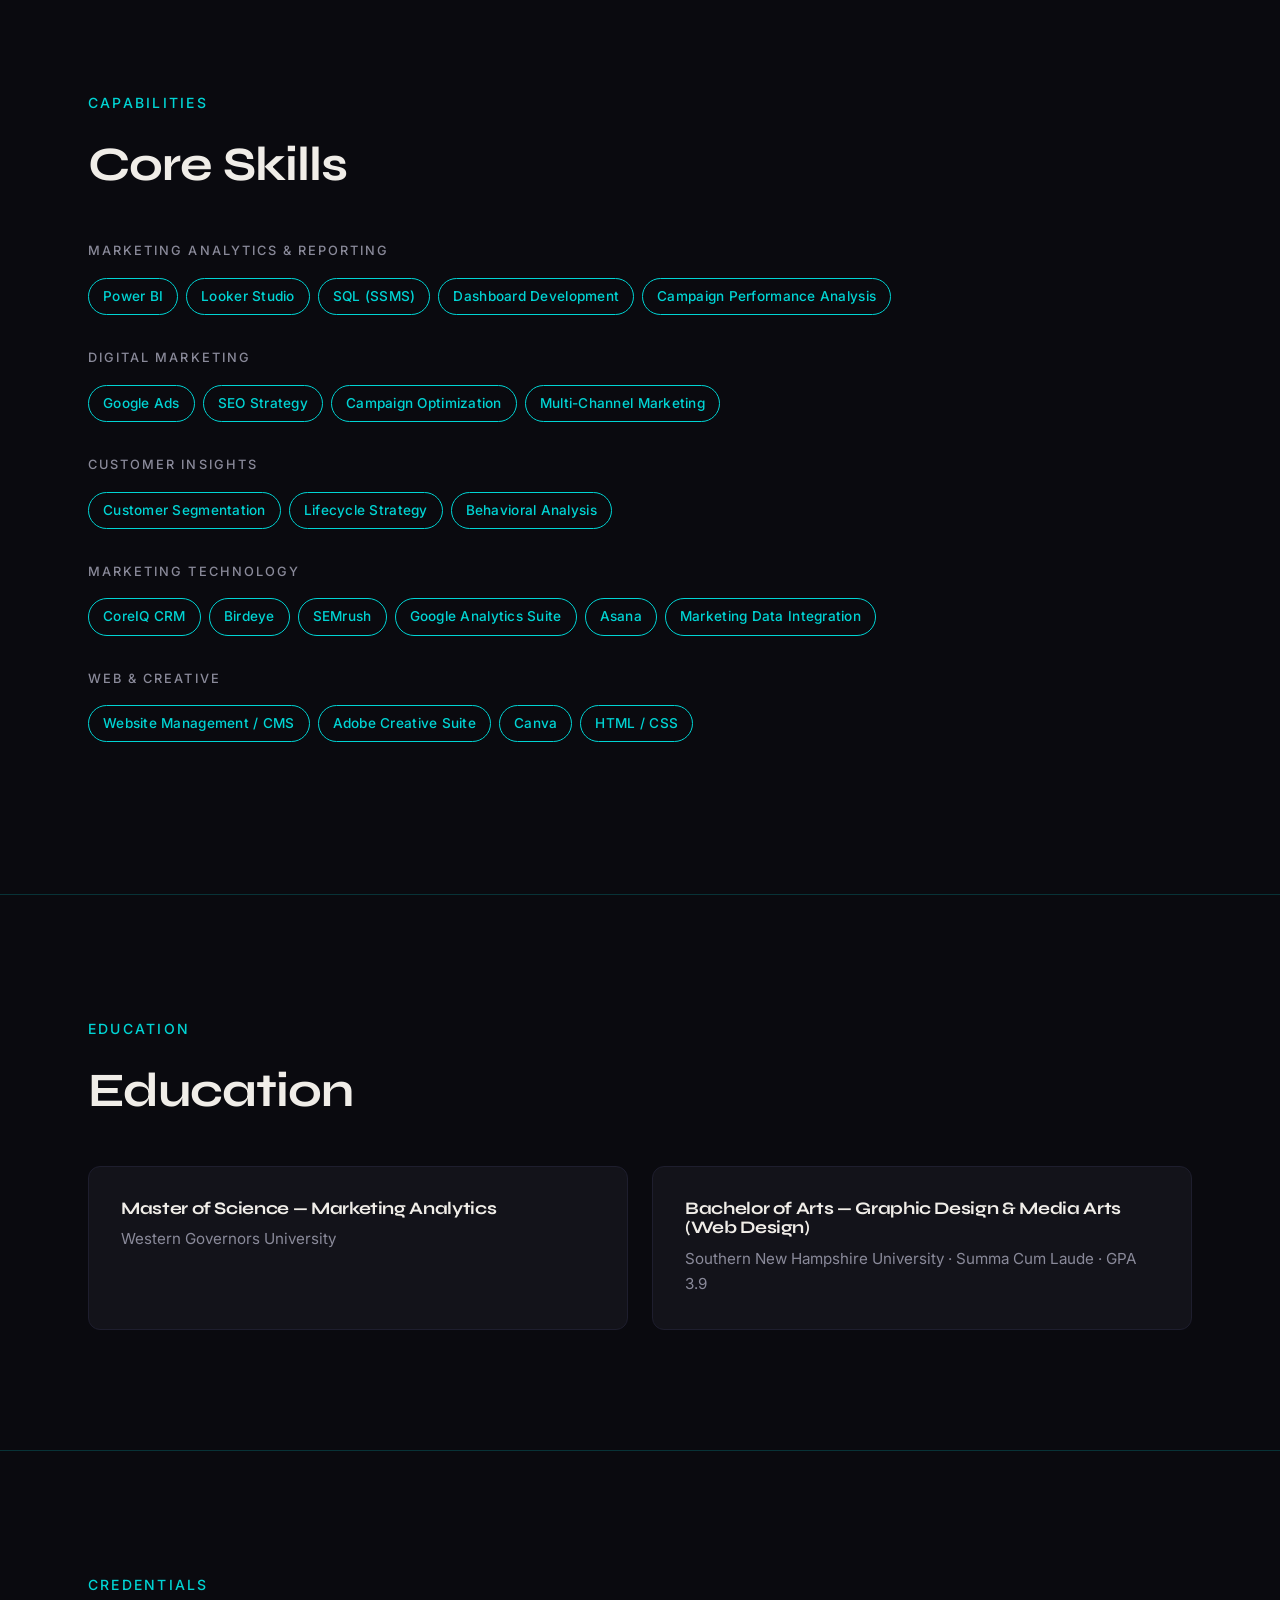
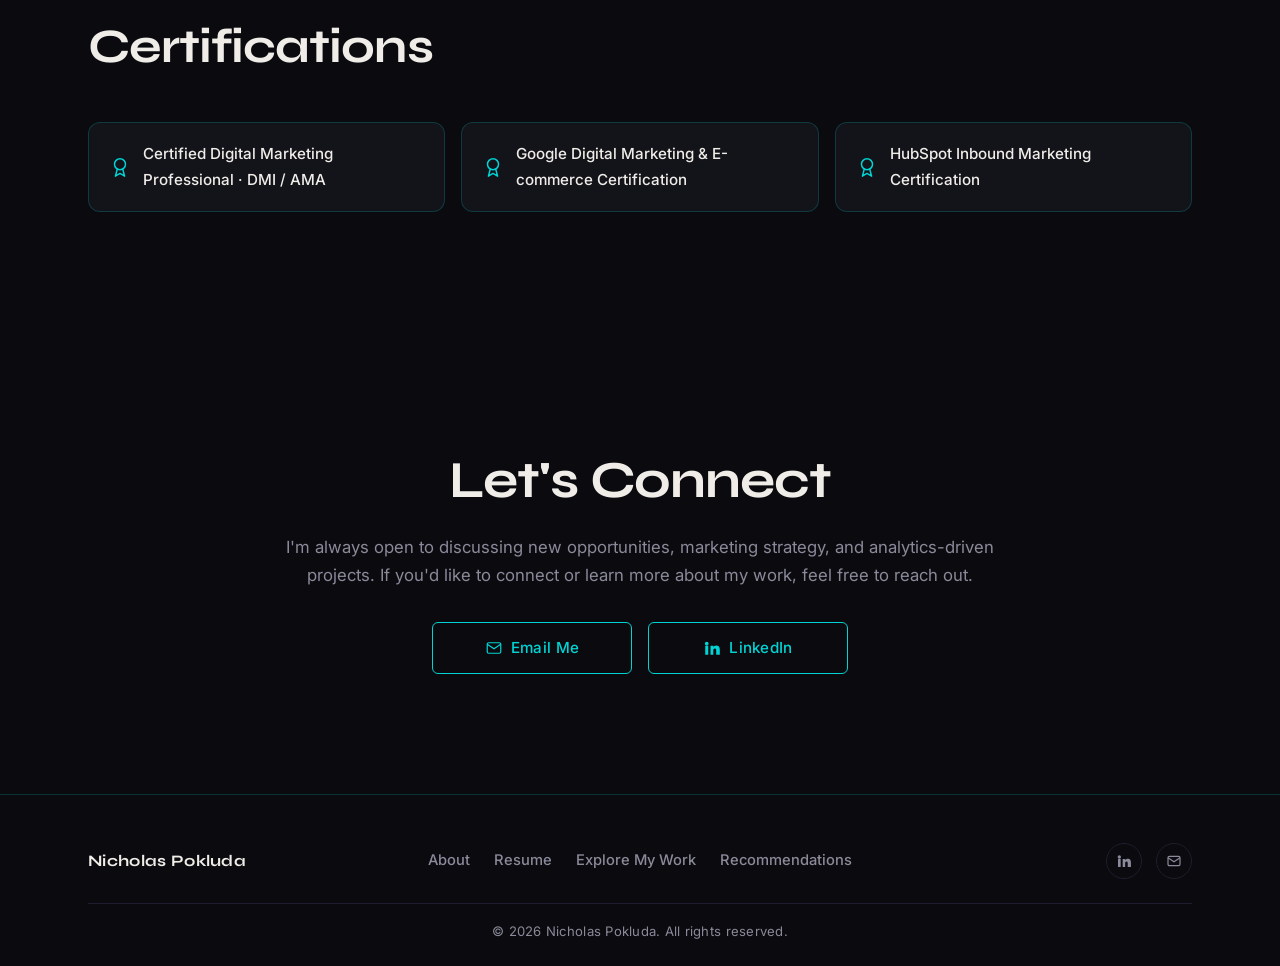
<file: resume.html>
<!DOCTYPE html>
<html lang="en">
<head>
  <meta charset="UTF-8" />
  <meta name="viewport" content="width=device-width, initial-scale=1.0" />
  <title>Resume — Nicholas Pokluda</title>
  <meta name="description" content="Resume of Nicholas Pokluda — over a decade of experience across marketing analytics, digital strategy, and marketing technology. Download the PDF or browse online." />

  <meta property="og:type" content="website" />
  <meta property="og:url" content="https://nicholaspokluda.com/resume.html" />
  <meta property="og:title" content="Resume — Nicholas Pokluda" />
  <meta property="og:description" content="Marketing analytics and digital strategy professional with over a decade of experience." />
  <meta property="og:image" content="https://nicholaspokluda.com/img/og-image.png" />
  <meta property="og:image:width" content="1200" />
  <meta property="og:image:height" content="630" />

  <link rel="canonical" href="https://nicholaspokluda.com/resume.html" />
  <link rel="icon" type="image/x-icon" href="/assets/favicon.ico" />
  <link rel="icon" type="image/png" sizes="96x96" href="/assets/favicon-96x96.png" />
  <link rel="icon" type="image/svg+xml" href="/assets/favicon.svg" />
  <link rel="apple-touch-icon" sizes="180x180" href="/assets/apple-touch-icon.png" />
  <link rel="manifest" href="/assets/site.webmanifest" />

  <link rel="preconnect" href="https://fonts.googleapis.com" />
  <link rel="preconnect" href="https://fonts.gstatic.com" crossorigin />
  <link href="https://fonts.googleapis.com/css2?family=Syne:wght@400;700;800&family=Inter:wght@300;400;500;600&display=swap" rel="stylesheet" />

  <link rel="stylesheet" href="/css/styles.css" />

  <script src="/js/main.js" defer></script>
  <script src="/js/transitions.js" defer></script>
</head>
<body class="page-enter">

  <div class="scroll-progress" aria-hidden="true"></div>

  <header class="site-nav" role="banner">
    <div class="container nav-inner">
      <a href="/index.html" class="nav-monogram" aria-label="Nicholas Pokluda — Home">NP</a>
      <nav class="nav-links" aria-label="Primary">
        <a href="/about.html">About</a>
        <a href="/resume.html" class="is-active">Resume</a>
        <a href="/index.html#work">Explore My Work</a>
      </nav>
      <button class="nav-toggle" aria-label="Open menu" aria-expanded="false" aria-controls="mobile-nav">
        <span class="bar"></span><span class="bar"></span><span class="bar"></span>
      </button>
    </div>
  </header>

  <div class="mobile-nav-backdrop" aria-hidden="true"></div>

  <div class="mobile-nav" id="mobile-nav" role="dialog" aria-label="Mobile navigation" aria-modal="true">
    <button class="nav-close" aria-label="Close menu" type="button">
      <span></span>
      <span></span>
    </button>
    <ul>
      <li><a href="/about.html">About</a></li>
      <li><a href="/resume.html">Resume</a></li>
      <li><a href="/index.html#work">Explore My Work</a></li>
    </ul>
  </div>

  <main>

    <!-- PAGE HERO -->
    <section class="page-hero">
      <div class="container">
        <h1 class="reveal">My Resume</h1>
        <p class="subline reveal" style="font-style: normal;">Marketing analytics and digital strategy professional with over a decade of experience across campaign performance, customer insights, and marketing technology.</p>
        <div class="btn-row reveal">
          <a href="/assets/Nicholas_Pokluda_Resume.pdf" class="btn btn-primary" download>
            <svg viewBox="0 0 24 24" width="18" height="18" fill="none" stroke="currentColor" stroke-width="1.8" stroke-linecap="round" stroke-linejoin="round" aria-hidden="true">
              <path d="M12 3v12" />
              <path d="M7 10l5 5 5-5" />
              <path d="M5 21h14" />
            </svg>
            Download Resume (PDF)
          </a>
        </div>
      </div>
    </section>

    <hr class="accent-line" />

    <!-- EXPERIENCE -->
    <section class="section">
      <div class="container">
        <span class="section-label reveal">Experience</span>
        <h2 class="section-heading reveal">Professional Experience</h2>

        <div class="timeline">
          <article class="timeline-item reveal">
            <h3 class="timeline-role">Marketing Analyst – Marketing Analytics &amp; Digital Strategy</h3>
            <div class="timeline-meta"><span class="company">Austin Telco Federal Credit Union</span> · 2023–2026</div>
            <p>Led marketing analytics and digital performance analysis supporting campaign strategy and optimization across a $2.5B financial institution. Developed dashboards, reporting frameworks, and insights that improve engagement, acquisition, and product adoption.</p>
          </article>

          <article class="timeline-item reveal" data-stagger="100">
            <h3 class="timeline-role">Marketing Director</h3>
            <div class="timeline-meta"><span class="company">Austin Telco Federal Credit Union</span> · 2017–2023</div>
            <p>Led digital marketing strategy, campaign execution, and marketing operations supporting membership growth and product adoption. Directed multi-channel campaigns, website redesign initiatives, and performance reporting used to guide leadership decisions.</p>
          </article>

          <article class="timeline-item reveal" data-stagger="200">
            <h3 class="timeline-role">Assistant Director of Marketing</h3>
            <div class="timeline-meta"><span class="company">Austin Telco Federal Credit Union</span> · 2014–2017</div>
            <p>Supported campaign development and execution across digital, print, and community channels. Managed campaign lifecycle from planning through performance analysis while coordinating initiatives across internal teams and external vendors.</p>
          </article>

          <article class="timeline-item reveal" data-stagger="300">
            <h3 class="timeline-role">Marketing &amp; IT Specialist</h3>
            <div class="timeline-meta"><span class="company">Austin Telco Federal Credit Union</span> · 2012–2014</div>
            <p>Maintained digital platforms and supported marketing operations within a hybrid marketing and IT role, including website management, campaign support, and performance analysis.</p>
          </article>
        </div>
      </div>
    </section>

    <hr class="accent-line" />

    <!-- SKILLS -->
    <section class="section">
      <div class="container">
        <span class="section-label reveal">Capabilities</span>
        <h2 class="section-heading reveal">Core Skills</h2>

        <div class="skills-group reveal">
          <span class="skills-group-label">Marketing Analytics &amp; Reporting</span>
          <div class="pill-row">
            <span class="pill">Power BI</span>
            <span class="pill">Looker Studio</span>
            <span class="pill">SQL (SSMS)</span>
            <span class="pill">Dashboard Development</span>
            <span class="pill">Campaign Performance Analysis</span>
          </div>
        </div>

        <div class="skills-group reveal" data-stagger="80">
          <span class="skills-group-label">Digital Marketing</span>
          <div class="pill-row">
            <span class="pill">Google Ads</span>
            <span class="pill">SEO Strategy</span>
            <span class="pill">Campaign Optimization</span>
            <span class="pill">Multi-Channel Marketing</span>
          </div>
        </div>

        <div class="skills-group reveal" data-stagger="160">
          <span class="skills-group-label">Customer Insights</span>
          <div class="pill-row">
            <span class="pill">Customer Segmentation</span>
            <span class="pill">Lifecycle Strategy</span>
            <span class="pill">Behavioral Analysis</span>
          </div>
        </div>

        <div class="skills-group reveal" data-stagger="240">
          <span class="skills-group-label">Marketing Technology</span>
          <div class="pill-row">
            <span class="pill">CoreIQ CRM</span>
            <span class="pill">Birdeye</span>
            <span class="pill">SEMrush</span>
            <span class="pill">Google Analytics Suite</span>
            <span class="pill">Asana</span>
            <span class="pill">Marketing Data Integration</span>
          </div>
        </div>

        <div class="skills-group reveal" data-stagger="320">
          <span class="skills-group-label">Web &amp; Creative</span>
          <div class="pill-row">
            <span class="pill">Website Management / CMS</span>
            <span class="pill">Adobe Creative Suite</span>
            <span class="pill">Canva</span>
            <span class="pill">HTML / CSS</span>
          </div>
        </div>
      </div>
    </section>

    <hr class="accent-line" />

    <!-- EDUCATION -->
    <section class="section">
      <div class="container">
        <span class="section-label reveal">Education</span>
        <h2 class="section-heading reveal">Education</h2>
        <div class="edu-grid">
          <article class="edu-card reveal">
            <h3>Master of Science — Marketing Analytics</h3>
            <p>Western Governors University</p>
          </article>
          <article class="edu-card reveal" data-stagger="100">
            <h3>Bachelor of Arts — Graphic Design &amp; Media Arts (Web Design)</h3>
            <p>Southern New Hampshire University · Summa Cum Laude · GPA 3.9</p>
          </article>
        </div>
      </div>
    </section>

    <hr class="accent-line" />

    <!-- CERTIFICATIONS -->
    <section class="section">
      <div class="container">
        <span class="section-label reveal">Credentials</span>
        <h2 class="section-heading reveal">Certifications</h2>
        <div class="cert-grid">
          <div class="cert-pill reveal">
            <svg class="cert-icon" viewBox="0 0 24 24" fill="none" stroke="currentColor" stroke-width="1.6" stroke-linecap="round" stroke-linejoin="round" aria-hidden="true">
              <circle cx="12" cy="9" r="6" />
              <path d="M9 14.5L7 22l5-3 5 3-2-7.5" />
            </svg>
            Certified Digital Marketing Professional · DMI / AMA
          </div>
          <div class="cert-pill reveal" data-stagger="100">
            <svg class="cert-icon" viewBox="0 0 24 24" fill="none" stroke="currentColor" stroke-width="1.6" stroke-linecap="round" stroke-linejoin="round" aria-hidden="true">
              <circle cx="12" cy="9" r="6" />
              <path d="M9 14.5L7 22l5-3 5 3-2-7.5" />
            </svg>
            Google Digital Marketing &amp; E-commerce Certification
          </div>
          <div class="cert-pill reveal" data-stagger="200">
            <svg class="cert-icon" viewBox="0 0 24 24" fill="none" stroke="currentColor" stroke-width="1.6" stroke-linecap="round" stroke-linejoin="round" aria-hidden="true">
              <circle cx="12" cy="9" r="6" />
              <path d="M9 14.5L7 22l5-3 5 3-2-7.5" />
            </svg>
            HubSpot Inbound Marketing Certification
          </div>
        </div>
      </div>
    </section>

    <!-- CONNECT -->
    <section class="section">
      <div class="container">
        <div class="connect reveal">
          <h2>Let's Connect</h2>
          <p>I'm always open to discussing new opportunities, marketing strategy, and analytics-driven projects. If you'd like to connect or learn more about my work, feel free to reach out.</p>
          <div class="connect-actions">
            <a href="mailto:njpokluda@gmail.com" class="btn btn-outline">
              <svg viewBox="0 0 24 24" width="18" height="18" fill="none" stroke="currentColor" stroke-width="1.6" aria-hidden="true">
                <rect x="3" y="5" width="18" height="14" rx="2" />
                <path d="M3 7l9 6 9-6" />
              </svg>
              Email Me
            </a>
            <a href="https://www.linkedin.com/in/nicholas-pokluda" target="_blank" rel="noopener noreferrer" class="btn btn-outline">
              <svg viewBox="0 0 24 24" width="18" height="18" fill="currentColor" aria-hidden="true">
                <path d="M4.98 3.5a2.5 2.5 0 1 1 0 5 2.5 2.5 0 0 1 0-5zM3 9h4v12H3V9zm7 0h3.8v1.7h.05c.53-1 1.83-2.05 3.77-2.05 4.04 0 4.78 2.66 4.78 6.12V21H17.6v-5.4c0-1.29-.02-2.95-1.8-2.95-1.8 0-2.07 1.4-2.07 2.86V21H10V9z"/>
              </svg>
              LinkedIn
            </a>
          </div>
        </div>
      </div>
    </section>

  </main>

  <button class="back-to-top" aria-label="Back to top">
    <svg viewBox="0 0 24 24" fill="none" stroke="currentColor" stroke-width="2" stroke-linecap="round" stroke-linejoin="round" aria-hidden="true">
      <path d="M12 19V5" />
      <path d="M5 12l7-7 7 7" />
    </svg>
  </button>

  <footer class="site-footer" role="contentinfo">
    <div class="container">
      <div class="footer-inner">
        <div class="footer-brand">Nicholas Pokluda</div>
        <nav class="footer-links" aria-label="Footer">
          <a href="/about.html">About</a>
          <a href="/resume.html">Resume</a>
          <a href="/index.html#work">Explore My Work</a>
          <a href="/recommendations.html">Recommendations</a>
        </nav>
        <div class="footer-social">
          <a href="https://www.linkedin.com/in/nicholas-pokluda" target="_blank" rel="noopener noreferrer" aria-label="LinkedIn">
            <svg viewBox="0 0 24 24" fill="currentColor" aria-hidden="true">
              <path d="M4.98 3.5a2.5 2.5 0 1 1 0 5 2.5 2.5 0 0 1 0-5zM3 9h4v12H3V9zm7 0h3.8v1.7h.05c.53-1 1.83-2.05 3.77-2.05 4.04 0 4.78 2.66 4.78 6.12V21H17.6v-5.4c0-1.29-.02-2.95-1.8-2.95-1.8 0-2.07 1.4-2.07 2.86V21H10V9z"/>
            </svg>
          </a>
          <a href="mailto:njpokluda@gmail.com" aria-label="Email Nicholas">
            <svg viewBox="0 0 24 24" fill="none" stroke="currentColor" stroke-width="1.8" aria-hidden="true">
              <rect x="3" y="5" width="18" height="14" rx="2" />
              <path d="M3 7l9 6 9-6" />
            </svg>
          </a>
        </div>
      </div>
      <div class="footer-copy">© <span id="year"></span> Nicholas Pokluda. All rights reserved.</div>
    </div>
  </footer>

</body>
</html>
</file>
<file: css/styles.css>
/* =========================================================
   Nicholas Pokluda — Portfolio Stylesheet
   Global design system, layout, components, responsive rules.
   ========================================================= */

/* ---------- Design tokens ---------- */
:root {
  /* Color palette */
  --color-bg: #0a0a0f;
  --color-surface: #13131a;
  --color-surface-2: #16161f;
  --color-border: #1e1e2e;
  --color-text: #f0ede8;
  --color-text-muted: #8a8a9a;
  --color-accent: #00d4d4;
  --color-accent-hover: #00ffff;
  --color-accent-dim: rgba(0, 212, 212, 0.12);
  --color-accent-line: rgba(0, 212, 212, 0.20);

  /* Type families */
  --font-display: "Syne", system-ui, sans-serif;
  --font-body: "Inter", system-ui, sans-serif;

  /* Spacing scale (8px base) */
  --space-1: 8px;
  --space-2: 16px;
  --space-3: 24px;
  --space-4: 32px;
  --space-5: 48px;
  --space-6: 64px;
  --space-7: 96px;
  --space-8: 120px;

  /* Radius */
  --radius-card: 12px;
  --radius-button: 6px;
  --radius-pill: 999px;

  /* Layout */
  --container-max: 1200px;
  --container-pad: clamp(20px, 5vw, 48px);

  /* Motion */
  --ease: cubic-bezier(0.22, 1, 0.36, 1);
  --t-fast: 150ms;
  --t-med: 300ms;
  --t-slow: 600ms;
}

/* ---------- Reset ---------- */
*,
*::before,
*::after {
  box-sizing: border-box;
}

html {
  -webkit-text-size-adjust: 100%;
  scroll-behavior: smooth;
}

body {
  margin: 0;
  background: var(--color-bg);
  color: var(--color-text);
  font-family: var(--font-body);
  font-size: 1rem;
  line-height: 1.7;
  font-weight: 400;
  -webkit-font-smoothing: antialiased;
  -moz-osx-font-smoothing: grayscale;
  overflow-x: hidden;
}

img,
svg {
  display: block;
  max-width: 100%;
}

a {
  color: var(--color-accent);
  text-decoration: none;
  transition: color var(--t-fast) var(--ease);
}

a:hover {
  color: var(--color-accent-hover);
}

button {
  font-family: inherit;
  cursor: pointer;
  border: none;
  background: none;
  color: inherit;
}

ul {
  margin: 0;
  padding: 0;
  list-style: none;
}

h1, h2, h3, h4, h5, h6 {
  font-family: var(--font-display);
  font-weight: 700;
  margin: 0;
  line-height: 1.1;
  letter-spacing: -0.02em;
}

p {
  margin: 0 0 1em 0;
}

p:last-child {
  margin-bottom: 0;
}

/* ---------- Grain overlay ---------- */
body::before {
  content: "";
  position: fixed;
  inset: 0;
  pointer-events: none;
  z-index: 1;
  opacity: 0.035;
  background-image: url("data:image/svg+xml;utf8,<svg xmlns='http://www.w3.org/2000/svg' width='220' height='220'><filter id='n'><feTurbulence type='fractalNoise' baseFrequency='0.85' numOctaves='2' stitchTiles='stitch'/><feColorMatrix values='0 0 0 0 1 0 0 0 0 1 0 0 0 0 1 0 0 0 0.55 0'/></filter><rect width='100%' height='100%' filter='url(%23n)'/></svg>");
  background-size: 220px 220px;
}

/* ---------- Utilities ---------- */
.container {
  width: 100%;
  max-width: var(--container-max);
  margin: 0 auto;
  padding-left: var(--container-pad);
  padding-right: var(--container-pad);
  position: relative;
  z-index: 2;
}

.section {
  padding-top: 64px;
  padding-bottom: 64px;
  position: relative;
  z-index: 2;
}

@media (min-width: 768px) {
  .section {
    padding-top: 120px;
    padding-bottom: 120px;
  }
}

.section-label {
  display: inline-block;
  font-family: var(--font-body);
  font-size: 0.875rem;
  font-weight: 500;
  color: var(--color-accent);
  letter-spacing: 0.16em;
  text-transform: uppercase;
  margin-bottom: var(--space-3);
}

.section-heading {
  font-family: var(--font-display);
  font-weight: 700;
  font-size: clamp(1.8rem, 4vw, 3rem);
  line-height: 1.1;
  letter-spacing: -0.02em;
  margin-bottom: var(--space-5);
  max-width: 24ch;
}

.accent-line {
  border: 0;
  height: 1px;
  background: var(--color-accent-line);
  width: 100%;
  margin: 0;
}

.visually-hidden {
  position: absolute;
  width: 1px; height: 1px;
  padding: 0; margin: -1px;
  overflow: hidden;
  clip: rect(0,0,0,0);
  white-space: nowrap;
  border: 0;
}

/* ---------- Scroll progress bar ---------- */
.scroll-progress {
  position: fixed;
  top: 0;
  left: 0;
  width: 0%;
  height: 2px;
  background: var(--color-accent);
  z-index: 1000;
  transition: width 80ms linear;
}

/* ---------- Page transition states ---------- */
body.page-enter {
  opacity: 0;
}

body {
  opacity: 1;
  transition: opacity var(--t-med) var(--ease), transform var(--t-med) var(--ease);
}

body.page-exit {
  opacity: 0;
  transform: translateY(-8px);
}

/* ---------- Navigation ---------- */
.site-nav {
  position: absolute;
  top: 0;
  left: 0;
  right: 0;
  z-index: 100;
  padding: var(--space-3) 0;
  transition: background var(--t-med) var(--ease), backdrop-filter var(--t-med) var(--ease), border-color var(--t-med) var(--ease);
  border-bottom: 1px solid transparent;
}

.site-nav.is-scrolled {
  position: fixed;
  background: rgba(10, 10, 15, 0.6);
  backdrop-filter: blur(12px);
  -webkit-backdrop-filter: blur(12px);
  border-bottom-color: var(--color-border);
}

.nav-inner {
  display: flex;
  align-items: center;
  justify-content: space-between;
  gap: var(--space-3);
}

.nav-monogram {
  font-family: var(--font-display);
  font-weight: 800;
  font-size: 1.5rem;
  color: var(--color-accent);
  letter-spacing: 0.02em;
  text-decoration: none;
}

.nav-monogram:hover {
  color: var(--color-accent-hover);
}

.nav-links {
  display: none;
  align-items: center;
  gap: var(--space-4);
}

@media (min-width: 768px) {
  .nav-links {
    display: flex;
  }
}

.nav-links a {
  font-family: var(--font-body);
  font-weight: 500;
  font-size: 0.95rem;
  color: var(--color-text);
  position: relative;
  padding: 8px 4px;
  transition: color var(--t-fast) var(--ease);
}

.nav-links a::after {
  content: "";
  position: absolute;
  left: 0;
  right: 0;
  bottom: 2px;
  height: 1px;
  background: var(--color-accent);
  transform: scaleX(0);
  transform-origin: left center;
  transition: transform var(--t-fast) var(--ease);
}

.nav-links a:hover,
.nav-links a.is-active {
  color: var(--color-accent);
}

.nav-links a:hover::after,
.nav-links a.is-active::after {
  transform: scaleX(1);
}

/* Hamburger */
.nav-toggle {
  display: inline-flex;
  align-items: center;
  justify-content: center;
  width: 44px;
  height: 44px;
  border-radius: var(--radius-button);
  position: relative;
  background: transparent;
  z-index: 110;
}

@media (min-width: 768px) {
  .nav-toggle {
    display: none;
  }
}

.nav-toggle .bar {
  display: block;
  position: absolute;
  left: 12px;
  right: 12px;
  height: 2px;
  background: var(--color-text);
  border-radius: 2px;
  transition: transform var(--t-med) var(--ease), opacity var(--t-fast) var(--ease), top var(--t-med) var(--ease);
}

.nav-toggle .bar:nth-child(1) { top: 16px; }
.nav-toggle .bar:nth-child(2) { top: 21px; }
.nav-toggle .bar:nth-child(3) { top: 26px; }

.nav-toggle[aria-expanded="true"] .bar:nth-child(1) {
  top: 21px;
  transform: rotate(45deg);
}
.nav-toggle[aria-expanded="true"] .bar:nth-child(2) {
  opacity: 0;
}
.nav-toggle[aria-expanded="true"] .bar:nth-child(3) {
  top: 21px;
  transform: rotate(-45deg);
}

/* Mobile overlay */
.mobile-nav {
  position: fixed;
  inset: 0;
  background: rgba(10, 10, 15, 0.97);
  backdrop-filter: blur(18px);
  -webkit-backdrop-filter: blur(18px);
  z-index: 1000;
  display: flex;
  align-items: center;
  justify-content: center;
  opacity: 0;
  pointer-events: none;
  transform: translateY(-12px);
  transition: opacity var(--t-med) var(--ease), transform var(--t-med) var(--ease);
}

.mobile-nav.is-open {
  opacity: 1;
  pointer-events: auto;
  transform: translateY(0);
}

.mobile-nav ul {
  display: flex;
  flex-direction: column;
  gap: var(--space-4);
  text-align: center;
}

.mobile-nav a {
  font-family: var(--font-display);
  font-weight: 700;
  font-size: clamp(1.75rem, 6vw, 2.5rem);
  color: var(--color-text);
}

.mobile-nav a:hover {
  color: var(--color-accent);
}

/* ---------- Back to top ---------- */
.back-to-top {
  position: fixed;
  bottom: 24px;
  right: 24px;
  width: 44px;
  height: 44px;
  border-radius: 999px;
  background: var(--color-accent);
  color: var(--color-bg);
  display: inline-flex;
  align-items: center;
  justify-content: center;
  box-shadow: 0 8px 28px rgba(0, 212, 212, 0.35);
  opacity: 0;
  transform: translateY(8px);
  pointer-events: none;
  transition: opacity var(--t-med) var(--ease), transform var(--t-med) var(--ease), background var(--t-fast) var(--ease);
  z-index: 95;
}

.back-to-top.is-visible {
  opacity: 1;
  transform: translateY(0);
  pointer-events: auto;
}

.back-to-top:hover {
  background: var(--color-accent-hover);
  color: var(--color-bg);
}

.back-to-top svg {
  width: 18px;
  height: 18px;
}

/* ---------- Buttons ---------- */
.btn {
  display: inline-flex;
  align-items: center;
  justify-content: center;
  gap: 8px;
  min-height: 44px;
  padding: 12px 22px;
  border-radius: var(--radius-button);
  font-family: var(--font-body);
  font-weight: 500;
  font-size: 0.95rem;
  letter-spacing: 0.02em;
  border: 1px solid transparent;
  transition: background var(--t-fast) var(--ease), color var(--t-fast) var(--ease), border-color var(--t-fast) var(--ease), transform var(--t-fast) var(--ease);
  cursor: pointer;
  text-decoration: none;
}

.btn-primary {
  background: var(--color-accent);
  color: var(--color-bg);
  border-color: var(--color-accent);
}

.btn-primary:hover {
  background: var(--color-accent-hover);
  border-color: var(--color-accent-hover);
  color: var(--color-bg);
  transform: translateY(-1px);
}

.btn-outline {
  background: transparent;
  color: var(--color-accent);
  border-color: var(--color-accent);
}

.btn-outline:hover {
  background: var(--color-accent-dim);
  color: var(--color-accent-hover);
  border-color: var(--color-accent-hover);
  transform: translateY(-1px);
}

.btn-row {
  display: flex;
  flex-wrap: wrap;
  gap: var(--space-2);
  margin-top: var(--space-4);
}

/* ---------- Hero (homepage) ---------- */
.hero {
  min-height: 100vh;
  display: flex;
  align-items: center;
  position: relative;
  padding-top: 120px;
  padding-bottom: 80px;
  overflow: hidden;
}

/* ---------- Hero ambient orbs ---------- */
.hero-orbs {
  position: absolute;
  inset: 0;
  pointer-events: none;
  z-index: 1;
  overflow: hidden;
}

.hero-orb {
  position: absolute;
  display: block;
  border-radius: 50%;
  filter: blur(100px);
  will-change: transform;
}

.hero-orb--1 {
  width: 820px;
  height: 820px;
  top: -200px;
  left: -180px;
  background: radial-gradient(circle at center, rgba(0, 212, 212, 0.18) 0%, rgba(0, 212, 212, 0) 70%);
}

.hero-orb--2 {
  width: 680px;
  height: 680px;
  bottom: -180px;
  right: -160px;
  background: radial-gradient(circle at center, rgba(0, 212, 212, 0.14) 0%, rgba(0, 212, 212, 0) 70%);
}

.hero-orb--3 {
  width: 720px;
  height: 720px;
  top: 30%;
  left: 35%;
  background: radial-gradient(circle at center, rgba(0, 180, 255, 0.12) 0%, rgba(0, 180, 255, 0) 70%);
}

/* Hero content + orbs stacking — keep orbs behind content */
.hero > .container {
  position: relative;
  z-index: 2;
}

@keyframes orb-drift-1 {
  0%   { transform: translate(0, 0) scale(1); }
  50%  { transform: translate(60px, 40px) scale(1.04); }
  100% { transform: translate(110px, 90px) scale(0.97); }
}

@keyframes orb-drift-2 {
  0%   { transform: translate(0, 0) scale(1); }
  50%  { transform: translate(-70px, -50px) scale(0.96); }
  100% { transform: translate(-110px, -90px) scale(1.05); }
}

@keyframes orb-drift-3 {
  0%   { transform: translate(0, 0) scale(0.98); }
  50%  { transform: translate(-50px, 70px) scale(1.03); }
  100% { transform: translate(80px, -60px) scale(0.95); }
}

.hero-orb--1 { animation: orb-drift-1 18s infinite ease-in-out alternate; }
.hero-orb--2 { animation: orb-drift-2 24s infinite ease-in-out alternate; }
.hero-orb--3 { animation: orb-drift-3 20s infinite ease-in-out alternate; }

.hero-content {
  max-width: 900px;
}

.availability-badge {
  display: inline-flex;
  align-items: center;
  gap: 10px;
  padding: 8px 16px;
  border-radius: var(--radius-pill);
  border: 1px solid var(--color-accent-line);
  background: var(--color-accent-dim);
  color: var(--color-text);
  font-size: 0.85rem;
  font-weight: 500;
  letter-spacing: 0.02em;
}

.availability-badge .dot {
  display: inline-block;
  width: 8px;
  height: 8px;
  border-radius: 50%;
  background: var(--color-accent);
  box-shadow: 0 0 0 0 rgba(0, 212, 212, 0.6);
  animation: pulse-dot 2s var(--ease) infinite;
}

@keyframes pulse-dot {
  0%   { box-shadow: 0 0 0 0 rgba(0, 212, 212, 0.55); }
  70%  { box-shadow: 0 0 0 12px rgba(0, 212, 212, 0); }
  100% { box-shadow: 0 0 0 0 rgba(0, 212, 212, 0); }
}

.hero-headline {
  font-family: var(--font-display);
  font-weight: 800;
  font-size: clamp(3rem, 8vw, 7rem);
  line-height: 1;
  letter-spacing: -0.035em;
  margin: var(--space-3) 0 var(--space-3);
}

.hero-headline .line {
  display: block;
}

.hero-sub {
  font-size: clamp(1rem, 1.4vw, 1.18rem);
  color: var(--color-text);
  max-width: 560px;
  margin-bottom: var(--space-4);
}

/* Hero load animation */
.hero-anim {
  opacity: 0;
  transform: translateY(16px);
  transition: opacity 700ms var(--ease), transform 700ms var(--ease);
}
.hero-anim.is-in {
  opacity: 1;
  transform: translateY(0);
}

/* ---------- Reveal-on-scroll ---------- */
.reveal {
  opacity: 0;
  transform: translateY(24px);
  transition: opacity var(--t-slow) var(--ease), transform var(--t-slow) var(--ease);
}
.reveal.is-visible {
  opacity: 1;
  transform: translateY(0);
}

/* ---------- Pillars (homepage section 2) ---------- */
.pillars-grid {
  display: grid;
  grid-template-columns: 1fr;
  gap: var(--space-3);
}

@media (min-width: 768px) {
  .pillars-grid {
    grid-template-columns: 1fr 1fr;
    gap: var(--space-4);
  }
}

.pillar-card {
  position: relative;
  padding: var(--space-4);
  border-radius: var(--radius-card);
  background: var(--color-surface);
  border: 1px solid var(--color-border);
  overflow: hidden;
  transition: transform var(--t-fast) var(--ease), box-shadow var(--t-fast) var(--ease), border-color var(--t-fast) var(--ease);
}

.pillar-card::before {
  content: "";
  position: absolute;
  top: 0;
  left: 0;
  right: 0;
  height: 2px;
  background: var(--color-accent);
  transform: scaleX(0);
  transform-origin: left center;
  transition: transform var(--t-med) var(--ease);
}

.pillar-card:hover {
  transform: translateY(-4px);
  border-color: var(--color-accent-line);
  box-shadow: 0 16px 40px rgba(0, 0, 0, 0.45);
}

.pillar-card:hover::before {
  transform: scaleX(1);
}

.pillar-icon {
  width: 40px;
  height: 40px;
  color: var(--color-accent);
  margin-bottom: var(--space-3);
}

.pillar-title {
  font-family: var(--font-display);
  font-weight: 700;
  font-size: 1.25rem;
  margin-bottom: 12px;
}

.pillar-card p {
  color: var(--color-text-muted);
  font-size: 0.98rem;
}

/* ---------- Marquee band ---------- */
.marquee-band {
  width: 100%;
  overflow: hidden;
  padding: 20px 0;
  border-top: 1px solid var(--color-border);
  border-bottom: 1px solid var(--color-border);
  background: var(--color-surface);
  position: relative;
  z-index: 2;
}

.marquee-track {
  display: flex;
  width: fit-content;
  animation: marquee-scroll 30s linear infinite;
}

.marquee-band:hover .marquee-track {
  animation-play-state: paused;
}

.marquee-content {
  display: flex;
  align-items: center;
  gap: 32px;
  padding-right: 32px;
  white-space: nowrap;
  font-family: var(--font-body);
  font-size: 0.85rem;
  font-weight: 500;
  letter-spacing: 0.12em;
  text-transform: uppercase;
  color: var(--color-text-muted);
}

.marquee-content .dot {
  color: var(--color-accent);
  font-size: 1rem;
}

@keyframes marquee-scroll {
  0%   { transform: translateX(0); }
  100% { transform: translateX(-50%); }
}

@media (prefers-reduced-motion: no-preference) {
  .marquee-track {
    animation: marquee-scroll 30s linear infinite;
  }
}

/* ---------- Stats band ---------- */
.stats-band {
  background: var(--color-surface);
  border-top: 1px solid var(--color-border);
  border-bottom: 1px solid var(--color-border);
  padding: var(--space-6) 0;
}

.stats-grid {
  display: grid;
  grid-template-columns: 1fr 1fr;
  gap: var(--space-4);
}

@media (min-width: 900px) {
  .stats-grid {
    grid-template-columns: repeat(4, 1fr);
  }
}

.stat {
  text-align: center;
}

.stat-number {
  font-family: var(--font-display);
  font-weight: 800;
  font-size: clamp(2.5rem, 5vw, 4rem);
  letter-spacing: -0.03em;
  color: var(--color-text);
  line-height: 1;
}

.stat-number .stat-suffix {
  color: var(--color-accent);
}

.stat-label {
  margin-top: var(--space-2);
  font-family: var(--font-body);
  font-weight: 500;
  font-size: 0.85rem;
  letter-spacing: 0.16em;
  text-transform: uppercase;
  color: var(--color-text-muted);
}

/* ---------- About teaser (homepage) ---------- */
.about-teaser {
  display: grid;
  gap: var(--space-5);
  grid-template-columns: 1fr;
  align-items: center;
}

@media (min-width: 900px) {
  .about-teaser {
    grid-template-columns: 1.1fr 1fr;
    gap: var(--space-7);
  }
}

.about-teaser-text p {
  color: var(--color-text-muted);
  font-size: 1.05rem;
  margin-bottom: var(--space-3);
}

.about-teaser-img {
  position: relative;
  border-radius: var(--radius-card);
  overflow: hidden;
  aspect-ratio: 4 / 5;
  border: 1px solid var(--color-accent-line);
  box-shadow: 0 24px 60px rgba(0, 212, 212, 0.10);
}

.about-teaser-img img {
  width: 100%;
  height: 100%;
  object-fit: cover;
}

.text-link {
  display: inline-flex;
  align-items: center;
  gap: 8px;
  color: var(--color-accent);
  font-weight: 500;
  letter-spacing: 0.02em;
  margin-top: var(--space-2);
}

.text-link:hover {
  color: var(--color-accent-hover);
}

/* ---------- Featured work tabs ---------- */
.work-tabs {
  display: flex;
  flex-wrap: wrap;
  gap: 0;
  border-bottom: 1px solid var(--color-border);
  margin-bottom: var(--space-5);
}

.work-tab {
  padding: 14px 18px;
  font-family: var(--font-body);
  font-weight: 500;
  font-size: 0.95rem;
  color: var(--color-text-muted);
  position: relative;
  background: transparent;
  cursor: pointer;
  letter-spacing: 0.02em;
  transition: color var(--t-fast) var(--ease);
}

.work-tab::after {
  content: "";
  position: absolute;
  left: 12px;
  right: 12px;
  bottom: -1px;
  height: 2px;
  background: var(--color-accent);
  transform: scaleX(0);
  transition: transform var(--t-fast) var(--ease);
  transform-origin: left center;
}

.work-tab:hover {
  color: var(--color-text);
}

.work-tab:hover::after {
  transform: scaleX(0.6);
}

.work-tab[aria-selected="true"] {
  color: var(--color-accent);
}

.work-tab[aria-selected="true"]::after {
  transform: scaleX(1);
}

.work-panel {
  display: none;
  opacity: 0;
  transition: opacity 200ms var(--ease);
  grid-template-columns: 1fr;
  gap: var(--space-5);
  align-items: center;
}

@media (min-width: 900px) {
  .work-panel {
    grid-template-columns: 1.1fr 1fr;
    gap: var(--space-6);
  }
}

.work-panel.is-active {
  display: grid;
  opacity: 1;
}

.work-panel-img {
  border-radius: var(--radius-card);
  overflow: hidden;
  aspect-ratio: 16 / 10;
  border: 1px solid var(--color-border);
  box-shadow: 0 18px 40px rgba(0, 0, 0, 0.4);
}

.work-panel-img img {
  width: 100%;
  height: 100%;
  object-fit: cover;
}

.work-panel-title {
  font-family: var(--font-display);
  font-weight: 700;
  font-size: clamp(1.5rem, 3vw, 2.2rem);
  margin-bottom: var(--space-2);
}

.work-panel-desc {
  color: var(--color-text-muted);
  margin-bottom: var(--space-3);
}

.work-results {
  list-style: none;
  padding: 0;
  margin: 0 0 var(--space-3) 0;
}

.work-results li {
  position: relative;
  padding-left: 22px;
  margin-bottom: 8px;
  color: var(--color-text);
  font-size: 0.98rem;
}

.work-results li::before {
  content: "›";
  position: absolute;
  left: 0;
  top: 0;
  color: var(--color-accent);
  font-weight: 700;
}

/* ---------- Mobile accordion (mirrors tab content) ---------- */
.work-accordion {
  display: none;
}

@media (max-width: 767px) {
  .work-tabs,
  .work-panels {
    display: none;
  }
  .work-accordion {
    display: block;
  }
}

.work-acc-item {
  border: 1px solid var(--color-border);
  border-radius: var(--radius-card);
  margin-bottom: var(--space-2);
  overflow: hidden;
  background: var(--color-surface);
  transition: border-color var(--t-fast) var(--ease);
}

.work-acc-item.is-open {
  border-color: var(--color-accent-line);
}

.work-acc-header {
  width: 100%;
  display: flex;
  align-items: center;
  justify-content: space-between;
  gap: var(--space-2);
  padding: 18px 20px;
  background: transparent;
  border: 0;
  border-left: 3px solid transparent;
  font-family: var(--font-display);
  font-weight: 700;
  font-size: 1.05rem;
  color: var(--color-text);
  text-align: left;
  cursor: pointer;
  letter-spacing: -0.01em;
  min-height: 44px;
  transition: color var(--t-fast) var(--ease), border-color var(--t-fast) var(--ease), background var(--t-fast) var(--ease);
}

.work-acc-header:hover {
  color: var(--color-accent);
}

.work-acc-item.is-open .work-acc-header {
  color: var(--color-accent);
  border-left-color: var(--color-accent);
}

.work-acc-chevron {
  width: 18px;
  height: 18px;
  flex-shrink: 0;
  color: var(--color-accent);
  transition: transform var(--t-med) var(--ease);
}

.work-acc-item.is-open .work-acc-chevron {
  transform: rotate(180deg);
}

.work-acc-panel {
  max-height: 0;
  overflow: hidden;
  transition: max-height 400ms var(--ease);
}

.work-acc-body {
  padding: 4px 20px 22px;
  display: grid;
  gap: var(--space-3);
}

.work-acc-img {
  border-radius: var(--radius-card);
  overflow: hidden;
  aspect-ratio: 16 / 10;
  border: 1px solid var(--color-border);
}

.work-acc-img img {
  width: 100%;
  height: 100%;
  object-fit: cover;
}

.work-acc-body p {
  color: var(--color-text-muted);
  font-size: 0.98rem;
}

/* ---------- Connect block ---------- */
.connect {
  text-align: center;
  max-width: 720px;
  margin: 0 auto;
}

.connect h2 {
  font-size: clamp(2rem, 5vw, 3.25rem);
  margin-bottom: var(--space-3);
}

.connect p {
  color: var(--color-text-muted);
  font-size: 1.05rem;
  margin-bottom: var(--space-4);
}

.connect-actions {
  display: flex;
  gap: var(--space-2);
  justify-content: center;
  flex-wrap: wrap;
}

.connect-actions .btn {
  min-width: 200px;
}

/* ---------- Page hero (about / resume) ---------- */
.page-hero {
  padding-top: 160px;
  padding-bottom: 64px;
}

.page-hero h1 {
  font-family: var(--font-display);
  font-weight: 800;
  font-size: clamp(2.5rem, 7vw, 5.5rem);
  letter-spacing: -0.03em;
  margin-bottom: var(--space-3);
}

.page-hero .subline {
  font-style: italic;
  color: var(--color-text);
  font-size: clamp(1.1rem, 2vw, 1.4rem);
  max-width: 720px;
}

.about-intro {
  display: grid;
  grid-template-columns: 1fr;
  gap: var(--space-5);
  align-items: start;
}

@media (min-width: 900px) {
  .about-intro {
    grid-template-columns: 0.9fr 1.1fr;
    gap: var(--space-6);
  }
}

.about-intro-img {
  border-radius: var(--radius-card);
  overflow: hidden;
  aspect-ratio: 4 / 5;
  border: 1px solid var(--color-accent-line);
  box-shadow: 0 18px 40px rgba(0, 212, 212, 0.10);
}

.about-intro-img img {
  width: 100%;
  height: 100%;
  object-fit: cover;
}

.narrative {
  max-width: 760px;
}

.narrative h2 {
  font-family: var(--font-display);
  font-weight: 700;
  font-size: clamp(1.6rem, 3.4vw, 2.4rem);
  margin-bottom: var(--space-3);
  letter-spacing: -0.02em;
}

.narrative p {
  color: var(--color-text-muted);
  font-size: 1.05rem;
  margin-bottom: var(--space-3);
}

.full-bleed-img {
  width: 100%;
  border-radius: var(--radius-card);
  overflow: hidden;
  aspect-ratio: 16 / 9;
  border: 1px solid var(--color-border);
  box-shadow: 0 18px 40px rgba(0,0,0,0.45);
}

.full-bleed-img img {
  width: 100%;
  height: 100%;
  object-fit: cover;
}

.looking-ahead {
  background: var(--color-surface);
  border-top: 1px solid var(--color-border);
  text-align: center;
}

.looking-ahead .container {
  max-width: 760px;
}

.looking-ahead h2 {
  font-family: var(--font-display);
  font-weight: 700;
  font-size: clamp(1.8rem, 4vw, 2.8rem);
  margin-bottom: var(--space-3);
}

.looking-ahead p {
  color: var(--color-text-muted);
  font-size: 1.08rem;
}

/* ---------- Resume page ---------- */
.timeline {
  position: relative;
  padding-left: 28px;
}

.timeline::before {
  content: "";
  position: absolute;
  top: 6px;
  bottom: 6px;
  left: 6px;
  width: 1px;
  background: var(--color-accent-line);
}

.timeline-item {
  position: relative;
  padding-bottom: var(--space-5);
}

.timeline-item:last-child {
  padding-bottom: 0;
}

.timeline-item::before {
  content: "";
  position: absolute;
  top: 8px;
  left: -25px;
  width: 11px;
  height: 11px;
  border-radius: 50%;
  background: var(--color-accent);
  box-shadow: 0 0 0 4px rgba(0, 212, 212, 0.18);
}

.timeline-role {
  font-family: var(--font-display);
  font-weight: 700;
  font-size: 1.2rem;
  margin-bottom: 6px;
}

.timeline-meta {
  font-family: var(--font-body);
  font-weight: 500;
  font-size: 0.92rem;
  color: var(--color-text-muted);
  letter-spacing: 0.02em;
  margin-bottom: var(--space-2);
}

.timeline-meta .company {
  color: var(--color-accent);
}

.timeline-item p {
  color: var(--color-text-muted);
  font-size: 1rem;
}

/* Skills */
.skills-group {
  margin-bottom: var(--space-4);
}

.skills-group-label {
  display: block;
  font-family: var(--font-body);
  font-weight: 500;
  font-size: 0.8rem;
  letter-spacing: 0.16em;
  text-transform: uppercase;
  color: var(--color-text-muted);
  margin-bottom: var(--space-2);
}

.pill-row {
  display: flex;
  flex-wrap: wrap;
  gap: 8px;
}

.pill {
  display: inline-flex;
  align-items: center;
  padding: 6px 14px;
  border-radius: var(--radius-pill);
  background: var(--color-bg);
  border: 1px solid var(--color-accent);
  color: var(--color-accent);
  font-family: var(--font-body);
  font-weight: 500;
  font-size: 0.85rem;
  letter-spacing: 0.02em;
  transition: background var(--t-fast) var(--ease), color var(--t-fast) var(--ease);
}

.pill:hover {
  background: var(--color-accent-dim);
  color: var(--color-accent-hover);
}

/* Education + cert cards */
.edu-grid {
  display: grid;
  grid-template-columns: 1fr;
  gap: var(--space-3);
}

@media (min-width: 768px) {
  .edu-grid {
    grid-template-columns: 1fr 1fr;
  }
}

.edu-card {
  padding: var(--space-4);
  border-radius: var(--radius-card);
  background: var(--color-surface);
  border: 1px solid var(--color-border);
  transition: transform var(--t-fast) var(--ease), border-color var(--t-fast) var(--ease);
}

.edu-card:hover {
  transform: translateY(-3px);
  border-color: var(--color-accent-line);
}

.edu-card h3 {
  font-family: var(--font-display);
  font-weight: 700;
  font-size: 1.1rem;
  margin-bottom: 8px;
}

.edu-card p {
  color: var(--color-text-muted);
  font-size: 0.95rem;
  margin: 0;
}

.cert-grid {
  display: grid;
  grid-template-columns: 1fr;
  gap: var(--space-2);
}

@media (min-width: 768px) {
  .cert-grid {
    grid-template-columns: repeat(3, 1fr);
  }
}

.cert-pill {
  display: flex;
  align-items: center;
  gap: 12px;
  padding: 18px 20px;
  border-radius: var(--radius-card);
  background: var(--color-surface);
  border: 1px solid var(--color-accent-line);
  color: var(--color-text);
  font-family: var(--font-body);
  font-weight: 500;
  font-size: 0.95rem;
  transition: background var(--t-fast) var(--ease), border-color var(--t-fast) var(--ease), transform var(--t-fast) var(--ease);
}

.cert-pill:hover {
  background: var(--color-accent-dim);
  border-color: var(--color-accent);
  transform: translateY(-2px);
}

.cert-pill .cert-icon {
  width: 22px;
  height: 22px;
  color: var(--color-accent);
  flex-shrink: 0;
}

/* ---------- Case study pages ---------- */
.cs-hero {
  position: relative;
  width: 100%;
  height: 70vh;
  min-height: 480px;
  overflow: hidden;
}

.cs-hero img {
  width: 100%;
  height: 100%;
  object-fit: cover;
}

.cs-hero::after {
  content: "";
  position: absolute;
  inset: 0;
  background: linear-gradient(180deg, rgba(10,10,15,0.30) 0%, rgba(10,10,15,0.55) 60%, rgba(10,10,15,0.95) 100%);
}

.cs-hero-title {
  position: absolute;
  left: 0;
  right: 0;
  bottom: 0;
  padding: var(--space-7) 0 var(--space-5);
  z-index: 2;
}

.cs-hero-title h1 {
  font-family: var(--font-display);
  font-weight: 800;
  font-size: clamp(2.4rem, 6vw, 5rem);
  color: #ffffff;
  letter-spacing: -0.03em;
  max-width: 14ch;
}

.cs-hero-title .eyebrow {
  display: inline-block;
  font-family: var(--font-body);
  font-weight: 500;
  font-size: 0.85rem;
  letter-spacing: 0.16em;
  text-transform: uppercase;
  color: var(--color-accent);
  margin-bottom: var(--space-2);
}

.cs-stats {
  background: var(--color-surface);
  border-bottom: 1px solid var(--color-border);
  padding: var(--space-5) 0;
}

.cs-stats-grid {
  display: grid;
  grid-template-columns: 1fr;
  gap: var(--space-4);
  text-align: center;
}

@media (min-width: 768px) {
  .cs-stats-grid {
    grid-template-columns: repeat(3, 1fr);
  }
}

.cs-stat {
  font-family: var(--font-display);
  font-weight: 800;
  font-size: clamp(1.4rem, 2.5vw, 2rem);
  color: var(--color-text);
  letter-spacing: -0.02em;
  line-height: 1.2;
}

.cs-stat .cs-stat-label {
  display: block;
  margin-top: 8px;
  font-family: var(--font-body);
  font-weight: 500;
  font-size: 0.78rem;
  letter-spacing: 0.16em;
  text-transform: uppercase;
  color: var(--color-text-muted);
}

.cs-narrative {
  max-width: 760px;
}

.cs-narrative h2 {
  font-family: var(--font-display);
  font-weight: 700;
  font-size: clamp(1.6rem, 3.4vw, 2.2rem);
  margin-bottom: var(--space-3);
}

.cs-narrative p {
  color: var(--color-text-muted);
  font-size: 1.05rem;
}

.cs-results {
  list-style: none;
  padding: 0;
  margin: 0;
}

.cs-results li {
  position: relative;
  padding: 14px 0 14px 28px;
  color: var(--color-text);
  font-size: 1rem;
  border-bottom: 1px solid var(--color-border);
}

.cs-results li:last-child {
  border-bottom: 0;
}

.cs-results li::before {
  content: "›";
  position: absolute;
  left: 4px;
  top: 13px;
  color: var(--color-accent);
  font-weight: 700;
  font-size: 1.2rem;
}

.cs-back {
  text-align: center;
  padding-bottom: var(--space-7);
}

.cs-back a {
  font-family: var(--font-body);
  font-weight: 500;
  font-size: 1rem;
  letter-spacing: 0.02em;
}

/* ---------- Footer ---------- */
.site-footer {
  background: var(--color-bg);
  border-top: 1px solid var(--color-accent-line);
  padding: var(--space-5) 0 var(--space-3);
  position: relative;
  z-index: 2;
}

.footer-inner {
  display: grid;
  grid-template-columns: 1fr;
  gap: var(--space-3);
  align-items: center;
  text-align: center;
}

@media (min-width: 768px) {
  .footer-inner {
    grid-template-columns: 1fr auto 1fr;
    text-align: left;
  }
  .footer-links {
    justify-self: center;
  }
  .footer-social {
    justify-self: end;
  }
}

.footer-brand {
  font-family: var(--font-display);
  font-weight: 700;
  font-size: 1rem;
  color: var(--color-text);
  letter-spacing: 0.02em;
}

.footer-links {
  display: flex;
  gap: var(--space-3);
  flex-wrap: wrap;
  justify-content: center;
}

.footer-links a {
  color: var(--color-text-muted);
  font-size: 0.92rem;
  font-weight: 500;
}

.footer-links a:hover {
  color: var(--color-accent);
}

.footer-social {
  display: flex;
  gap: 14px;
  justify-content: center;
}

.footer-social a {
  width: 36px;
  height: 36px;
  display: inline-flex;
  align-items: center;
  justify-content: center;
  border-radius: 999px;
  border: 1px solid var(--color-border);
  color: var(--color-text-muted);
  transition: color var(--t-fast) var(--ease), border-color var(--t-fast) var(--ease);
}

.footer-social a:hover {
  color: var(--color-accent);
  border-color: var(--color-accent);
}

.footer-social svg {
  width: 16px;
  height: 16px;
}

.footer-copy {
  margin-top: var(--space-3);
  padding-top: var(--space-2);
  border-top: 1px solid var(--color-border);
  text-align: center;
  font-size: 0.82rem;
  color: var(--color-text-muted);
  letter-spacing: 0.02em;
}

/* ---------- Reduced motion ---------- */
@media (prefers-reduced-motion: reduce) {
  *, *::before, *::after {
    transition-duration: 1ms !important;
    animation-duration: 1ms !important;
    animation-iteration-count: 1 !important;
  }
  .availability-badge .dot {
    animation: none;
  }
}

/* ---------- Recommendations page ---------- */
.recommendations-intro {
  max-width: 720px;
  margin-bottom: var(--space-5);
}

.recommendations-intro p {
  font-family: var(--font-body);
  font-weight: 400;
  color: var(--color-text-muted);
  font-size: 1.05rem;
  max-width: 600px;
}

.recommendations-grid {
  display: grid;
  grid-template-columns: 1fr;
  gap: 32px;
}

.rec-card {
  position: relative;
  background: var(--color-surface);
  border: 1px solid var(--color-border);
  border-radius: var(--radius-card);
  padding: 32px;
  transition: transform 200ms var(--ease), border-color 200ms var(--ease), box-shadow 200ms var(--ease);
}

@media (min-width: 768px) {
  .rec-card {
    padding: 48px;
  }
}

.rec-card:hover {
  transform: translateY(-2px);
  border-color: rgba(0, 212, 212, 0.3);
  box-shadow: 0 16px 40px rgba(0, 0, 0, 0.35);
}

.rec-quote-mark {
  font-family: var(--font-display);
  font-weight: 800;
  font-size: 5rem;
  color: var(--color-accent);
  opacity: 0.4;
  line-height: 1;
  margin-bottom: -16px;
  display: block;
  user-select: none;
}

.rec-quote {
  font-family: var(--font-body);
  font-weight: 400;
  font-size: 1.125rem;
  line-height: 1.8;
  color: var(--color-text);
  font-style: italic;
}

.rec-quote .quote-preview p,
.rec-quote .quote-overflow p {
  margin-bottom: 1rem;
}

.rec-quote .quote-preview p:last-child,
.rec-quote .quote-overflow p:last-child {
  margin-bottom: 0;
}

.quote-overflow {
  max-height: 0;
  overflow: hidden;
  transition: max-height 0.5s ease;
}

.quote-overflow.is-open {
  max-height: 2000px;
}

/* Add spacing between preview and overflow when open */
.quote-overflow.is-open {
  padding-top: 1rem;
}

.read-more-btn {
  background: none;
  border: none;
  cursor: pointer;
  color: var(--color-accent);
  font-family: var(--font-body);
  font-weight: 600;
  font-size: 0.9rem;
  padding: 0;
  margin-top: 12px;
  display: block;
  letter-spacing: 0.01em;
  transition: color 150ms var(--ease);
}

.read-more-btn:hover {
  color: var(--color-accent-hover);
}

.rec-person {
  display: flex;
  align-items: center;
  gap: 16px;
  margin-top: 32px;
  padding-top: 24px;
  border-top: 1px solid var(--color-border);
}

.rec-avatar {
  width: 52px;
  height: 52px;
  border-radius: 50%;
  background: var(--color-accent-dim);
  border: 2px solid var(--color-accent);
  display: flex;
  align-items: center;
  justify-content: center;
  font-family: var(--font-display);
  font-weight: 700;
  font-size: 0.95rem;
  color: var(--color-accent);
  flex-shrink: 0;
  letter-spacing: 0.02em;
}

.rec-meta {
  display: flex;
  flex-direction: column;
  gap: 2px;
}

.rec-name {
  font-family: var(--font-display);
  font-weight: 700;
  font-size: 1rem;
  color: var(--color-text);
  letter-spacing: -0.01em;
}

.rec-title {
  font-family: var(--font-body);
  font-weight: 400;
  font-size: 0.875rem;
  color: var(--color-text-muted);
  line-height: 1.4;
}

.rec-band {
  background: var(--color-accent-dim);
  border-top: 1px solid rgba(0, 212, 212, 0.2);
  border-bottom: 1px solid rgba(0, 212, 212, 0.2);
  padding: 48px 0;
}

.rec-band__inner {
  display: flex;
  align-items: center;
  justify-content: space-between;
  gap: 32px;
  flex-wrap: wrap;
}

.rec-band__text {
  display: flex;
  flex-direction: column;
  gap: 8px;
}

.rec-band__label {
  font-family: var(--font-body);
  font-size: 0.75rem;
  font-weight: 500;
  letter-spacing: 0.12em;
  text-transform: uppercase;
  color: var(--color-accent);
}

.rec-band__heading {
  font-family: var(--font-display);
  font-weight: 700;
  font-size: clamp(1.2rem, 2.5vw, 1.8rem);
  color: var(--color-text);
  margin: 0;
}

@media (max-width: 767px) {
  .rec-band__inner {
    flex-direction: column;
    text-align: center;
    align-items: center;
  }
}

/* ---------- Mobile nav backdrop ---------- */
.mobile-nav-backdrop {
  position: fixed;
  inset: 0;
  background: rgba(0, 0, 0, 0.5);
  z-index: 104;
  opacity: 0;
  pointer-events: none;
  transition: opacity 200ms var(--ease);
}

.mobile-nav-backdrop.is-visible {
  opacity: 1;
  pointer-events: auto;
}

/* ---------- Mobile nav close button ---------- */
.nav-close {
  position: absolute;
  top: 24px;
  right: 24px;
  width: 44px;
  height: 44px;
  background: none;
  border: none;
  cursor: pointer;
  padding: 8px;
  display: flex;
  flex-direction: column;
  justify-content: center;
  align-items: center;
  gap: 0;
}

.nav-close span {
  display: block;
  width: 24px;
  height: 2px;
  background: var(--color-text);
  border-radius: 2px;
  position: absolute;
}

.nav-close span:nth-child(1) {
  transform: rotate(45deg);
}

.nav-close span:nth-child(2) {
  transform: rotate(-45deg);
}
</file>
